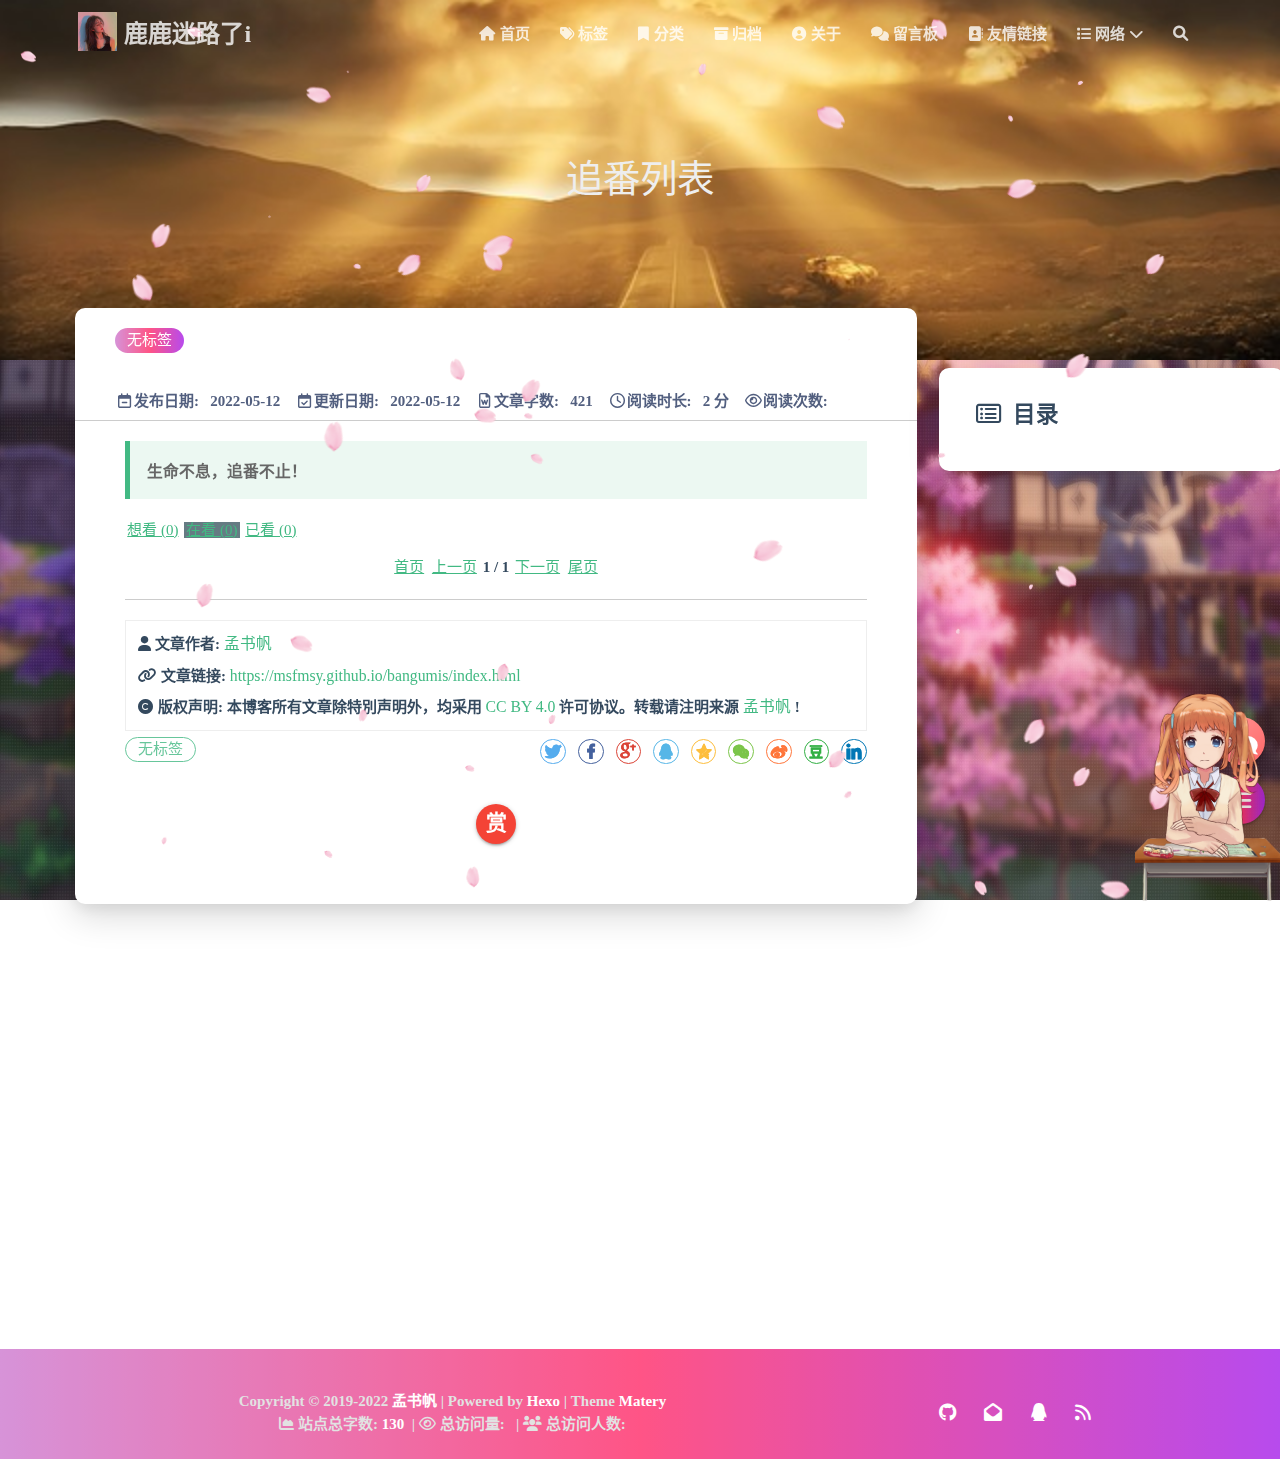
<file: bangumis/index.html>
<!DOCTYPE HTML>
<html lang="zh-CN">


<head>
    <meta charset="utf-8">
    <meta name="keywords" content="追番列表, 鹿鹿迷路了i">
    <meta name="description" content="能把喜欢的东西留在身边，这就是你努力的意义">
    <meta http-equiv="X-UA-Compatible" content="IE=edge">
    <meta name="viewport" content="width=device-width, initial-scale=1.0, user-scalable=no">
    <meta name="renderer" content="webkit|ie-stand|ie-comp">
    <meta name="mobile-web-app-capable" content="yes">
    <meta name="format-detection" content="telephone=no">
    <meta name="apple-mobile-web-app-capable" content="yes">
    <meta name="apple-mobile-web-app-status-bar-style" content="black-translucent">
    <meta name="referrer" content="no-referrer-when-downgrade">
    <!-- Global site tag (gtag.js) - Google Analytics -->


    

    <title>追番列表 | 鹿鹿迷路了i</title>
    <link rel="icon" type="image/png" href="/favicon.png">

    <link rel="stylesheet" type="text/css" href="/libs/awesome/css/all.min.css">
    <link rel="stylesheet" type="text/css" href="/libs/materialize/materialize.min.css">
    <link rel="stylesheet" type="text/css" href="/libs/aos/aos.css">
    <link rel="stylesheet" type="text/css" href="/libs/animate/animate.min.css">
    <link rel="stylesheet" type="text/css" href="/libs/lightGallery/css/lightgallery.min.css">
    <link rel="stylesheet" type="text/css" href="/css/matery.css">
    <link rel="stylesheet" type="text/css" href="/css/my.css">

    <script src="/libs/jquery/jquery-3.6.0.min.js"></script>

<meta name="generator" content="Hexo 6.1.0">
<style>.github-emoji { position: relative; display: inline-block; width: 1.2em; min-height: 1.2em; overflow: hidden; vertical-align: top; color: transparent; }  .github-emoji > span { position: relative; z-index: 10; }  .github-emoji img, .github-emoji .fancybox { margin: 0 !important; padding: 0 !important; border: none !important; outline: none !important; text-decoration: none !important; user-select: none !important; cursor: auto !important; }  .github-emoji img { height: 1.2em !important; width: 1.2em !important; position: absolute !important; left: 50% !important; top: 50% !important; transform: translate(-50%, -50%) !important; user-select: none !important; cursor: auto !important; } .github-emoji-fallback { color: inherit; } .github-emoji-fallback img { opacity: 0 !important; }</style>
<link rel="alternate" href="/atom.xml" title="鹿鹿迷路了i" type="application/atom+xml">
<link rel="stylesheet" href="/css/prism-tomorrow.css" type="text/css"></head>


<body>
    <header class="navbar-fixed">
    <nav id="headNav" class="bg-color nav-transparent">
        <div id="navContainer" class="nav-wrapper container">
            <div class="brand-logo">
                <a href="/" class="waves-effect waves-light">
                    
                    <img src="/medias/logo.png" class="logo-img" alt="LOGO">
                    
                    <span class="logo-span">鹿鹿迷路了i</span>
                </a>
            </div>
            

<a href="#" data-target="mobile-nav" class="sidenav-trigger button-collapse"><i class="fas fa-bars"></i></a>
<ul class="right nav-menu">
  
  <li class="hide-on-med-and-down nav-item">
    
    <a href="/" class="waves-effect waves-light">
      
      <i class="fas fa-home" style="zoom: 0.6;"></i>
      
      <span>首页</span>
    </a>
    
  </li>
  
  <li class="hide-on-med-and-down nav-item">
    
    <a href="/tags" class="waves-effect waves-light">
      
      <i class="fas fa-tags" style="zoom: 0.6;"></i>
      
      <span>标签</span>
    </a>
    
  </li>
  
  <li class="hide-on-med-and-down nav-item">
    
    <a href="/categories" class="waves-effect waves-light">
      
      <i class="fas fa-bookmark" style="zoom: 0.6;"></i>
      
      <span>分类</span>
    </a>
    
  </li>
  
  <li class="hide-on-med-and-down nav-item">
    
    <a href="/archives" class="waves-effect waves-light">
      
      <i class="fas fa-archive" style="zoom: 0.6;"></i>
      
      <span>归档</span>
    </a>
    
  </li>
  
  <li class="hide-on-med-and-down nav-item">
    
    <a href="/about" class="waves-effect waves-light">
      
      <i class="fas fa-user-circle" style="zoom: 0.6;"></i>
      
      <span>关于</span>
    </a>
    
  </li>
  
  <li class="hide-on-med-and-down nav-item">
    
    <a href="/contact" class="waves-effect waves-light">
      
      <i class="fas fa-comments" style="zoom: 0.6;"></i>
      
      <span>留言板</span>
    </a>
    
  </li>
  
  <li class="hide-on-med-and-down nav-item">
    
    <a href="/friends" class="waves-effect waves-light">
      
      <i class="fas fa-address-book" style="zoom: 0.6;"></i>
      
      <span>友情链接</span>
    </a>
    
  </li>
  
  <li class="hide-on-med-and-down nav-item">
    
    <a href="" class="waves-effect waves-light">

      
      <i class="fas fa-list" style="zoom: 0.6;"></i>
      
      <span>网络</span>
      <i class="fas fa-chevron-down" aria-hidden="true" style="zoom: 0.6;"></i>
    </a>
    <ul class="sub-nav menus_item_child ">
      
      <li>
        <a href="/musics">
          
          <i class="fas fa-music" style="margin-top: -20px; zoom: 0.6;"></i>
          
          <span>Musics</span>
        </a>
      </li>
      
      <li>
        <a href="/movies">
          
          <i class="fas fa-film" style="margin-top: -20px; zoom: 0.6;"></i>
          
          <span>Movies</span>
        </a>
      </li>
      
      <li>
        <a href="/books">
          
          <i class="fas fa-book" style="margin-top: -20px; zoom: 0.6;"></i>
          
          <span>Books</span>
        </a>
      </li>
      
      <li>
        <a href="/galleries">
          
          <i class="fas fa-image" style="margin-top: -20px; zoom: 0.6;"></i>
          
          <span>Galleries</span>
        </a>
      </li>
      
    </ul>
    
  </li>
  
  <li>
    <a href="#searchModal" class="modal-trigger waves-effect waves-light">
      <i id="searchIcon" class="fas fa-search" title="搜索" style="zoom: 0.85;"></i>
    </a>
  </li>
</ul>


<div id="mobile-nav" class="side-nav sidenav">

    <div class="mobile-head bg-color">
        
        <img src="/medias/logo.png" class="logo-img circle responsive-img">
        
        <div class="logo-name">鹿鹿迷路了i</div>
        <div class="logo-desc">
            
            能把喜欢的东西留在身边，这就是你努力的意义
            
        </div>
    </div>

    <ul class="menu-list mobile-menu-list">
        
        <li class="m-nav-item">
	  
		<a href="/" class="waves-effect waves-light">
			
			    <i class="fa-fw fas fa-home"></i>
			
			首页
		</a>
          
        </li>
        
        <li class="m-nav-item">
	  
		<a href="/tags" class="waves-effect waves-light">
			
			    <i class="fa-fw fas fa-tags"></i>
			
			标签
		</a>
          
        </li>
        
        <li class="m-nav-item">
	  
		<a href="/categories" class="waves-effect waves-light">
			
			    <i class="fa-fw fas fa-bookmark"></i>
			
			分类
		</a>
          
        </li>
        
        <li class="m-nav-item">
	  
		<a href="/archives" class="waves-effect waves-light">
			
			    <i class="fa-fw fas fa-archive"></i>
			
			归档
		</a>
          
        </li>
        
        <li class="m-nav-item">
	  
		<a href="/about" class="waves-effect waves-light">
			
			    <i class="fa-fw fas fa-user-circle"></i>
			
			关于
		</a>
          
        </li>
        
        <li class="m-nav-item">
	  
		<a href="/contact" class="waves-effect waves-light">
			
			    <i class="fa-fw fas fa-comments"></i>
			
			留言板
		</a>
          
        </li>
        
        <li class="m-nav-item">
	  
		<a href="/friends" class="waves-effect waves-light">
			
			    <i class="fa-fw fas fa-address-book"></i>
			
			友情链接
		</a>
          
        </li>
        
        <li class="m-nav-item">
	  
		<a href="javascript:;">
			
				<i class="fa-fw fas fa-list"></i>
			
			网络
			<span class="m-icon"><i class="fas fa-chevron-right"></i></span>
		</a>
            <ul  style="background:  ;" >
              
                <li>

                  <a href="/musics " style="margin-left:75px">
				  
				   <i class="fa fas fa-music" style="position: absolute;left:50px" ></i>
			      
		          <span>Musics</span>
                  </a>
                </li>
              
                <li>

                  <a href="/movies " style="margin-left:75px">
				  
				   <i class="fa fas fa-film" style="position: absolute;left:50px" ></i>
			      
		          <span>Movies</span>
                  </a>
                </li>
              
                <li>

                  <a href="/books " style="margin-left:75px">
				  
				   <i class="fa fas fa-book" style="position: absolute;left:50px" ></i>
			      
		          <span>Books</span>
                  </a>
                </li>
              
                <li>

                  <a href="/galleries " style="margin-left:75px">
				  
				   <i class="fa fas fa-image" style="position: absolute;left:50px" ></i>
			      
		          <span>Galleries</span>
                  </a>
                </li>
              
            </ul>
          
        </li>
        
        
        <li><div class="divider"></div></li>
        <li>
            <a href="https://github.com/blinkfox/hexo-theme-matery" class="waves-effect waves-light" target="_blank">
                <i class="fab fa-github-square fa-fw"></i>Fork Me
            </a>
        </li>
        
    </ul>
</div>


        </div>

        
            <style>
    .nav-transparent .github-corner {
        display: none !important;
    }

    .github-corner {
        position: absolute;
        z-index: 10;
        top: 0;
        right: 0;
        border: 0;
        transform: scale(1.1);
    }

    .github-corner svg {
        color: #0f9d58;
        fill: #fff;
        height: 64px;
        width: 64px;
    }

    .github-corner:hover .octo-arm {
        animation: a 0.56s ease-in-out;
    }

    .github-corner .octo-arm {
        animation: none;
    }

    @keyframes a {
        0%,
        to {
            transform: rotate(0);
        }
        20%,
        60% {
            transform: rotate(-25deg);
        }
        40%,
        80% {
            transform: rotate(10deg);
        }
    }
</style>

<a href="https://github.com/blinkfox/hexo-theme-matery" class="github-corner tooltipped hide-on-med-and-down" target="_blank"
   data-tooltip="Fork Me" data-position="left" data-delay="50">
    <svg viewBox="0 0 250 250" aria-hidden="true">
        <path d="M0,0 L115,115 L130,115 L142,142 L250,250 L250,0 Z"></path>
        <path d="M128.3,109.0 C113.8,99.7 119.0,89.6 119.0,89.6 C122.0,82.7 120.5,78.6 120.5,78.6 C119.2,72.0 123.4,76.3 123.4,76.3 C127.3,80.9 125.5,87.3 125.5,87.3 C122.9,97.6 130.6,101.9 134.4,103.2"
              fill="currentColor" style="transform-origin: 130px 106px;" class="octo-arm"></path>
        <path d="M115.0,115.0 C114.9,115.1 118.7,116.5 119.8,115.4 L133.7,101.6 C136.9,99.2 139.9,98.4 142.2,98.6 C133.8,88.0 127.5,74.4 143.8,58.0 C148.5,53.4 154.0,51.2 159.7,51.0 C160.3,49.4 163.2,43.6 171.4,40.1 C171.4,40.1 176.1,42.5 178.8,56.2 C183.1,58.6 187.2,61.8 190.9,65.4 C194.5,69.0 197.7,73.2 200.1,77.6 C213.8,80.2 216.3,84.9 216.3,84.9 C212.7,93.1 206.9,96.0 205.4,96.6 C205.1,102.4 203.0,107.8 198.3,112.5 C181.9,128.9 168.3,122.5 157.7,114.1 C157.9,116.9 156.7,120.9 152.7,124.9 L141.0,136.5 C139.8,137.7 141.6,141.9 141.8,141.8 Z"
              fill="currentColor" class="octo-body"></path>
    </svg>
</a>
        
    </nav>

</header>

    



<div class="bg-cover pd-header post-cover" style="background-image: url('/medias/featureimages/22.jpg')">
    <div class="container" style="right: 0px;left: 0px;">
        <div class="row">
            <div class="col s12 m12 l12">
                <div class="brand">
                    <h1 class="description center-align post-title">追番列表</h1>
                </div>
            </div>
        </div>
    </div>
</div>




<main class="post-container content">

    
    <link rel="stylesheet" href="/libs/tocbot/tocbot.css">
<style>
    #articleContent h1::before,
    #articleContent h2::before,
    #articleContent h3::before,
    #articleContent h4::before,
    #articleContent h5::before,
    #articleContent h6::before {
        display: block;
        content: " ";
        height: 100px;
        margin-top: -100px;
        visibility: hidden;
    }

    #articleContent :focus {
        outline: none;
    }

    .toc-fixed {
        position: fixed;
        top: 64px;
    }

    .toc-widget {
        width: 345px;
        padding-left: 20px;
    }

    .toc-widget .toc-title {
        padding: 35px 0 15px 17px;
        font-size: 1.5rem;
        font-weight: bold;
        line-height: 1.5rem;
    }

    .toc-widget ol {
        padding: 0;
        list-style: none;
    }

    #toc-content {
        padding-bottom: 30px;
        overflow: auto;
    }

    #toc-content ol {
        padding-left: 10px;
    }

    #toc-content ol li {
        padding-left: 10px;
    }

    #toc-content .toc-link:hover {
        color: #42b983;
        font-weight: 700;
        text-decoration: underline;
    }

    #toc-content .toc-link::before {
        background-color: transparent;
        max-height: 25px;

        position: absolute;
        right: 23.5vw;
        display: block;
    }

    #toc-content .is-active-link {
        color: #42b983;
    }

    #floating-toc-btn {
        position: fixed;
        right: 15px;
        bottom: 76px;
        padding-top: 15px;
        margin-bottom: 0;
        z-index: 998;
    }

    #floating-toc-btn .btn-floating {
        width: 48px;
        height: 48px;
    }

    #floating-toc-btn .btn-floating i {
        line-height: 48px;
        font-size: 1.4rem;
    }
</style>
<div class="row">
    <div id="main-content" class="col s12 m12 l9">
        <!-- 文章内容详情 -->
<div id="artDetail">
    <div class="card">
        <div class="card-content article-info">
            <div class="row tag-cate">
                <div class="col s7">
                    
                          <div class="article-tag">
                            <span class="chip bg-color">无标签</span>
                          </div>
                    
                </div>
                <div class="col s5 right-align">
                    
                </div>
            </div>

            <div class="post-info">
                
                <div class="post-date info-break-policy">
                    <i class="far fa-calendar-minus fa-fw"></i>发布日期:&nbsp;&nbsp;
                    2022-05-12
                </div>
                

                
                <div class="post-date info-break-policy">
                    <i class="far fa-calendar-check fa-fw"></i>更新日期:&nbsp;&nbsp;
                    2022-05-12
                </div>
                

                
                <div class="info-break-policy">
                    <i class="far fa-file-word fa-fw"></i>文章字数:&nbsp;&nbsp;
                    421
                </div>
                

                
                <div class="info-break-policy">
                    <i class="far fa-clock fa-fw"></i>阅读时长:&nbsp;&nbsp;
                    2 分
                </div>
                

                
                    <div id="busuanzi_container_page_pv" class="info-break-policy">
                        <i class="far fa-eye fa-fw"></i>阅读次数:&nbsp;&nbsp;
                        <span id="busuanzi_value_page_pv"></span>
                    </div>
				
            </div>
        </div>
        <hr class="clearfix">

        

        

        <div class="card-content article-card-content">
            <div id="articleContent">
                
<blockquote>
    <p>生命不息，追番不止！</p>
</blockquote>

<style>
    .bangumi-tabs{margin-bottom:15px;margin-top:15px}.bangumi-tab{padding:5px}a.bangumi-tab{text-decoration:none}.bangumi-active{background:#657b83;color:#fff}.bangumi-item{position:relative;clear:both;padding:10px 0;border-bottom:1px solid #ddd;min-height:180px}@media screen and (max-width:600px){.bangumi-item{width:100%}}.bangumi-picture{position:absolute;left:0;top:10px;width:110px}.bangumi-picture img{margin:10px 0}.bangumi-info{padding-left:120px;margin-top:10px}.bangumi-meta{font-size:12px;padding-right:10px;height:45px}.bangumi-comments{font-size:12px;margin-top:10px}.bangumi-comments>p{word-break:break-all;text-overflow:ellipsis;overflow:hidden;white-space:normal;display:-webkit-box;-webkit-box-orient:vertical;-webkit-line-clamp:3}.bangumi-pagination{margin-top:15px;text-align:center;margin-bottom:10px}.bangumi-button{padding:5px}.bangumi-button:hover{background:#657b83;color:#fff}.bangumi-hide{display:none}.bangumi-show{display:block}.bangumi-title{font-size:18px}.bangumi-title a{line-height:1;text-decoration:none}.bangumi-info-items{font-size:12px;color:#2fd8d8;padding-top:10px;line-height:1;float:left;width:100%}.bangumi-info-item{display:inline-block;width:13%;border-right:1px solid #2fd8d8;text-align:center;height:34px}.bangumi-info-label{display:block;line-height:12px}.bangumi-info-item em{display:block;padding-top:6px;line-height:17px;font-style:normal;font-weight:700}.bangumi-info-total{padding-top:11px;display:block;line-height:12px;font-weight:700}.bangumi-info-item-score{border-right:1px solid #0000;width:50px}.bangumi-info-label-em{color:transparent;opacity:0;visibility:hidden;line-height:6px!important;padding:0!important}@media (max-width:650px){.bangumi-coin,.bangumi-type{display:none}.bangumi-info-item{width:16%}}@media (max-width:590px){.bangumi-danmaku,.bangumi-wish{display:none}.bangumi-info-item{width:19%}}@media (max-width:520px){.bangumi-doing,.bangumi-play{display:none}.bangumi-info-item{width:24%}}@media (max-width:480px){.bangumi-collect,.bangumi-follow{display:none}.bangumi-info-item{width:30%}}@media (max-width:400px){.bangumi-area{display:none}.bangumi-info-item{width:45%}}
</style>
<div class="bangumi-tabs">
    <a class="bangumi-tab" id="bangumi-tab1" href="javascript:;" rel="external" target="_self" onclick="return false">
    想看
    (0)</a>
    <a class="bangumi-tab" id="bangumi-tab2" href="javascript:;" rel="external" target="_self" onclick="return false">
        在看
        (0)</a>
    <a class="bangumi-tab" id="bangumi-tab3" href="javascript:;" rel="external" target="_self" onclick="return false">
        已看
        (0)</a>
</div>
<div>
    <div id="bangumi-item1">
        
        <div class="bangumi-pagination">
    <a class="bangumi-button bangumi-firstpage" href="javascript:;" target="_self" onclick="return false"> 首页</a>
    <a class="bangumi-button bangumi-previouspage" href="javascript:;" target="_self" onclick="return false">上一页</a>
    <span class="bangumi-pagenum">2 / 3</span>
    <a class="bangumi-button bangumi-nextpage" href="javascript:;" target="_self" onclick="return false">下一页</a>
    <a class="bangumi-button bangumi-lastpage" href="javascript:;" target="_self" onclick="return false">尾页</a>
</div>
    </div>
    <div id="bangumi-item2">
        
        <div class="bangumi-pagination">
    <a class="bangumi-button bangumi-firstpage" href="javascript:;" target="_self" onclick="return false"> 首页</a>
    <a class="bangumi-button bangumi-previouspage" href="javascript:;" target="_self" onclick="return false">上一页</a>
    <span class="bangumi-pagenum">2 / 3</span>
    <a class="bangumi-button bangumi-nextpage" href="javascript:;" target="_self" onclick="return false">下一页</a>
    <a class="bangumi-button bangumi-lastpage" href="javascript:;" target="_self" onclick="return false">尾页</a>
</div>
    </div>
    <div id="bangumi-item3">
        
        <div class="bangumi-pagination">
    <a class="bangumi-button bangumi-firstpage" href="javascript:;" target="_self" onclick="return false"> 首页</a>
    <a class="bangumi-button bangumi-previouspage" href="javascript:;" target="_self" onclick="return false">上一页</a>
    <span class="bangumi-pagenum">2 / 3</span>
    <a class="bangumi-button bangumi-nextpage" href="javascript:;" target="_self" onclick="return false">下一页</a>
    <a class="bangumi-button bangumi-lastpage" href="javascript:;" target="_self" onclick="return false">尾页</a>
</div>
    </div>
</div>
<script>
    "use strict";/* eslint-disable no-plusplus */(function(){// eslint-disable-next-line func-style
function a(){this.classList.add("bangumi-active");for(var a=this.siblings(),b=0;b<a.length;b++)a[b].classList.remove("bangumi-active");// 显示对应板块
var c=this.id.replace("tab","item"),d=document.getElementById(c);d.classList.remove("bangumi-hide"),d.classList.add("bangumi-show"),a=document.getElementById(c).siblings();for(var e=0;e<a.length;e++)a[e].classList.remove("bangumi-show"),a[e].classList.add("bangumi-hide")}Element.prototype.siblings=function(){for(var a=[],b=this.parentNode.children,c=0;c<b.length;c++)b[c]!==this&&a.push(b[c]);return a};for(var b=document.getElementsByClassName("bangumi-tab"),c=0;c<b.length;c++)b[c].onclick=a,b[c].onclick.apply(b[c])})();

    document.getElementsByClassName('bangumi-tab')[1].click();
    /* eslint-disable no-plusplus, func-style */(function(){var a=Math.ceil;function b(b,c){return`${b+1} / ${a(0==c.length/10?1:a(c.length/10))}`}function c(){const a=this.parentNode.siblings();g(a,0),this.parentNode.getElementsByClassName("bangumi-pagenum")[0].innerText=b(0,a)}function d(){const a=this.parentNode.siblings();let c=this.parentNode.getElementsByClassName("bangumi-pagenum")[0].innerText;c=c.substr(0,c.indexOf("/")-1),c=parseInt(c,10)-1,0<c&&c--,g(a,c),this.parentNode.getElementsByClassName("bangumi-pagenum")[0].innerText=b(c,a)}function e(){const c=this.parentNode.siblings();let d=this.parentNode.getElementsByClassName("bangumi-pagenum")[0].innerText;d=d.substr(0,d.indexOf("/")-1),d=parseInt(d,10)-1,d<a(c.length/10)-1&&d++,g(c,d),this.parentNode.getElementsByClassName("bangumi-pagenum")[0].innerText=b(d,c)}function f(){const c=this.parentNode.siblings();g(c,a(c.length/10)-1),this.parentNode.getElementsByClassName("bangumi-pagenum")[0].innerText=b(-1==a(c.length/10)-1?0:a(c.length/10)-1,c)}function g(a,b){for(let c=0;c<a.length;c++)if(Math.floor(c/10)===b){a[c].classList.remove("bangumi-hide");const[b]=a[c].getElementsByTagName("img");b.src=b.getAttribute("data-src")}else a[c].classList.add("bangumi-hide")}const h=document.getElementsByClassName("bangumi-firstpage"),j=document.getElementsByClassName("bangumi-previouspage"),k=document.getElementsByClassName("bangumi-nextpage"),l=document.getElementsByClassName("bangumi-lastpage"),m=document.getElementsByClassName("bangumi-pagenum");for(let b=0;b<h.length;b++){h[b].onclick=c,j[b].onclick=d,k[b].onclick=e,l[b].onclick=f;// set page num
const g=m[b].parentNode.siblings().length;m[b].innerText=`1 / ${0===a(g/10)?1:a(g/10)}`,h[b].click()}})();

</script>

                
            </div>
            <hr/>

            

    <div class="reprint" id="reprint-statement">
        
            <div class="reprint__author">
                <span class="reprint-meta" style="font-weight: bold;">
                    <i class="fas fa-user">
                        文章作者:
                    </i>
                </span>
                <span class="reprint-info">
                    <a href="/about" rel="external nofollow noreferrer">孟书帆</a>
                </span>
            </div>
            <div class="reprint__type">
                <span class="reprint-meta" style="font-weight: bold;">
                    <i class="fas fa-link">
                        文章链接:
                    </i>
                </span>
                <span class="reprint-info">
                    <a href="https://msfmsy.github.io/bangumis/index.html">https://msfmsy.github.io/bangumis/index.html</a>
                </span>
            </div>
            <div class="reprint__notice">
                <span class="reprint-meta" style="font-weight: bold;">
                    <i class="fas fa-copyright">
                        版权声明:
                    </i>
                </span>
                <span class="reprint-info">
                    本博客所有文章除特別声明外，均采用
                    <a href="https://creativecommons.org/licenses/by/4.0/deed.zh" rel="external nofollow noreferrer" target="_blank">CC BY 4.0</a>
                    许可协议。转载请注明来源
                    <a href="/about" target="_blank">孟书帆</a>
                    !
                </span>
            </div>
        
    </div>

    <script async defer>
      document.addEventListener("copy", function (e) {
        let toastHTML = '<span>复制成功，请遵循本文的转载规则</span><button class="btn-flat toast-action" onclick="navToReprintStatement()" style="font-size: smaller">查看</a>';
        M.toast({html: toastHTML})
      });

      function navToReprintStatement() {
        $("html, body").animate({scrollTop: $("#reprint-statement").offset().top - 80}, 800);
      }
    </script>



            <div class="tag_share" style="display: block;">
                <div class="post-meta__tag-list" style="display: inline-block;">
                    
                        <div class="article-tag">
                            <span class="chip bg-color">无标签</span>
                        </div>
                    
                </div>
                <div class="post_share" style="zoom: 80%; width: fit-content; display: inline-block; float: right; margin: -0.15rem 0;">
                    <link rel="stylesheet" type="text/css" href="/libs/share/css/share.min.css">
<div id="article-share">

    
    <div class="social-share" data-sites="twitter,facebook,google,qq,qzone,wechat,weibo,douban,linkedin" data-wechat-qrcode-helper="<p>微信扫一扫即可分享！</p>"></div>
    <script src="/libs/share/js/social-share.min.js"></script>
    

    

</div>

                </div>
            </div>
            
                <style>
    #reward {
        margin: 40px 0;
        text-align: center;
    }

    #reward .reward-link {
        font-size: 1.4rem;
        line-height: 38px;
    }

    #reward .btn-floating:hover {
        box-shadow: 0 6px 12px rgba(0, 0, 0, 0.2), 0 5px 15px rgba(0, 0, 0, 0.2);
    }

    #rewardModal {
        width: 320px;
        height: 350px;
    }

    #rewardModal .reward-title {
        margin: 15px auto;
        padding-bottom: 5px;
    }

    #rewardModal .modal-content {
        padding: 10px;
    }

    #rewardModal .close {
        position: absolute;
        right: 15px;
        top: 15px;
        color: rgba(0, 0, 0, 0.5);
        font-size: 1.3rem;
        line-height: 20px;
        cursor: pointer;
    }

    #rewardModal .close:hover {
        color: #ef5350;
        transform: scale(1.3);
        -moz-transform:scale(1.3);
        -webkit-transform:scale(1.3);
        -o-transform:scale(1.3);
    }

    #rewardModal .reward-tabs {
        margin: 0 auto;
        width: 210px;
    }

    .reward-tabs .tabs {
        height: 38px;
        margin: 10px auto;
        padding-left: 0;
    }

    .reward-content ul {
        padding-left: 0 !important;
    }

    .reward-tabs .tabs .tab {
        height: 38px;
        line-height: 38px;
    }

    .reward-tabs .tab a {
        color: #fff;
        background-color: #ccc;
    }

    .reward-tabs .tab a:hover {
        background-color: #ccc;
        color: #fff;
    }

    .reward-tabs .wechat-tab .active {
        color: #fff !important;
        background-color: #22AB38 !important;
    }

    .reward-tabs .alipay-tab .active {
        color: #fff !important;
        background-color: #019FE8 !important;
    }

    .reward-tabs .reward-img {
        width: 210px;
        height: 210px;
    }
</style>

<div id="reward">
    <a href="#rewardModal" class="reward-link modal-trigger btn-floating btn-medium waves-effect waves-light red">赏</a>

    <!-- Modal Structure -->
    <div id="rewardModal" class="modal">
        <div class="modal-content">
            <a class="close modal-close"><i class="fas fa-times"></i></a>
            <h4 class="reward-title">你的赏识是我前进的动力</h4>
            <div class="reward-content">
                <div class="reward-tabs">
                    <ul class="tabs row">
                        <li class="tab col s6 alipay-tab waves-effect waves-light"><a href="#alipay">支付宝</a></li>
                        <li class="tab col s6 wechat-tab waves-effect waves-light"><a href="#wechat">微 信</a></li>
                    </ul>
                    <div id="alipay">
                        <img src="/medias/reward/alipay.jpg" class="reward-img" alt="支付宝打赏二维码">
                    </div>
                    <div id="wechat">
                        <img src="/medias/reward/wechat.png" class="reward-img" alt="微信打赏二维码">
                    </div>
                </div>
            </div>
        </div>
    </div>
</div>

<script>
    $(function () {
        $('.tabs').tabs();
    });
</script>

            
        </div>
    </div>

    

    

    

    

    
        <style>
    .valine-card {
        margin: 1.5rem auto;
    }

    .valine-card .card-content {
        padding: 20px 20px 5px 20px;
    }

    #vcomments textarea {
        box-sizing: border-box;
        background: url("/medias/comment_bg.png") 100% 100% no-repeat;
    }

    #vcomments p {
        margin: 2px 2px 10px;
        font-size: 1.05rem;
        line-height: 1.78rem;
    }

    #vcomments blockquote p {
        text-indent: 0.2rem;
    }

    #vcomments a {
        padding: 0 2px;
        color: #4cbf30;
        font-weight: 500;
        text-decoration: none;
    }

    #vcomments img {
        max-width: 100%;
        height: auto;
        cursor: pointer;
    }

    #vcomments ol li {
        list-style-type: decimal;
    }

    #vcomments ol,
    ul {
        display: block;
        padding-left: 2em;
        word-spacing: 0.05rem;
    }

    #vcomments ul li,
    ol li {
        display: list-item;
        line-height: 1.8rem;
        font-size: 1rem;
    }

    #vcomments ul li {
        list-style-type: disc;
    }

    #vcomments ul ul li {
        list-style-type: circle;
    }

    #vcomments table, th, td {
        padding: 12px 13px;
        border: 1px solid #dfe2e5;
    }

    #vcomments table, th, td {
        border: 0;
    }

    table tr:nth-child(2n), thead {
        background-color: #fafafa;
    }

    #vcomments table th {
        background-color: #f2f2f2;
        min-width: 80px;
    }

    #vcomments table td {
        min-width: 80px;
    }

    #vcomments h1 {
        font-size: 1.85rem;
        font-weight: bold;
        line-height: 2.2rem;
    }

    #vcomments h2 {
        font-size: 1.65rem;
        font-weight: bold;
        line-height: 1.9rem;
    }

    #vcomments h3 {
        font-size: 1.45rem;
        font-weight: bold;
        line-height: 1.7rem;
    }

    #vcomments h4 {
        font-size: 1.25rem;
        font-weight: bold;
        line-height: 1.5rem;
    }

    #vcomments h5 {
        font-size: 1.1rem;
        font-weight: bold;
        line-height: 1.4rem;
    }

    #vcomments h6 {
        font-size: 1rem;
        line-height: 1.3rem;
    }

    #vcomments p {
        font-size: 1rem;
        line-height: 1.5rem;
    }

    #vcomments hr {
        margin: 12px 0;
        border: 0;
        border-top: 1px solid #ccc;
    }

    #vcomments blockquote {
        margin: 15px 0;
        border-left: 5px solid #42b983;
        padding: 1rem 0.8rem 0.3rem 0.8rem;
        color: #666;
        background-color: rgba(66, 185, 131, .1);
    }

    #vcomments pre {
        font-family: monospace, monospace;
        padding: 1.2em;
        margin: .5em 0;
        background: #272822;
        overflow: auto;
        border-radius: 0.3em;
        tab-size: 4;
    }

    #vcomments code {
        font-family: monospace, monospace;
        padding: 1px 3px;
        font-size: 0.92rem;
        color: #e96900;
        background-color: #f8f8f8;
        border-radius: 2px;
    }

    #vcomments pre code {
        font-family: monospace, monospace;
        padding: 0;
        color: #e8eaf6;
        background-color: #272822;
    }

    #vcomments pre[class*="language-"] {
        padding: 1.2em;
        margin: .5em 0;
    }

    #vcomments code[class*="language-"],
    pre[class*="language-"] {
        color: #e8eaf6;
    }

    #vcomments [type="checkbox"]:not(:checked), [type="checkbox"]:checked {
        position: inherit;
        margin-left: -1.3rem;
        margin-right: 0.4rem;
        margin-top: -1px;
        vertical-align: middle;
        left: unset;
        visibility: visible;
    }

    #vcomments b,
    strong {
        font-weight: bold;
    }

    #vcomments dfn {
        font-style: italic;
    }

    #vcomments small {
        font-size: 85%;
    }

    #vcomments cite {
        font-style: normal;
    }

    #vcomments mark {
        background-color: #fcf8e3;
        padding: .2em;
    }

    #vcomments table, th, td {
        padding: 12px 13px;
        border: 1px solid #dfe2e5;
    }

    table tr:nth-child(2n), thead {
        background-color: #fafafa;
    }

    #vcomments table th {
        background-color: #f2f2f2;
        min-width: 80px;
    }

    #vcomments table td {
        min-width: 80px;
    }

    #vcomments [type="checkbox"]:not(:checked), [type="checkbox"]:checked {
        position: inherit;
        margin-left: -1.3rem;
        margin-right: 0.4rem;
        margin-top: -1px;
        vertical-align: middle;
        left: unset;
        visibility: visible;
    }
</style>

<div class="card valine-card" data-aos="fade-up">
    <div class="comment_headling" style="font-size: 20px; font-weight: 700; position: relative; padding-left: 20px; top: 15px; padding-bottom: 5px;">
        <i class="fas fa-comments fa-fw" aria-hidden="true"></i>
        <span>评论</span>
    </div>
    <div id="vcomments" class="card-content" style="display: grid">
    </div>
</div>

<script src="/libs/valine/av-min.js"></script>
<script src="/libs/valine/Valine.min.js"></script>
<script>
    new Valine({
        el: '#vcomments',
        appId: '',
        appKey: '',
        notify: 'true' === 'true',
        verify: 'false' === 'true',
        visitor: 'true' === 'true',
        avatar: 'mm',
        pageSize: '10',
        lang: 'zh-cn',
        placeholder: '请畅所欲言！'
    });
</script>

<!--酷Q推送-->

<!-- 直达评论 -->
<div id="to_comment" class="comment-scroll">
    <a class="btn-floating btn-large waves-effect waves-light" href="#vcomments" title="直达评论">
        <i class="fas fa-comments"></i>
    </a>
</div>



    

    

    

    

    

    

<article id="prenext-posts" class="prev-next articles">
    <div class="row article-row">
        
        <div class="article col s12 m6" data-aos="fade-up" data-aos="fade-up">
            <div class="article-badge left-badge text-color">
                <i class="far fa-dot-circle"></i>&nbsp;本篇
            </div>
            <div class="card">
                <a href="/bangumis/index.html">
                    <div class="card-image">
                        
                        
                        <img src="/medias/featureimages/22.jpg" class="responsive-img" alt="追番列表">
                        
                        <span class="card-title">追番列表</span>
                    </div>
                </a>
                <div class="card-content article-content">
                    <div class="summary block-with-text">
                        
                            
                        
                    </div>
                    <div class="publish-info">
                            <span class="publish-date">
                                <i class="far fa-clock fa-fw icon-date"></i>2022-05-12
                            </span>
                        <span class="publish-author">
                            
                            <i class="fas fa-user fa-fw"></i>
                            孟书帆
                            
                        </span>
                    </div>
                </div>

                
            </div>
        </div>
        
        
        <div class="article col s12 m6" data-aos="fade-up">
            <div class="article-badge right-badge text-color">
                本篇&nbsp;<i class="far fa-dot-circle"></i>
            </div>
            <div class="card">
                <a href="/bangumis/index.html">
                    <div class="card-image">
                        
                        
                        <img src="/medias/featureimages/22.jpg" class="responsive-img" alt="追番列表">
                        
                        <span class="card-title">追番列表</span>
                    </div>
                </a>
                <div class="card-content article-content">
                    <div class="summary block-with-text">
                        
                            
                        
                    </div>
                    <div class="publish-info">
                            <span class="publish-date">
                                <i class="far fa-clock fa-fw icon-date"></i>2022-05-12
                            </span>
                        <span class="publish-author">
                            
                            <i class="fas fa-user fa-fw"></i>
                            孟书帆
                            
                        </span>
                    </div>
                </div>

                
            </div>
        </div>
        
    </div>
</article>

</div>



<!-- 代码块功能依赖 -->
<script type="text/javascript" src="/libs/codeBlock/codeBlockFuction.js"></script>

<!-- 代码语言 -->

<script type="text/javascript" src="/libs/codeBlock/codeLang.js"></script>


<!-- 代码块复制 -->

<script type="text/javascript" src="/libs/codeBlock/codeCopy.js"></script>


<!-- 代码块收缩 -->

<script type="text/javascript" src="/libs/codeBlock/codeShrink.js"></script>


    </div>
    <div id="toc-aside" class="expanded col l3 hide-on-med-and-down">
        <div class="toc-widget card" style="background-color: white;">
            <div class="toc-title"><i class="far fa-list-alt"></i>&nbsp;&nbsp;目录</div>
            <div id="toc-content"></div>
        </div>
    </div>
</div>

<!-- TOC 悬浮按钮. -->

<div id="floating-toc-btn" class="hide-on-med-and-down">
    <a class="btn-floating btn-large bg-color">
        <i class="fas fa-list-ul"></i>
    </a>
</div>


<script src="/libs/tocbot/tocbot.min.js"></script>
<script>
    $(function () {
        tocbot.init({
            tocSelector: '#toc-content',
            contentSelector: '#articleContent',
            headingsOffset: -($(window).height() * 0.4 - 45),
            collapseDepth: Number('0'),
            headingSelector: 'h2, h3, h4'
        });

        // Set scroll toc fixed.
        let tocHeight = parseInt($(window).height() * 0.4 - 64);
        let $tocWidget = $('.toc-widget');
        $(window).scroll(function () {
            let scroll = $(window).scrollTop();
            /* add post toc fixed. */
            if (scroll > tocHeight) {
                $tocWidget.addClass('toc-fixed');
            } else {
                $tocWidget.removeClass('toc-fixed');
            }
        });

        
        /* 修复文章卡片 div 的宽度. */
        let fixPostCardWidth = function (srcId, targetId) {
            let srcDiv = $('#' + srcId);
            if (srcDiv.length === 0) {
                return;
            }

            let w = srcDiv.width();
            if (w >= 450) {
                w = w + 21;
            } else if (w >= 350 && w < 450) {
                w = w + 18;
            } else if (w >= 300 && w < 350) {
                w = w + 16;
            } else {
                w = w + 14;
            }
            $('#' + targetId).width(w);
        };

        // 切换TOC目录展开收缩的相关操作.
        const expandedClass = 'expanded';
        let $tocAside = $('#toc-aside');
        let $mainContent = $('#main-content');
        $('#floating-toc-btn .btn-floating').click(function () {
            if ($tocAside.hasClass(expandedClass)) {
                $tocAside.removeClass(expandedClass).hide();
                $mainContent.removeClass('l9');
            } else {
                $tocAside.addClass(expandedClass).show();
                $mainContent.addClass('l9');
            }
            fixPostCardWidth('artDetail', 'prenext-posts');
        });
        
    });
</script>

    

</main>




    <footer class="page-footer bg-color">
    
        <link rel="stylesheet" href="/libs/aplayer/APlayer.min.css">
<style>
    .aplayer .aplayer-lrc p {
        
        display: none;
        
        font-size: 12px;
        font-weight: 700;
        line-height: 16px !important;
    }

    .aplayer .aplayer-lrc p.aplayer-lrc-current {
        
        display: none;
        
        font-size: 15px;
        color: #42b983;
    }

    
    .aplayer.aplayer-fixed.aplayer-narrow .aplayer-body {
        left: -66px !important;
    }

    .aplayer.aplayer-fixed.aplayer-narrow .aplayer-body:hover {
        left: 0px !important;
    }

    
</style>
<div class="">
    
    <div class="row">
        <meting-js class="col l8 offset-l2 m10 offset-m1 s12"
                   server="netease"
                   type="playlist"
                   id="1357399743"
                   fixed='true'
                   autoplay='true'
                   theme='#42b983'
                   loop='all'
                   order='random'
                   preload='auto'
                   volume='0.7'
                   list-folded='true'
        >
        </meting-js>
    </div>
</div>

<script src="/libs/aplayer/APlayer.min.js"></script>
<script src="/libs/aplayer/Meting.min.js"></script>

    

    <div class="container row center-align"
         style="margin-bottom: 0px !important;">
        <div class="col s12 m8 l8 copy-right">
            Copyright&nbsp;&copy;
            
                <span id="year">2019-2022</span>
            
            <a href="/about" target="_blank">孟书帆</a>
            |&nbsp;Powered by&nbsp;<a href="https://hexo.io/" target="_blank">Hexo</a>
            |&nbsp;Theme&nbsp;<a href="https://github.com/blinkfox/hexo-theme-matery" target="_blank">Matery</a>
            <br>
            
                &nbsp;<i class="fas fa-chart-area"></i>&nbsp;站点总字数:&nbsp;<span
                        class="white-color">130</span>
            
            
            
                
            
            
                <span id="busuanzi_container_site_pv">
                &nbsp;|&nbsp;<i class="far fa-eye"></i>&nbsp;总访问量:&nbsp;
                    <span id="busuanzi_value_site_pv" class="white-color"></span>
            </span>
            
            
                <span id="busuanzi_container_site_uv">
                &nbsp;|&nbsp;<i class="fas fa-users"></i>&nbsp;总访问人数:&nbsp;
                    <span id="busuanzi_value_site_uv" class="white-color"></span>
            </span>
            
            <br>

            <!-- 运行天数提醒. -->
            
            <br>
            
        </div>
        <div class="col s12 m4 l4 social-link social-statis">
    <a href="https://github.com/msfmsy" class="tooltipped" target="_blank" data-tooltip="访问我的GitHub" data-position="top" data-delay="50">
        <i class="fab fa-github"></i>
    </a>



    <a href="mailto:835113674@qq.com" class="tooltipped" target="_blank" data-tooltip="邮件联系我" data-position="top" data-delay="50">
        <i class="fas fa-envelope-open"></i>
    </a>







    <a href="tencent://AddContact/?fromId=50&fromSubId=1&subcmd=all&uin=835113674" class="tooltipped" target="_blank" data-tooltip="QQ联系我: 835113674" data-position="top" data-delay="50">
        <i class="fab fa-qq"></i>
    </a>







    <a href="/atom.xml" class="tooltipped" target="_blank" data-tooltip="RSS 订阅" data-position="top" data-delay="50">
        <i class="fas fa-rss"></i>
    </a>

</div>
    </div>
</footer>

<div class="progress-bar"></div>


    <!-- 搜索遮罩框 -->
<div id="searchModal" class="modal">
    <div class="modal-content">
        <div class="search-header">
            <span class="title"><i class="fas fa-search"></i>&nbsp;&nbsp;搜索</span>
            <input type="search" id="searchInput" name="s" placeholder="请输入搜索的关键字"
                   class="search-input">
        </div>
        <div id="searchResult"></div>
    </div>
</div>

<script type="text/javascript">
$(function () {
    var searchFunc = function (path, search_id, content_id) {
        'use strict';
        $.ajax({
            url: path,
            dataType: "xml",
            success: function (xmlResponse) {
                // get the contents from search data
                var datas = $("entry", xmlResponse).map(function () {
                    return {
                        title: $("title", this).text(),
                        content: $("content", this).text(),
                        url: $("url", this).text()
                    };
                }).get();
                var $input = document.getElementById(search_id);
                var $resultContent = document.getElementById(content_id);
                $input.addEventListener('input', function () {
                    var str = '<ul class=\"search-result-list\">';
                    var keywords = this.value.trim().toLowerCase().split(/[\s\-]+/);
                    $resultContent.innerHTML = "";
                    if (this.value.trim().length <= 0) {
                        return;
                    }
                    // perform local searching
                    datas.forEach(function (data) {
                        var isMatch = true;
                        var data_title = data.title.trim().toLowerCase();
                        var data_content = data.content.trim().replace(/<[^>]+>/g, "").toLowerCase();
                        var data_url = data.url;
                        data_url = data_url.indexOf('/') === 0 ? data.url : '/' + data_url;
                        var index_title = -1;
                        var index_content = -1;
                        var first_occur = -1;
                        // only match artiles with not empty titles and contents
                        if (data_title !== '' && data_content !== '') {
                            keywords.forEach(function (keyword, i) {
                                index_title = data_title.indexOf(keyword);
                                index_content = data_content.indexOf(keyword);
                                if (index_title < 0 && index_content < 0) {
                                    isMatch = false;
                                } else {
                                    if (index_content < 0) {
                                        index_content = 0;
                                    }
                                    if (i === 0) {
                                        first_occur = index_content;
                                    }
                                }
                            });
                        }
                        // show search results
                        if (isMatch) {
                            str += "<li><a href='" + data_url + "' class='search-result-title'>" + data_title + "</a>";
                            var content = data.content.trim().replace(/<[^>]+>/g, "");
                            if (first_occur >= 0) {
                                // cut out 100 characters
                                var start = first_occur - 20;
                                var end = first_occur + 80;
                                if (start < 0) {
                                    start = 0;
                                }
                                if (start === 0) {
                                    end = 100;
                                }
                                if (end > content.length) {
                                    end = content.length;
                                }
                                var match_content = content.substr(start, end);
                                // highlight all keywords
                                keywords.forEach(function (keyword) {
                                    var regS = new RegExp(keyword, "gi");
                                    match_content = match_content.replace(regS, "<em class=\"search-keyword\">" + keyword + "</em>");
                                });

                                str += "<p class=\"search-result\">" + match_content + "...</p>"
                            }
                            str += "</li>";
                        }
                    });
                    str += "</ul>";
                    $resultContent.innerHTML = str;
                });
            }
        });
    };

    searchFunc('/search.xml', 'searchInput', 'searchResult');
});
</script>

    <!-- 回到顶部按钮 -->
<div id="backTop" class="top-scroll">
    <a class="btn-floating btn-large waves-effect waves-light" href="#!">
        <i class="fas fa-arrow-up"></i>
    </a>
</div>


    <script src="/libs/materialize/materialize.min.js"></script>
    <script src="/libs/masonry/masonry.pkgd.min.js"></script>
    <script src="/libs/aos/aos.js"></script>
    <script src="/libs/scrollprogress/scrollProgress.min.js"></script>
    <script src="/libs/lightGallery/js/lightgallery-all.min.js"></script>
    <script src="/js/matery.js"></script>

      <!-- 鼠标点击特效  富强民主文明 -->
      <script src="/js/click_show_text.js"></script>


    <div style="position:fixed;bottom:39.5px" data-autoplay="true">
        <iframe frameborder="no" border="0" marginwidth="0" marginheight="0" width=330 height=86 src="//music.163.com/outchain/player?type=2&id=488249475&auto=1&height=66"></iframe>
    </div>

    

    
        
        <script type="text/javascript">
            // 只在桌面版网页启用特效
            var windowWidth = $(window).width();
            if (windowWidth > 768) {
                document.write('<script type="text/javascript" src="/libs/others/sakura.js"><\/script>');
            }
        </script>
    

    <!-- 雪花特效 -->
    

    <!-- 鼠标星星特效 -->
     
        <script type="text/javascript">
            // 只在桌面版网页启用特效
            var windowWidth = $(window).width();
            if (windowWidth > 768) {
                document.write('<script type="text/javascript" src="/libs/others/star.js"><\/script>');
            }
        </script>
    

     
        <script src="https://ssl.captcha.qq.com/TCaptcha.js"></script>
        <script src="/libs/others/TencentCaptcha.js"></script>
        <button id="TencentCaptcha" data-appid="xxxxxxxxxx" data-cbfn="callback" type="button" hidden></button>
    

    <!-- Baidu Analytics -->

    <!-- Baidu Push -->

<script>
    (function () {
        var bp = document.createElement('script');
        var curProtocol = window.location.protocol.split(':')[0];
        if (curProtocol === 'https') {
            bp.src = 'https://zz.bdstatic.com/linksubmit/push.js';
        } else {
            bp.src = 'http://push.zhanzhang.baidu.com/push.js';
        }
        var s = document.getElementsByTagName("script")[0];
        s.parentNode.insertBefore(bp, s);
    })();
</script>

    
    <script src="/libs/others/clicklove.js" async="async"></script>
    
    
    <script async src="/libs/others/busuanzi.pure.mini.js"></script>
    

    

    

    <!--腾讯兔小巢-->
    
    

    

    

    
    <script src="/libs/instantpage/instantpage.js" type="module"></script>
    

    <script src="/js/FunnyTitle.js"></script>

<script src="/live2dw/lib/L2Dwidget.min.js?094cbace49a39548bed64abff5988b05"></script><script>L2Dwidget.init({"pluginRootPath":"live2dw/","pluginJsPath":"lib/","pluginModelPath":"assets/","tagMode":false,"debug":false,"model":{"jsonPath":"/live2dw/assets/shizuku.model.json"},"display":{"position":"right","width":145,"height":315},"mobile":{"show":true,"scale":0.5},"react":{"opacityDefault":0.7,"opacityOnHover":0.8},"log":false});</script></body>

</html>
</file>
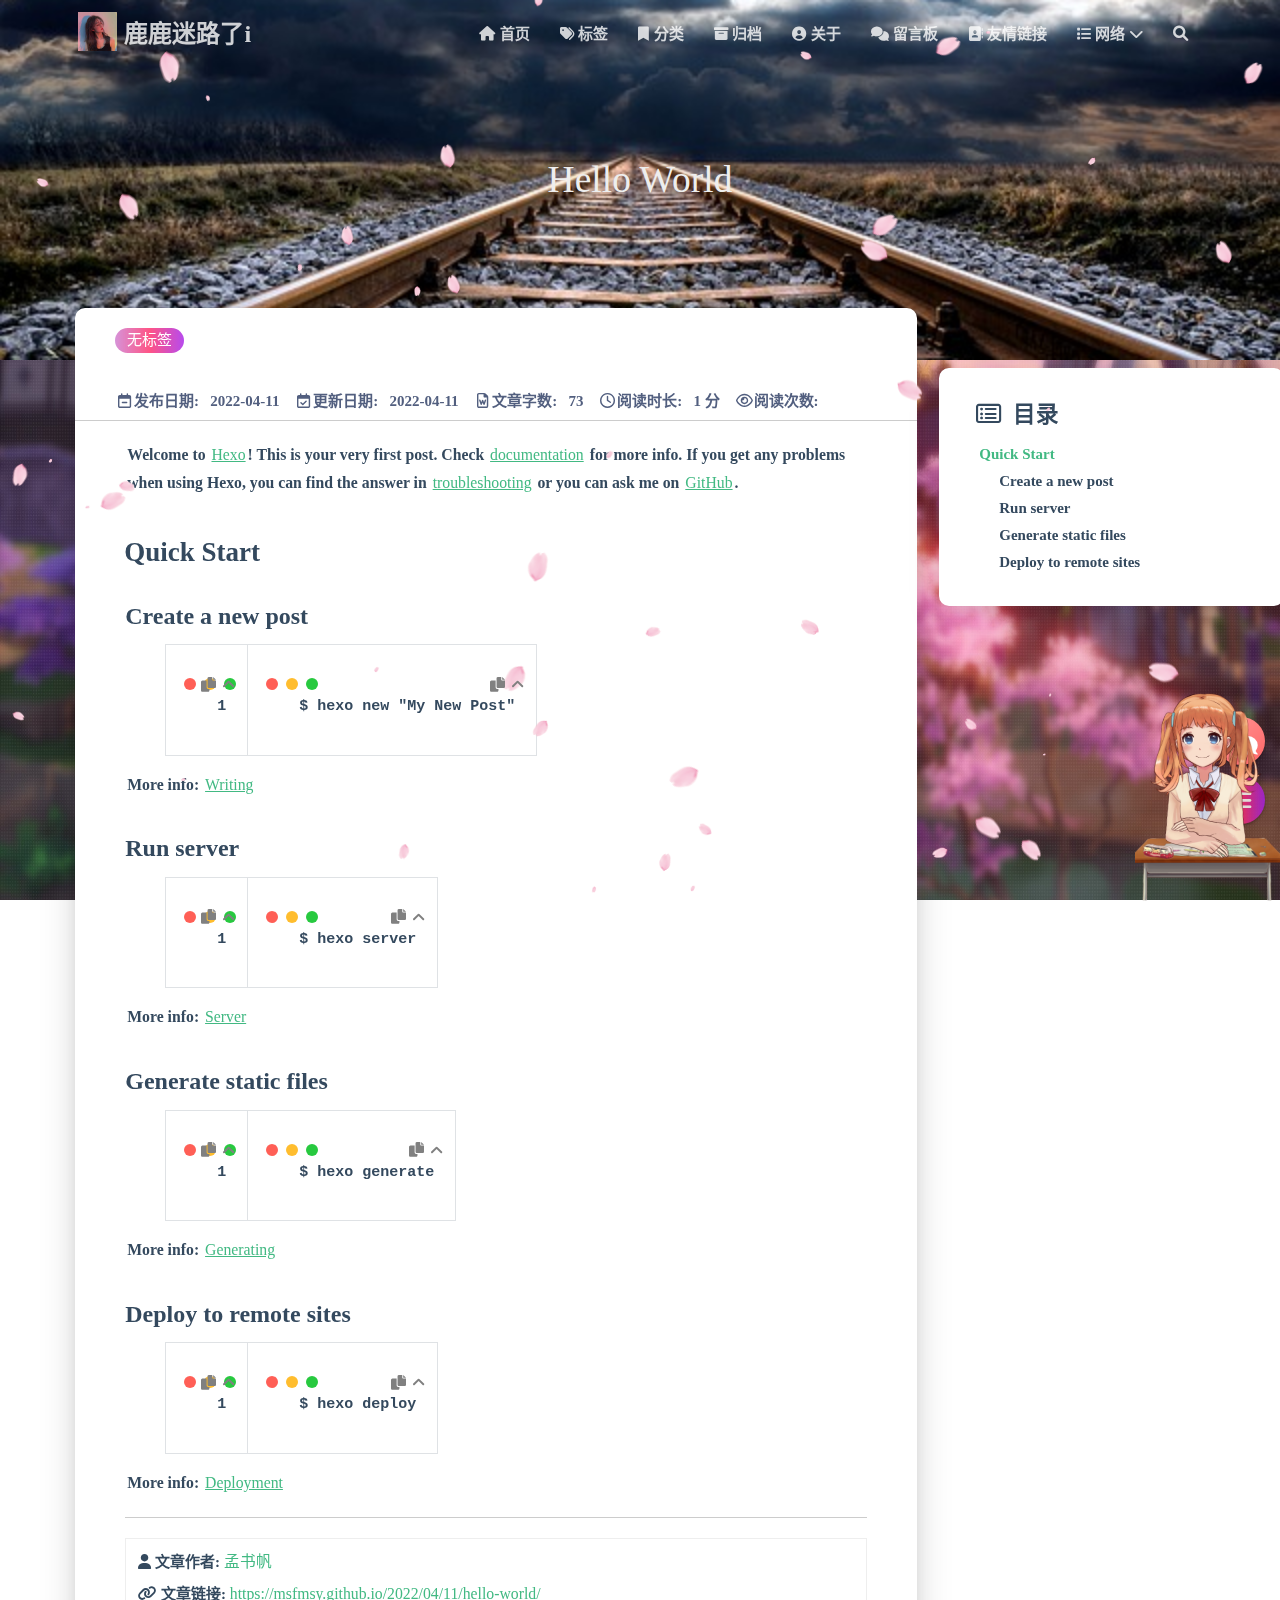
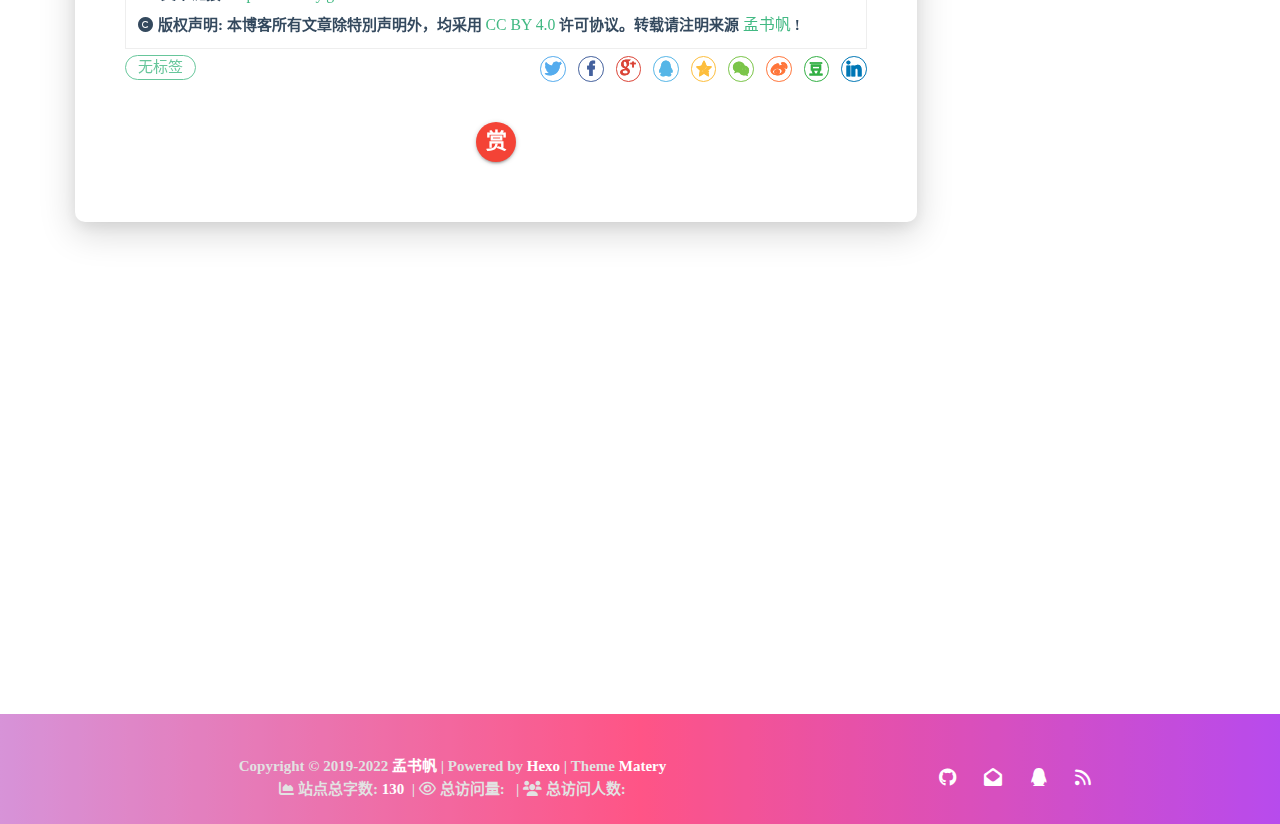
<file: 2022/04/11/hello-world/index.html>
<!DOCTYPE HTML>
<html lang="zh-CN">


<head>
    <meta charset="utf-8">
    <meta name="keywords" content="Hello World, 鹿鹿迷路了i">
    <meta name="description" content="Welcome to Hexo! This is your very first post. Check documentation for more info. If you get any problems when using Hex">
    <meta http-equiv="X-UA-Compatible" content="IE=edge">
    <meta name="viewport" content="width=device-width, initial-scale=1.0, user-scalable=no">
    <meta name="renderer" content="webkit|ie-stand|ie-comp">
    <meta name="mobile-web-app-capable" content="yes">
    <meta name="format-detection" content="telephone=no">
    <meta name="apple-mobile-web-app-capable" content="yes">
    <meta name="apple-mobile-web-app-status-bar-style" content="black-translucent">
    <meta name="referrer" content="no-referrer-when-downgrade">
    <!-- Global site tag (gtag.js) - Google Analytics -->


    

    <title>Hello World | 鹿鹿迷路了i</title>
    <link rel="icon" type="image/png" href="/favicon.png">

    <link rel="stylesheet" type="text/css" href="/libs/awesome/css/all.min.css">
    <link rel="stylesheet" type="text/css" href="/libs/materialize/materialize.min.css">
    <link rel="stylesheet" type="text/css" href="/libs/aos/aos.css">
    <link rel="stylesheet" type="text/css" href="/libs/animate/animate.min.css">
    <link rel="stylesheet" type="text/css" href="/libs/lightGallery/css/lightgallery.min.css">
    <link rel="stylesheet" type="text/css" href="/css/matery.css">
    <link rel="stylesheet" type="text/css" href="/css/my.css">

    <script src="/libs/jquery/jquery-3.6.0.min.js"></script>

<meta name="generator" content="Hexo 6.1.0">
<style>.github-emoji { position: relative; display: inline-block; width: 1.2em; min-height: 1.2em; overflow: hidden; vertical-align: top; color: transparent; }  .github-emoji > span { position: relative; z-index: 10; }  .github-emoji img, .github-emoji .fancybox { margin: 0 !important; padding: 0 !important; border: none !important; outline: none !important; text-decoration: none !important; user-select: none !important; cursor: auto !important; }  .github-emoji img { height: 1.2em !important; width: 1.2em !important; position: absolute !important; left: 50% !important; top: 50% !important; transform: translate(-50%, -50%) !important; user-select: none !important; cursor: auto !important; } .github-emoji-fallback { color: inherit; } .github-emoji-fallback img { opacity: 0 !important; }</style>
<link rel="alternate" href="/atom.xml" title="鹿鹿迷路了i" type="application/atom+xml">
<link rel="stylesheet" href="/css/prism-tomorrow.css" type="text/css"></head>


<body>
    <header class="navbar-fixed">
    <nav id="headNav" class="bg-color nav-transparent">
        <div id="navContainer" class="nav-wrapper container">
            <div class="brand-logo">
                <a href="/" class="waves-effect waves-light">
                    
                    <img src="/medias/logo.png" class="logo-img" alt="LOGO">
                    
                    <span class="logo-span">鹿鹿迷路了i</span>
                </a>
            </div>
            

<a href="#" data-target="mobile-nav" class="sidenav-trigger button-collapse"><i class="fas fa-bars"></i></a>
<ul class="right nav-menu">
  
  <li class="hide-on-med-and-down nav-item">
    
    <a href="/" class="waves-effect waves-light">
      
      <i class="fas fa-home" style="zoom: 0.6;"></i>
      
      <span>首页</span>
    </a>
    
  </li>
  
  <li class="hide-on-med-and-down nav-item">
    
    <a href="/tags" class="waves-effect waves-light">
      
      <i class="fas fa-tags" style="zoom: 0.6;"></i>
      
      <span>标签</span>
    </a>
    
  </li>
  
  <li class="hide-on-med-and-down nav-item">
    
    <a href="/categories" class="waves-effect waves-light">
      
      <i class="fas fa-bookmark" style="zoom: 0.6;"></i>
      
      <span>分类</span>
    </a>
    
  </li>
  
  <li class="hide-on-med-and-down nav-item">
    
    <a href="/archives" class="waves-effect waves-light">
      
      <i class="fas fa-archive" style="zoom: 0.6;"></i>
      
      <span>归档</span>
    </a>
    
  </li>
  
  <li class="hide-on-med-and-down nav-item">
    
    <a href="/about" class="waves-effect waves-light">
      
      <i class="fas fa-user-circle" style="zoom: 0.6;"></i>
      
      <span>关于</span>
    </a>
    
  </li>
  
  <li class="hide-on-med-and-down nav-item">
    
    <a href="/contact" class="waves-effect waves-light">
      
      <i class="fas fa-comments" style="zoom: 0.6;"></i>
      
      <span>留言板</span>
    </a>
    
  </li>
  
  <li class="hide-on-med-and-down nav-item">
    
    <a href="/friends" class="waves-effect waves-light">
      
      <i class="fas fa-address-book" style="zoom: 0.6;"></i>
      
      <span>友情链接</span>
    </a>
    
  </li>
  
  <li class="hide-on-med-and-down nav-item">
    
    <a href="" class="waves-effect waves-light">

      
      <i class="fas fa-list" style="zoom: 0.6;"></i>
      
      <span>网络</span>
      <i class="fas fa-chevron-down" aria-hidden="true" style="zoom: 0.6;"></i>
    </a>
    <ul class="sub-nav menus_item_child ">
      
      <li>
        <a href="/musics">
          
          <i class="fas fa-music" style="margin-top: -20px; zoom: 0.6;"></i>
          
          <span>Musics</span>
        </a>
      </li>
      
      <li>
        <a href="/movies">
          
          <i class="fas fa-film" style="margin-top: -20px; zoom: 0.6;"></i>
          
          <span>Movies</span>
        </a>
      </li>
      
      <li>
        <a href="/books">
          
          <i class="fas fa-book" style="margin-top: -20px; zoom: 0.6;"></i>
          
          <span>Books</span>
        </a>
      </li>
      
      <li>
        <a href="/galleries">
          
          <i class="fas fa-image" style="margin-top: -20px; zoom: 0.6;"></i>
          
          <span>Galleries</span>
        </a>
      </li>
      
    </ul>
    
  </li>
  
  <li>
    <a href="#searchModal" class="modal-trigger waves-effect waves-light">
      <i id="searchIcon" class="fas fa-search" title="搜索" style="zoom: 0.85;"></i>
    </a>
  </li>
</ul>


<div id="mobile-nav" class="side-nav sidenav">

    <div class="mobile-head bg-color">
        
        <img src="/medias/logo.png" class="logo-img circle responsive-img">
        
        <div class="logo-name">鹿鹿迷路了i</div>
        <div class="logo-desc">
            
            能把喜欢的东西留在身边，这就是你努力的意义
            
        </div>
    </div>

    <ul class="menu-list mobile-menu-list">
        
        <li class="m-nav-item">
	  
		<a href="/" class="waves-effect waves-light">
			
			    <i class="fa-fw fas fa-home"></i>
			
			首页
		</a>
          
        </li>
        
        <li class="m-nav-item">
	  
		<a href="/tags" class="waves-effect waves-light">
			
			    <i class="fa-fw fas fa-tags"></i>
			
			标签
		</a>
          
        </li>
        
        <li class="m-nav-item">
	  
		<a href="/categories" class="waves-effect waves-light">
			
			    <i class="fa-fw fas fa-bookmark"></i>
			
			分类
		</a>
          
        </li>
        
        <li class="m-nav-item">
	  
		<a href="/archives" class="waves-effect waves-light">
			
			    <i class="fa-fw fas fa-archive"></i>
			
			归档
		</a>
          
        </li>
        
        <li class="m-nav-item">
	  
		<a href="/about" class="waves-effect waves-light">
			
			    <i class="fa-fw fas fa-user-circle"></i>
			
			关于
		</a>
          
        </li>
        
        <li class="m-nav-item">
	  
		<a href="/contact" class="waves-effect waves-light">
			
			    <i class="fa-fw fas fa-comments"></i>
			
			留言板
		</a>
          
        </li>
        
        <li class="m-nav-item">
	  
		<a href="/friends" class="waves-effect waves-light">
			
			    <i class="fa-fw fas fa-address-book"></i>
			
			友情链接
		</a>
          
        </li>
        
        <li class="m-nav-item">
	  
		<a href="javascript:;">
			
				<i class="fa-fw fas fa-list"></i>
			
			网络
			<span class="m-icon"><i class="fas fa-chevron-right"></i></span>
		</a>
            <ul  style="background:  ;" >
              
                <li>

                  <a href="/musics " style="margin-left:75px">
				  
				   <i class="fa fas fa-music" style="position: absolute;left:50px" ></i>
			      
		          <span>Musics</span>
                  </a>
                </li>
              
                <li>

                  <a href="/movies " style="margin-left:75px">
				  
				   <i class="fa fas fa-film" style="position: absolute;left:50px" ></i>
			      
		          <span>Movies</span>
                  </a>
                </li>
              
                <li>

                  <a href="/books " style="margin-left:75px">
				  
				   <i class="fa fas fa-book" style="position: absolute;left:50px" ></i>
			      
		          <span>Books</span>
                  </a>
                </li>
              
                <li>

                  <a href="/galleries " style="margin-left:75px">
				  
				   <i class="fa fas fa-image" style="position: absolute;left:50px" ></i>
			      
		          <span>Galleries</span>
                  </a>
                </li>
              
            </ul>
          
        </li>
        
        
        <li><div class="divider"></div></li>
        <li>
            <a href="https://github.com/blinkfox/hexo-theme-matery" class="waves-effect waves-light" target="_blank">
                <i class="fab fa-github-square fa-fw"></i>Fork Me
            </a>
        </li>
        
    </ul>
</div>


        </div>

        
            <style>
    .nav-transparent .github-corner {
        display: none !important;
    }

    .github-corner {
        position: absolute;
        z-index: 10;
        top: 0;
        right: 0;
        border: 0;
        transform: scale(1.1);
    }

    .github-corner svg {
        color: #0f9d58;
        fill: #fff;
        height: 64px;
        width: 64px;
    }

    .github-corner:hover .octo-arm {
        animation: a 0.56s ease-in-out;
    }

    .github-corner .octo-arm {
        animation: none;
    }

    @keyframes a {
        0%,
        to {
            transform: rotate(0);
        }
        20%,
        60% {
            transform: rotate(-25deg);
        }
        40%,
        80% {
            transform: rotate(10deg);
        }
    }
</style>

<a href="https://github.com/blinkfox/hexo-theme-matery" class="github-corner tooltipped hide-on-med-and-down" target="_blank"
   data-tooltip="Fork Me" data-position="left" data-delay="50">
    <svg viewBox="0 0 250 250" aria-hidden="true">
        <path d="M0,0 L115,115 L130,115 L142,142 L250,250 L250,0 Z"></path>
        <path d="M128.3,109.0 C113.8,99.7 119.0,89.6 119.0,89.6 C122.0,82.7 120.5,78.6 120.5,78.6 C119.2,72.0 123.4,76.3 123.4,76.3 C127.3,80.9 125.5,87.3 125.5,87.3 C122.9,97.6 130.6,101.9 134.4,103.2"
              fill="currentColor" style="transform-origin: 130px 106px;" class="octo-arm"></path>
        <path d="M115.0,115.0 C114.9,115.1 118.7,116.5 119.8,115.4 L133.7,101.6 C136.9,99.2 139.9,98.4 142.2,98.6 C133.8,88.0 127.5,74.4 143.8,58.0 C148.5,53.4 154.0,51.2 159.7,51.0 C160.3,49.4 163.2,43.6 171.4,40.1 C171.4,40.1 176.1,42.5 178.8,56.2 C183.1,58.6 187.2,61.8 190.9,65.4 C194.5,69.0 197.7,73.2 200.1,77.6 C213.8,80.2 216.3,84.9 216.3,84.9 C212.7,93.1 206.9,96.0 205.4,96.6 C205.1,102.4 203.0,107.8 198.3,112.5 C181.9,128.9 168.3,122.5 157.7,114.1 C157.9,116.9 156.7,120.9 152.7,124.9 L141.0,136.5 C139.8,137.7 141.6,141.9 141.8,141.8 Z"
              fill="currentColor" class="octo-body"></path>
    </svg>
</a>
        
    </nav>

</header>

    



<div class="bg-cover pd-header post-cover" style="background-image: url('/medias/featureimages/12.jpg')">
    <div class="container" style="right: 0px;left: 0px;">
        <div class="row">
            <div class="col s12 m12 l12">
                <div class="brand">
                    <h1 class="description center-align post-title">Hello World</h1>
                </div>
            </div>
        </div>
    </div>
</div>




<main class="post-container content">

    
    <link rel="stylesheet" href="/libs/tocbot/tocbot.css">
<style>
    #articleContent h1::before,
    #articleContent h2::before,
    #articleContent h3::before,
    #articleContent h4::before,
    #articleContent h5::before,
    #articleContent h6::before {
        display: block;
        content: " ";
        height: 100px;
        margin-top: -100px;
        visibility: hidden;
    }

    #articleContent :focus {
        outline: none;
    }

    .toc-fixed {
        position: fixed;
        top: 64px;
    }

    .toc-widget {
        width: 345px;
        padding-left: 20px;
    }

    .toc-widget .toc-title {
        padding: 35px 0 15px 17px;
        font-size: 1.5rem;
        font-weight: bold;
        line-height: 1.5rem;
    }

    .toc-widget ol {
        padding: 0;
        list-style: none;
    }

    #toc-content {
        padding-bottom: 30px;
        overflow: auto;
    }

    #toc-content ol {
        padding-left: 10px;
    }

    #toc-content ol li {
        padding-left: 10px;
    }

    #toc-content .toc-link:hover {
        color: #42b983;
        font-weight: 700;
        text-decoration: underline;
    }

    #toc-content .toc-link::before {
        background-color: transparent;
        max-height: 25px;

        position: absolute;
        right: 23.5vw;
        display: block;
    }

    #toc-content .is-active-link {
        color: #42b983;
    }

    #floating-toc-btn {
        position: fixed;
        right: 15px;
        bottom: 76px;
        padding-top: 15px;
        margin-bottom: 0;
        z-index: 998;
    }

    #floating-toc-btn .btn-floating {
        width: 48px;
        height: 48px;
    }

    #floating-toc-btn .btn-floating i {
        line-height: 48px;
        font-size: 1.4rem;
    }
</style>
<div class="row">
    <div id="main-content" class="col s12 m12 l9">
        <!-- 文章内容详情 -->
<div id="artDetail">
    <div class="card">
        <div class="card-content article-info">
            <div class="row tag-cate">
                <div class="col s7">
                    
                          <div class="article-tag">
                            <span class="chip bg-color">无标签</span>
                          </div>
                    
                </div>
                <div class="col s5 right-align">
                    
                </div>
            </div>

            <div class="post-info">
                
                <div class="post-date info-break-policy">
                    <i class="far fa-calendar-minus fa-fw"></i>发布日期:&nbsp;&nbsp;
                    2022-04-11
                </div>
                

                
                <div class="post-date info-break-policy">
                    <i class="far fa-calendar-check fa-fw"></i>更新日期:&nbsp;&nbsp;
                    2022-04-11
                </div>
                

                
                <div class="info-break-policy">
                    <i class="far fa-file-word fa-fw"></i>文章字数:&nbsp;&nbsp;
                    73
                </div>
                

                
                <div class="info-break-policy">
                    <i class="far fa-clock fa-fw"></i>阅读时长:&nbsp;&nbsp;
                    1 分
                </div>
                

                
                    <div id="busuanzi_container_page_pv" class="info-break-policy">
                        <i class="far fa-eye fa-fw"></i>阅读次数:&nbsp;&nbsp;
                        <span id="busuanzi_value_page_pv"></span>
                    </div>
				
            </div>
        </div>
        <hr class="clearfix">

        

        

        <div class="card-content article-card-content">
            <div id="articleContent">
                <p>Welcome to <a target="_blank" rel="noopener" href="https://hexo.io/">Hexo</a>! This is your very first post. Check <a target="_blank" rel="noopener" href="https://hexo.io/docs/">documentation</a> for more info. If you get any problems when using Hexo, you can find the answer in <a target="_blank" rel="noopener" href="https://hexo.io/docs/troubleshooting.html">troubleshooting</a> or you can ask me on <a target="_blank" rel="noopener" href="https://github.com/hexojs/hexo/issues">GitHub</a>.</p>
<h2 id="Quick-Start"><a href="#Quick-Start" class="headerlink" title="Quick Start"></a>Quick Start</h2><h3 id="Create-a-new-post"><a href="#Create-a-new-post" class="headerlink" title="Create a new post"></a>Create a new post</h3><figure class="highlight bash"><table><tbody><tr><td class="gutter"><pre><span class="line">1</span><br></pre></td><td class="code"><pre><span class="line">$ hexo new <span class="string">"My New Post"</span></span><br></pre></td></tr></tbody></table></figure>

<p>More info: <a target="_blank" rel="noopener" href="https://hexo.io/docs/writing.html">Writing</a></p>
<h3 id="Run-server"><a href="#Run-server" class="headerlink" title="Run server"></a>Run server</h3><figure class="highlight bash"><table><tbody><tr><td class="gutter"><pre><span class="line">1</span><br></pre></td><td class="code"><pre><span class="line">$ hexo server</span><br></pre></td></tr></tbody></table></figure>

<p>More info: <a target="_blank" rel="noopener" href="https://hexo.io/docs/server.html">Server</a></p>
<h3 id="Generate-static-files"><a href="#Generate-static-files" class="headerlink" title="Generate static files"></a>Generate static files</h3><figure class="highlight bash"><table><tbody><tr><td class="gutter"><pre><span class="line">1</span><br></pre></td><td class="code"><pre><span class="line">$ hexo generate</span><br></pre></td></tr></tbody></table></figure>

<p>More info: <a target="_blank" rel="noopener" href="https://hexo.io/docs/generating.html">Generating</a></p>
<h3 id="Deploy-to-remote-sites"><a href="#Deploy-to-remote-sites" class="headerlink" title="Deploy to remote sites"></a>Deploy to remote sites</h3><figure class="highlight bash"><table><tbody><tr><td class="gutter"><pre><span class="line">1</span><br></pre></td><td class="code"><pre><span class="line">$ hexo deploy</span><br></pre></td></tr></tbody></table></figure>

<p>More info: <a target="_blank" rel="noopener" href="https://hexo.io/docs/one-command-deployment.html">Deployment</a></p>

                
            </div>
            <hr/>

            

    <div class="reprint" id="reprint-statement">
        
            <div class="reprint__author">
                <span class="reprint-meta" style="font-weight: bold;">
                    <i class="fas fa-user">
                        文章作者:
                    </i>
                </span>
                <span class="reprint-info">
                    <a href="/about" rel="external nofollow noreferrer">孟书帆</a>
                </span>
            </div>
            <div class="reprint__type">
                <span class="reprint-meta" style="font-weight: bold;">
                    <i class="fas fa-link">
                        文章链接:
                    </i>
                </span>
                <span class="reprint-info">
                    <a href="https://msfmsy.github.io/2022/04/11/hello-world/">https://msfmsy.github.io/2022/04/11/hello-world/</a>
                </span>
            </div>
            <div class="reprint__notice">
                <span class="reprint-meta" style="font-weight: bold;">
                    <i class="fas fa-copyright">
                        版权声明:
                    </i>
                </span>
                <span class="reprint-info">
                    本博客所有文章除特別声明外，均采用
                    <a href="https://creativecommons.org/licenses/by/4.0/deed.zh" rel="external nofollow noreferrer" target="_blank">CC BY 4.0</a>
                    许可协议。转载请注明来源
                    <a href="/about" target="_blank">孟书帆</a>
                    !
                </span>
            </div>
        
    </div>

    <script async defer>
      document.addEventListener("copy", function (e) {
        let toastHTML = '<span>复制成功，请遵循本文的转载规则</span><button class="btn-flat toast-action" onclick="navToReprintStatement()" style="font-size: smaller">查看</a>';
        M.toast({html: toastHTML})
      });

      function navToReprintStatement() {
        $("html, body").animate({scrollTop: $("#reprint-statement").offset().top - 80}, 800);
      }
    </script>



            <div class="tag_share" style="display: block;">
                <div class="post-meta__tag-list" style="display: inline-block;">
                    
                        <div class="article-tag">
                            <span class="chip bg-color">无标签</span>
                        </div>
                    
                </div>
                <div class="post_share" style="zoom: 80%; width: fit-content; display: inline-block; float: right; margin: -0.15rem 0;">
                    <link rel="stylesheet" type="text/css" href="/libs/share/css/share.min.css">
<div id="article-share">

    
    <div class="social-share" data-sites="twitter,facebook,google,qq,qzone,wechat,weibo,douban,linkedin" data-wechat-qrcode-helper="<p>微信扫一扫即可分享！</p>"></div>
    <script src="/libs/share/js/social-share.min.js"></script>
    

    

</div>

                </div>
            </div>
            
                <style>
    #reward {
        margin: 40px 0;
        text-align: center;
    }

    #reward .reward-link {
        font-size: 1.4rem;
        line-height: 38px;
    }

    #reward .btn-floating:hover {
        box-shadow: 0 6px 12px rgba(0, 0, 0, 0.2), 0 5px 15px rgba(0, 0, 0, 0.2);
    }

    #rewardModal {
        width: 320px;
        height: 350px;
    }

    #rewardModal .reward-title {
        margin: 15px auto;
        padding-bottom: 5px;
    }

    #rewardModal .modal-content {
        padding: 10px;
    }

    #rewardModal .close {
        position: absolute;
        right: 15px;
        top: 15px;
        color: rgba(0, 0, 0, 0.5);
        font-size: 1.3rem;
        line-height: 20px;
        cursor: pointer;
    }

    #rewardModal .close:hover {
        color: #ef5350;
        transform: scale(1.3);
        -moz-transform:scale(1.3);
        -webkit-transform:scale(1.3);
        -o-transform:scale(1.3);
    }

    #rewardModal .reward-tabs {
        margin: 0 auto;
        width: 210px;
    }

    .reward-tabs .tabs {
        height: 38px;
        margin: 10px auto;
        padding-left: 0;
    }

    .reward-content ul {
        padding-left: 0 !important;
    }

    .reward-tabs .tabs .tab {
        height: 38px;
        line-height: 38px;
    }

    .reward-tabs .tab a {
        color: #fff;
        background-color: #ccc;
    }

    .reward-tabs .tab a:hover {
        background-color: #ccc;
        color: #fff;
    }

    .reward-tabs .wechat-tab .active {
        color: #fff !important;
        background-color: #22AB38 !important;
    }

    .reward-tabs .alipay-tab .active {
        color: #fff !important;
        background-color: #019FE8 !important;
    }

    .reward-tabs .reward-img {
        width: 210px;
        height: 210px;
    }
</style>

<div id="reward">
    <a href="#rewardModal" class="reward-link modal-trigger btn-floating btn-medium waves-effect waves-light red">赏</a>

    <!-- Modal Structure -->
    <div id="rewardModal" class="modal">
        <div class="modal-content">
            <a class="close modal-close"><i class="fas fa-times"></i></a>
            <h4 class="reward-title">你的赏识是我前进的动力</h4>
            <div class="reward-content">
                <div class="reward-tabs">
                    <ul class="tabs row">
                        <li class="tab col s6 alipay-tab waves-effect waves-light"><a href="#alipay">支付宝</a></li>
                        <li class="tab col s6 wechat-tab waves-effect waves-light"><a href="#wechat">微 信</a></li>
                    </ul>
                    <div id="alipay">
                        <img src="/medias/reward/alipay.jpg" class="reward-img" alt="支付宝打赏二维码">
                    </div>
                    <div id="wechat">
                        <img src="/medias/reward/wechat.png" class="reward-img" alt="微信打赏二维码">
                    </div>
                </div>
            </div>
        </div>
    </div>
</div>

<script>
    $(function () {
        $('.tabs').tabs();
    });
</script>

            
        </div>
    </div>

    

    

    

    

    
        <style>
    .valine-card {
        margin: 1.5rem auto;
    }

    .valine-card .card-content {
        padding: 20px 20px 5px 20px;
    }

    #vcomments textarea {
        box-sizing: border-box;
        background: url("/medias/comment_bg.png") 100% 100% no-repeat;
    }

    #vcomments p {
        margin: 2px 2px 10px;
        font-size: 1.05rem;
        line-height: 1.78rem;
    }

    #vcomments blockquote p {
        text-indent: 0.2rem;
    }

    #vcomments a {
        padding: 0 2px;
        color: #4cbf30;
        font-weight: 500;
        text-decoration: none;
    }

    #vcomments img {
        max-width: 100%;
        height: auto;
        cursor: pointer;
    }

    #vcomments ol li {
        list-style-type: decimal;
    }

    #vcomments ol,
    ul {
        display: block;
        padding-left: 2em;
        word-spacing: 0.05rem;
    }

    #vcomments ul li,
    ol li {
        display: list-item;
        line-height: 1.8rem;
        font-size: 1rem;
    }

    #vcomments ul li {
        list-style-type: disc;
    }

    #vcomments ul ul li {
        list-style-type: circle;
    }

    #vcomments table, th, td {
        padding: 12px 13px;
        border: 1px solid #dfe2e5;
    }

    #vcomments table, th, td {
        border: 0;
    }

    table tr:nth-child(2n), thead {
        background-color: #fafafa;
    }

    #vcomments table th {
        background-color: #f2f2f2;
        min-width: 80px;
    }

    #vcomments table td {
        min-width: 80px;
    }

    #vcomments h1 {
        font-size: 1.85rem;
        font-weight: bold;
        line-height: 2.2rem;
    }

    #vcomments h2 {
        font-size: 1.65rem;
        font-weight: bold;
        line-height: 1.9rem;
    }

    #vcomments h3 {
        font-size: 1.45rem;
        font-weight: bold;
        line-height: 1.7rem;
    }

    #vcomments h4 {
        font-size: 1.25rem;
        font-weight: bold;
        line-height: 1.5rem;
    }

    #vcomments h5 {
        font-size: 1.1rem;
        font-weight: bold;
        line-height: 1.4rem;
    }

    #vcomments h6 {
        font-size: 1rem;
        line-height: 1.3rem;
    }

    #vcomments p {
        font-size: 1rem;
        line-height: 1.5rem;
    }

    #vcomments hr {
        margin: 12px 0;
        border: 0;
        border-top: 1px solid #ccc;
    }

    #vcomments blockquote {
        margin: 15px 0;
        border-left: 5px solid #42b983;
        padding: 1rem 0.8rem 0.3rem 0.8rem;
        color: #666;
        background-color: rgba(66, 185, 131, .1);
    }

    #vcomments pre {
        font-family: monospace, monospace;
        padding: 1.2em;
        margin: .5em 0;
        background: #272822;
        overflow: auto;
        border-radius: 0.3em;
        tab-size: 4;
    }

    #vcomments code {
        font-family: monospace, monospace;
        padding: 1px 3px;
        font-size: 0.92rem;
        color: #e96900;
        background-color: #f8f8f8;
        border-radius: 2px;
    }

    #vcomments pre code {
        font-family: monospace, monospace;
        padding: 0;
        color: #e8eaf6;
        background-color: #272822;
    }

    #vcomments pre[class*="language-"] {
        padding: 1.2em;
        margin: .5em 0;
    }

    #vcomments code[class*="language-"],
    pre[class*="language-"] {
        color: #e8eaf6;
    }

    #vcomments [type="checkbox"]:not(:checked), [type="checkbox"]:checked {
        position: inherit;
        margin-left: -1.3rem;
        margin-right: 0.4rem;
        margin-top: -1px;
        vertical-align: middle;
        left: unset;
        visibility: visible;
    }

    #vcomments b,
    strong {
        font-weight: bold;
    }

    #vcomments dfn {
        font-style: italic;
    }

    #vcomments small {
        font-size: 85%;
    }

    #vcomments cite {
        font-style: normal;
    }

    #vcomments mark {
        background-color: #fcf8e3;
        padding: .2em;
    }

    #vcomments table, th, td {
        padding: 12px 13px;
        border: 1px solid #dfe2e5;
    }

    table tr:nth-child(2n), thead {
        background-color: #fafafa;
    }

    #vcomments table th {
        background-color: #f2f2f2;
        min-width: 80px;
    }

    #vcomments table td {
        min-width: 80px;
    }

    #vcomments [type="checkbox"]:not(:checked), [type="checkbox"]:checked {
        position: inherit;
        margin-left: -1.3rem;
        margin-right: 0.4rem;
        margin-top: -1px;
        vertical-align: middle;
        left: unset;
        visibility: visible;
    }
</style>

<div class="card valine-card" data-aos="fade-up">
    <div class="comment_headling" style="font-size: 20px; font-weight: 700; position: relative; padding-left: 20px; top: 15px; padding-bottom: 5px;">
        <i class="fas fa-comments fa-fw" aria-hidden="true"></i>
        <span>评论</span>
    </div>
    <div id="vcomments" class="card-content" style="display: grid">
    </div>
</div>

<script src="/libs/valine/av-min.js"></script>
<script src="/libs/valine/Valine.min.js"></script>
<script>
    new Valine({
        el: '#vcomments',
        appId: '',
        appKey: '',
        notify: 'true' === 'true',
        verify: 'false' === 'true',
        visitor: 'true' === 'true',
        avatar: 'mm',
        pageSize: '10',
        lang: 'zh-cn',
        placeholder: '请畅所欲言！'
    });
</script>

<!--酷Q推送-->

<!-- 直达评论 -->
<div id="to_comment" class="comment-scroll">
    <a class="btn-floating btn-large waves-effect waves-light" href="#vcomments" title="直达评论">
        <i class="fas fa-comments"></i>
    </a>
</div>



    

    

    

    

    

    

<article id="prenext-posts" class="prev-next articles">
    <div class="row article-row">
        
        <div class="article col s12 m6" data-aos="fade-up">
            <div class="article-badge left-badge text-color">
                <i class="fas fa-chevron-left"></i>&nbsp;上一篇</div>
            <div class="card">
                <a href="/2022/04/12/%E6%9C%80%E5%BF%AB%E9%80%9F%E5%9C%B0%E6%90%AD%E5%BB%BA%E7%BB%9A%E4%B8%BD%E7%9A%84%E4%B8%AA%E4%BA%BA%E7%BD%91%E7%AB%99or%E5%8D%9A%E5%AE%A2/">
                    <div class="card-image">
                        
                        
                        <img src="/medias/featureimages/5.jpg" class="responsive-img" alt="最快速地搭建绚丽的个人网站or博客">
                        
                        <span class="card-title">最快速地搭建绚丽的个人网站or博客</span>
                    </div>
                </a>
                <div class="card-content article-content">
                    <div class="summary block-with-text">
                        
                            
                        
                    </div>
                    <div class="publish-info">
                        <span class="publish-date">
                            <i class="far fa-clock fa-fw icon-date"></i>2022-04-12
                        </span>
                        <span class="publish-author">
                            
                            <i class="fas fa-user fa-fw"></i>
                            孟书帆
                            
                        </span>
                    </div>
                </div>
                
                <div class="card-action article-tags">
                    
                    <a href="/tags/web/">
                        <span class="chip bg-color">web</span>
                    </a>
                    
                </div>
                
            </div>
        </div>
        
        
        <div class="article col s12 m6" data-aos="fade-up">
            <div class="article-badge right-badge text-color">
                本篇&nbsp;<i class="far fa-dot-circle"></i>
            </div>
            <div class="card">
                <a href="/2022/04/11/hello-world/">
                    <div class="card-image">
                        
                        
                        <img src="/medias/featureimages/12.jpg" class="responsive-img" alt="Hello World">
                        
                        <span class="card-title">Hello World</span>
                    </div>
                </a>
                <div class="card-content article-content">
                    <div class="summary block-with-text">
                        
                            
                        
                    </div>
                    <div class="publish-info">
                            <span class="publish-date">
                                <i class="far fa-clock fa-fw icon-date"></i>2022-04-11
                            </span>
                        <span class="publish-author">
                            
                            <i class="fas fa-user fa-fw"></i>
                            孟书帆
                            
                        </span>
                    </div>
                </div>

                
            </div>
        </div>
        
    </div>
</article>

</div>



<!-- 代码块功能依赖 -->
<script type="text/javascript" src="/libs/codeBlock/codeBlockFuction.js"></script>

<!-- 代码语言 -->

<script type="text/javascript" src="/libs/codeBlock/codeLang.js"></script>


<!-- 代码块复制 -->

<script type="text/javascript" src="/libs/codeBlock/codeCopy.js"></script>


<!-- 代码块收缩 -->

<script type="text/javascript" src="/libs/codeBlock/codeShrink.js"></script>


    </div>
    <div id="toc-aside" class="expanded col l3 hide-on-med-and-down">
        <div class="toc-widget card" style="background-color: white;">
            <div class="toc-title"><i class="far fa-list-alt"></i>&nbsp;&nbsp;目录</div>
            <div id="toc-content"></div>
        </div>
    </div>
</div>

<!-- TOC 悬浮按钮. -->

<div id="floating-toc-btn" class="hide-on-med-and-down">
    <a class="btn-floating btn-large bg-color">
        <i class="fas fa-list-ul"></i>
    </a>
</div>


<script src="/libs/tocbot/tocbot.min.js"></script>
<script>
    $(function () {
        tocbot.init({
            tocSelector: '#toc-content',
            contentSelector: '#articleContent',
            headingsOffset: -($(window).height() * 0.4 - 45),
            collapseDepth: Number('0'),
            headingSelector: 'h2, h3, h4'
        });

        // Set scroll toc fixed.
        let tocHeight = parseInt($(window).height() * 0.4 - 64);
        let $tocWidget = $('.toc-widget');
        $(window).scroll(function () {
            let scroll = $(window).scrollTop();
            /* add post toc fixed. */
            if (scroll > tocHeight) {
                $tocWidget.addClass('toc-fixed');
            } else {
                $tocWidget.removeClass('toc-fixed');
            }
        });

        
        /* 修复文章卡片 div 的宽度. */
        let fixPostCardWidth = function (srcId, targetId) {
            let srcDiv = $('#' + srcId);
            if (srcDiv.length === 0) {
                return;
            }

            let w = srcDiv.width();
            if (w >= 450) {
                w = w + 21;
            } else if (w >= 350 && w < 450) {
                w = w + 18;
            } else if (w >= 300 && w < 350) {
                w = w + 16;
            } else {
                w = w + 14;
            }
            $('#' + targetId).width(w);
        };

        // 切换TOC目录展开收缩的相关操作.
        const expandedClass = 'expanded';
        let $tocAside = $('#toc-aside');
        let $mainContent = $('#main-content');
        $('#floating-toc-btn .btn-floating').click(function () {
            if ($tocAside.hasClass(expandedClass)) {
                $tocAside.removeClass(expandedClass).hide();
                $mainContent.removeClass('l9');
            } else {
                $tocAside.addClass(expandedClass).show();
                $mainContent.addClass('l9');
            }
            fixPostCardWidth('artDetail', 'prenext-posts');
        });
        
    });
</script>

    

</main>




    <footer class="page-footer bg-color">
    
        <link rel="stylesheet" href="/libs/aplayer/APlayer.min.css">
<style>
    .aplayer .aplayer-lrc p {
        
        display: none;
        
        font-size: 12px;
        font-weight: 700;
        line-height: 16px !important;
    }

    .aplayer .aplayer-lrc p.aplayer-lrc-current {
        
        display: none;
        
        font-size: 15px;
        color: #42b983;
    }

    
    .aplayer.aplayer-fixed.aplayer-narrow .aplayer-body {
        left: -66px !important;
    }

    .aplayer.aplayer-fixed.aplayer-narrow .aplayer-body:hover {
        left: 0px !important;
    }

    
</style>
<div class="">
    
    <div class="row">
        <meting-js class="col l8 offset-l2 m10 offset-m1 s12"
                   server="netease"
                   type="playlist"
                   id="1357399743"
                   fixed='true'
                   autoplay='true'
                   theme='#42b983'
                   loop='all'
                   order='random'
                   preload='auto'
                   volume='0.7'
                   list-folded='true'
        >
        </meting-js>
    </div>
</div>

<script src="/libs/aplayer/APlayer.min.js"></script>
<script src="/libs/aplayer/Meting.min.js"></script>

    

    <div class="container row center-align"
         style="margin-bottom: 0px !important;">
        <div class="col s12 m8 l8 copy-right">
            Copyright&nbsp;&copy;
            
                <span id="year">2019-2022</span>
            
            <a href="/about" target="_blank">孟书帆</a>
            |&nbsp;Powered by&nbsp;<a href="https://hexo.io/" target="_blank">Hexo</a>
            |&nbsp;Theme&nbsp;<a href="https://github.com/blinkfox/hexo-theme-matery" target="_blank">Matery</a>
            <br>
            
                &nbsp;<i class="fas fa-chart-area"></i>&nbsp;站点总字数:&nbsp;<span
                        class="white-color">130</span>
            
            
            
                
            
            
                <span id="busuanzi_container_site_pv">
                &nbsp;|&nbsp;<i class="far fa-eye"></i>&nbsp;总访问量:&nbsp;
                    <span id="busuanzi_value_site_pv" class="white-color"></span>
            </span>
            
            
                <span id="busuanzi_container_site_uv">
                &nbsp;|&nbsp;<i class="fas fa-users"></i>&nbsp;总访问人数:&nbsp;
                    <span id="busuanzi_value_site_uv" class="white-color"></span>
            </span>
            
            <br>

            <!-- 运行天数提醒. -->
            
            <br>
            
        </div>
        <div class="col s12 m4 l4 social-link social-statis">
    <a href="https://github.com/msfmsy" class="tooltipped" target="_blank" data-tooltip="访问我的GitHub" data-position="top" data-delay="50">
        <i class="fab fa-github"></i>
    </a>



    <a href="mailto:835113674@qq.com" class="tooltipped" target="_blank" data-tooltip="邮件联系我" data-position="top" data-delay="50">
        <i class="fas fa-envelope-open"></i>
    </a>







    <a href="tencent://AddContact/?fromId=50&fromSubId=1&subcmd=all&uin=835113674" class="tooltipped" target="_blank" data-tooltip="QQ联系我: 835113674" data-position="top" data-delay="50">
        <i class="fab fa-qq"></i>
    </a>







    <a href="/atom.xml" class="tooltipped" target="_blank" data-tooltip="RSS 订阅" data-position="top" data-delay="50">
        <i class="fas fa-rss"></i>
    </a>

</div>
    </div>
</footer>

<div class="progress-bar"></div>


    <!-- 搜索遮罩框 -->
<div id="searchModal" class="modal">
    <div class="modal-content">
        <div class="search-header">
            <span class="title"><i class="fas fa-search"></i>&nbsp;&nbsp;搜索</span>
            <input type="search" id="searchInput" name="s" placeholder="请输入搜索的关键字"
                   class="search-input">
        </div>
        <div id="searchResult"></div>
    </div>
</div>

<script type="text/javascript">
$(function () {
    var searchFunc = function (path, search_id, content_id) {
        'use strict';
        $.ajax({
            url: path,
            dataType: "xml",
            success: function (xmlResponse) {
                // get the contents from search data
                var datas = $("entry", xmlResponse).map(function () {
                    return {
                        title: $("title", this).text(),
                        content: $("content", this).text(),
                        url: $("url", this).text()
                    };
                }).get();
                var $input = document.getElementById(search_id);
                var $resultContent = document.getElementById(content_id);
                $input.addEventListener('input', function () {
                    var str = '<ul class=\"search-result-list\">';
                    var keywords = this.value.trim().toLowerCase().split(/[\s\-]+/);
                    $resultContent.innerHTML = "";
                    if (this.value.trim().length <= 0) {
                        return;
                    }
                    // perform local searching
                    datas.forEach(function (data) {
                        var isMatch = true;
                        var data_title = data.title.trim().toLowerCase();
                        var data_content = data.content.trim().replace(/<[^>]+>/g, "").toLowerCase();
                        var data_url = data.url;
                        data_url = data_url.indexOf('/') === 0 ? data.url : '/' + data_url;
                        var index_title = -1;
                        var index_content = -1;
                        var first_occur = -1;
                        // only match artiles with not empty titles and contents
                        if (data_title !== '' && data_content !== '') {
                            keywords.forEach(function (keyword, i) {
                                index_title = data_title.indexOf(keyword);
                                index_content = data_content.indexOf(keyword);
                                if (index_title < 0 && index_content < 0) {
                                    isMatch = false;
                                } else {
                                    if (index_content < 0) {
                                        index_content = 0;
                                    }
                                    if (i === 0) {
                                        first_occur = index_content;
                                    }
                                }
                            });
                        }
                        // show search results
                        if (isMatch) {
                            str += "<li><a href='" + data_url + "' class='search-result-title'>" + data_title + "</a>";
                            var content = data.content.trim().replace(/<[^>]+>/g, "");
                            if (first_occur >= 0) {
                                // cut out 100 characters
                                var start = first_occur - 20;
                                var end = first_occur + 80;
                                if (start < 0) {
                                    start = 0;
                                }
                                if (start === 0) {
                                    end = 100;
                                }
                                if (end > content.length) {
                                    end = content.length;
                                }
                                var match_content = content.substr(start, end);
                                // highlight all keywords
                                keywords.forEach(function (keyword) {
                                    var regS = new RegExp(keyword, "gi");
                                    match_content = match_content.replace(regS, "<em class=\"search-keyword\">" + keyword + "</em>");
                                });

                                str += "<p class=\"search-result\">" + match_content + "...</p>"
                            }
                            str += "</li>";
                        }
                    });
                    str += "</ul>";
                    $resultContent.innerHTML = str;
                });
            }
        });
    };

    searchFunc('/search.xml', 'searchInput', 'searchResult');
});
</script>

    <!-- 回到顶部按钮 -->
<div id="backTop" class="top-scroll">
    <a class="btn-floating btn-large waves-effect waves-light" href="#!">
        <i class="fas fa-arrow-up"></i>
    </a>
</div>


    <script src="/libs/materialize/materialize.min.js"></script>
    <script src="/libs/masonry/masonry.pkgd.min.js"></script>
    <script src="/libs/aos/aos.js"></script>
    <script src="/libs/scrollprogress/scrollProgress.min.js"></script>
    <script src="/libs/lightGallery/js/lightgallery-all.min.js"></script>
    <script src="/js/matery.js"></script>

      <!-- 鼠标点击特效  富强民主文明 -->
      <script src="/js/click_show_text.js"></script>


    <div style="position:fixed;bottom:39.5px" data-autoplay="true">
        <iframe frameborder="no" border="0" marginwidth="0" marginheight="0" width=330 height=86 src="//music.163.com/outchain/player?type=2&id=488249475&auto=1&height=66"></iframe>
    </div>

    

    
        
        <script type="text/javascript">
            // 只在桌面版网页启用特效
            var windowWidth = $(window).width();
            if (windowWidth > 768) {
                document.write('<script type="text/javascript" src="/libs/others/sakura.js"><\/script>');
            }
        </script>
    

    <!-- 雪花特效 -->
    

    <!-- 鼠标星星特效 -->
     
        <script type="text/javascript">
            // 只在桌面版网页启用特效
            var windowWidth = $(window).width();
            if (windowWidth > 768) {
                document.write('<script type="text/javascript" src="/libs/others/star.js"><\/script>');
            }
        </script>
    

     
        <script src="https://ssl.captcha.qq.com/TCaptcha.js"></script>
        <script src="/libs/others/TencentCaptcha.js"></script>
        <button id="TencentCaptcha" data-appid="xxxxxxxxxx" data-cbfn="callback" type="button" hidden></button>
    

    <!-- Baidu Analytics -->

    <!-- Baidu Push -->

<script>
    (function () {
        var bp = document.createElement('script');
        var curProtocol = window.location.protocol.split(':')[0];
        if (curProtocol === 'https') {
            bp.src = 'https://zz.bdstatic.com/linksubmit/push.js';
        } else {
            bp.src = 'http://push.zhanzhang.baidu.com/push.js';
        }
        var s = document.getElementsByTagName("script")[0];
        s.parentNode.insertBefore(bp, s);
    })();
</script>

    
    <script src="/libs/others/clicklove.js" async="async"></script>
    
    
    <script async src="/libs/others/busuanzi.pure.mini.js"></script>
    

    

    

    <!--腾讯兔小巢-->
    
    

    

    

    
    <script src="/libs/instantpage/instantpage.js" type="module"></script>
    

    <script src="/js/FunnyTitle.js"></script>

<script src="/live2dw/lib/L2Dwidget.min.js?094cbace49a39548bed64abff5988b05"></script><script>L2Dwidget.init({"pluginRootPath":"live2dw/","pluginJsPath":"lib/","pluginModelPath":"assets/","tagMode":false,"debug":false,"model":{"jsonPath":"/live2dw/assets/shizuku.model.json"},"display":{"position":"right","width":145,"height":315},"mobile":{"show":true,"scale":0.5},"react":{"opacityDefault":0.7,"opacityOnHover":0.8},"log":false});</script></body>

</html>
</file>
<file: css/matery.css>
/*全局基础样式*/
/*小屏幕下(手机类)的样式*/
@media only screen and (max-width: 601px) {
  .container {
    width: 95%;
  }
}

/*中等屏幕下(平板类)的样式*/
@media only screen and (min-width: 600px) and (max-width: 992px) {
  .container {
    width: 90%;
  }
}

/*大屏幕下(桌面类)的样式*/
@media only screen and (min-width: 993px) {
  .container {
    width: 90%;
    max-width: 1125px;
  }

  .head-container {
    position: absolute;
    padding: 0 30px;
    width: 100%;
  }

  .post-container {
    width: 90%;
    margin: 0 auto;
    max-width: 1250px;
  }
}

body {
  background-color: #eaeaea; 
  background: url('../medias/bg.jpg') no-repeat;
  background-size: 100% 100%;
  background-attachment: fixed; 
  margin: 0; 
  color: #34495e;
}

h1 {
  margin: 48px 0 22px -5px;
  font-size: 2rem;
  font-weight: bold;
  line-height: 2rem;
}

h2 {
  margin: 42px 0 18px -5px;
  font-size: 1.8rem;
  font-weight: bold;
  line-height: 1.8rem;
}

h3 {
  margin: 38px 0 15px -4px;
  font-size: 1.6rem;
  font-weight: bold;
  line-height: 1.7rem;
}

h4 {
  margin: 32px 0 12px -4px;
  font-size: 1.45rem;
  font-weight: bold;
  line-height: 1.45rem;
}

h5 {
  margin: 28px 0 8px -4px;
  font-size: 1.2rem;
  font-weight: bold;
  line-height: 1.2rem;
}

h6 {
  margin: 22px 0 4px -4px;
  font-size: 1.1rem;
  line-height: 1.1rem;
}

p {
  font-size: 1rem;
  line-height: 1.5rem;
}

hr {
  margin: 20px 0;
  border: 0;
  border-top: 1px solid #ccc;
}

/*直达评论按钮样式*/
.comment-scroll {
  position: fixed;
  right: 15px;
  bottom: 135px;
  padding-top: 15px;
  margin-bottom: 0;
  z-index: 998;
}

.comment-scroll .btn-floating {
  background: linear-gradient(to bottom right, #ff9999 0%, #ff6666 100%);
  width: 48px;
  height: 48px;
}

.comment-scroll .btn-floating i {
  line-height: 48px;
  font-size: 1.8rem;
}

/* 滚动条 */
::-webkit-scrollbar-thumb {
  background-color: #ff2a68;
  background-image: -webkit-linear-gradient(
    45deg,
    rgba(255, 255, 255, 0.4) 25%,
    transparent 25%,
    transparent 50%,
    rgba(255, 255, 255, 0.4) 50%,
    rgba(255, 255, 255, 0.4) 75%,
    transparent 75%,
    transparent
  );
  border-radius: 3em;
}
::-webkit-scrollbar-track {
  background-color: #ffcacaff;
  border-radius: 3em;
}
::-webkit-scrollbar {
  width: 8px;
  height: 15px;
}

blockquote {
  border-left: 5px solid #42b983;
  padding: 1rem 0.8rem 0.2rem 0.8rem;
  color: #666;
  background-color: rgba(66, 185, 131, 0.1);
}

pre {
  padding: 2rem 1rem 1rem 3rem !important;
  border-radius: 0.35rem;
  tab-size: 4;
}

.code-area::after {
  content: " ";
  position: absolute;
  border-radius: 50%;
  background: #ff5f56;
  width: 12px;
  height: 12px;
  top: 0;
  left: 12px;
  margin-top: 12px;
  -webkit-box-shadow: 20px 0 #ffbd2e, 40px 0 #27c93f;
  box-shadow: 20px 0 #ffbd2e, 40px 0 #27c93f;
}

code {
  padding: 1px 5px;
  top: 13px !important;
  font-family: Inconsolata, Monaco, Consolas, "Courier New", Courier, monospace;
  font-size: 0.91rem;
  color: #e96900;
  background-color: #f8f8f8;
  border-radius: 2px;
}

.code_copy {
  position: absolute;
  top: 0.7rem;
  right: 25px;
  z-index: 1;
  filter: invert(50%);
  cursor: pointer;
}

.codecopy_notice {
  position: absolute;
  top: 0.7rem;
  right: 6px;
  z-index: 1;
  filter: invert(50%);
  opacity: 0;
}

.code_lang {
  position: absolute;
  top: 1.2rem;
  right: 46px;
  line-height: 0;
  font-weight: bold;
  font-family: Consolas, Monaco, "Andale Mono", "Ubuntu Mono", monospace;
  z-index: 1;
  filter: invert(50%);
  cursor: pointer;
}

.code-expand {
  position: absolute;
  top: 4px;
  right: 0;
  filter: invert(50%);
  padding: 7px;
  z-index: 999 !important;
  cursor: pointer;
  transition: all 0.3s;
  transform: rotate(0deg);
}

.code-closed .code-expand {
  transform: rotate(-180deg) !important;
  transition: all 0.3s;
}

.code-closed pre::before {
  height: 0;
}

pre code {
  padding: 0;
  color: #e8eaf6;
  background-color: #272822;
}

/* 键盘 kbd 标签样式 */
kbd {
  margin: 0 3px;
  padding: 3px 5px;
  border-radius: 3px;
  border: 1px solid #b4b4b4;
  box-shadow: 0 1px 3px rgba(0, 0, 0, 0.25),
    0 2px 1px 0 rgba(255, 255, 255, 0.6) inset;
  font-family: Consolas, Monaco, "Andale Mono", "Ubuntu Mono", monospace;
  font-size: 0.9rem;
  font-weight: 600;
  background-color: #f8f8f8;
  color: #34495e;
  line-height: 1.8rem;
  white-space: nowrap;
}

b,
strong {
  font-weight: bold;
}

dfn {
  font-style: italic;
}

small {
  font-size: 85%;
}

cite {
  font-style: normal;
}

mark {
  background-color: #fcf8e3;
  padding: 0.2em;
}

.card {
  border-radius: 10px;
  box-shadow: 0 15px 35px rgba(50, 50, 93, 0.1), 0 5px 15px rgba(0, 0, 0, 0.07) !important;
}

.card .card-image img {
  border-radius: 8px 8px 0 0;
  /* 修改文章列表图片填充样式为 cover 以覆盖整个区域而不会被缩放 */
  object-fit: cover;
}

.container .row {
  margin-bottom: 0;
}

.bg-color {
  background-image: linear-gradient(
    to right,
    #cd78cf,
    #ff2a68,
    rgb(166, 30, 233)
  );
  opacity: 0.8;
}

.text-color {
  color: #0f9d58 !important;
}

.white-color {
  color: #fff;
}

.progress-bar {
  height: 4px;
  position: fixed;
  bottom: 0;
  z-index: 300;
  background: linear-gradient(to right, #4cbf30 0%, #0f9d58 100%);
  opacity: 0.8;
}

.sidenav-overlay {
  z-index: 500;
}

.pd-header {
  margin-top: -64px;
}

header .side-nav {
  width: 240px;
  z-index: 999;
  box-shadow: 0 2px 5px 0 rgba(0, 0, 0, 0.16), 0 7px 10px 0 rgba(0, 0, 0, 0.12);
}

nav {
  box-shadow: 0 2px 5px 0 rgba(0, 0, 0, 0.16), 0 7px 10px 0 rgba(0, 0, 0, 0.12);
}

header .nav-transparent {
  background-color: transparent !important;
  background-image: none;
  box-shadow: none;
}

header nav .brand-span {
  font-size: 1.45rem;
}

header .brand-logo .logo-img {
  height: 45px;
  vertical-align: middle;
  padding-bottom: 6px;
}

header .brand-logo .logo-span {
  font-size: 1.6rem;
}

/*修改顶部 logo 的文字垂直对齐为 top，避免默认 middle 看起来偏下*/
header .brand-logo .waves-effect {
  vertical-align: top;
}

header .button-collapse i {
  font-size: 1.5rem;
}

header .side-nav .mobile-head {
  padding: 0 15px;
}

header .side-nav .mobile-head img {
  margin-top: 30px;
  width: 75px;
  height: 75px;
}

header .side-nav .mobile-head .logo-name {
  margin-top: -30px;
  padding-left: 10px;
  font-size: 1.5rem;
}

header .side-nav .mobile-head .logo-desc {
  margin-top: -10px;
  padding-left: 10px;
  padding-bottom: 10px;
  font-size: 0.8rem;
  line-height: 1.3rem;
  color: #e3e3e3;
}

header .side-nav .menu-list li {
  padding: 0;
  margin-left: -15px;
}

header .side-nav .menu-list a {
  height: 50px;
  line-height: 50px;
  color: #34495e !important;
}

.mobile-menu-list a i {
  margin-left: 8px !important;
  font-size: 1.16rem;
  color: #34495e !important;
}

header .side-nav .fa-fw {
  width: 3.3rem;
  text-align: left;
}

header .side-nav .social-link {
  position: absolute;
  bottom: 45px;
  padding-left: 15px;
}

.social-link a {
  font-size: 1.2rem;
  display: inline;
  padding: 0 12px;
}

.cover-btns {
  position: relative;
  top: 10vh;
  text-align: center;
}

.cover-btns a {
  margin: 10px 15px;
  padding: 0 35px;
  height: 45px;
  line-height: 45px;
  font-size: 1rem;
  color: #fff;
  border: 1px solid #fff;
  background-color: transparent;
  border-radius: 30px;
  box-shadow: none;
}

.cover-btns a:hover {
  border: 1px solid #f44336;
  background-color: #f44336;
  box-shadow: 0 14px 26px -12px rgba(233, 30, 99, 0.42),
    0 4px 23px 0 rgba(0, 0, 0, 0.12), 0 8px 10px -5px rgba(233, 30, 99, 0.2);
}

.cover-btns a i {
  font-size: 1.1rem;
  padding-right: 5px;
}

.scroll-down {
  background: #333;
  margin: 100px auto;
  -webkit-animation: scroll-down 1.5s infinite;
  -moz-animation: scroll-down 1.5s infinite;
  -o-animation: scroll-down 1.5s infinite;
  animation: scroll-down 1.5s infinite;
}

@-moz-keyframes scroll-down {
  0% {
    opacity: 0.4;
    -ms-filter: "progid:DXImageTransform.Microsoft.Alpha(Opacity=40)";
    filter: alpha(opacity=40);
    top: 0;
  }

  50% {
    opacity: 1;
    -ms-filter: none;
    filter: none;
    top: -16px;
  }

  100% {
    opacity: 0.4;
    -ms-filter: "progid:DXImageTransform.Microsoft.Alpha(Opacity=40)";
    filter: alpha(opacity=40);
    top: 0;
  }
}

@-webkit-keyframes scroll-down {
  0% {
    opacity: 0.4;
    -ms-filter: "progid:DXImageTransform.Microsoft.Alpha(Opacity=40)";
    filter: alpha(opacity=40);
    top: 0;
  }

  50% {
    opacity: 1;
    -ms-filter: none;
    filter: none;
    top: -16px;
  }

  100% {
    opacity: 0.4;
    -ms-filter: "progid:DXImageTransform.Microsoft.Alpha(Opacity=40)";
    filter: alpha(opacity=40);
    top: 0;
  }
}

@-o-keyframes scroll-down {
  0% {
    opacity: 0.4;
    -ms-filter: "progid:DXImageTransform.Microsoft.Alpha(Opacity=40)";
    filter: alpha(opacity=40);
    top: 0;
  }

  50% {
    opacity: 1;
    -ms-filter: none;
    filter: none;
    top: -16px;
  }

  100% {
    opacity: 0.4;
    -ms-filter: "progid:DXImageTransform.Microsoft.Alpha(Opacity=40)";
    filter: alpha(opacity=40);
    top: 0;
  }
}

@keyframes scroll-down {
  0% {
    opacity: 0.4;
    -ms-filter: "progid:DXImageTransform.Microsoft.Alpha(Opacity=40)";
    filter: alpha(opacity=40);
    top: 0;
  }

  50% {
    opacity: 1;
    -ms-filter: none;
    filter: none;
    top: -16px;
  }

  100% {
    opacity: 0.4;
    -ms-filter: "progid:DXImageTransform.Microsoft.Alpha(Opacity=40)";
    filter: alpha(opacity=40);
    top: 0;
  }
}

.cover-social-link {
  position: relative;
  top: 23vh;
  width: 100%;
  text-align: center;
}

.cover-social-link a {
  padding: 0 15px;
  font-size: 1.35rem;
  color: #fff;
}

header .go-back {
  float: left;
  position: relative;
  padding-left: 5px;
  padding-right: 5px;
  z-index: 1;
  height: 56px;
}

header .go-back i {
  font-size: 1.6rem;
  font-weight: 200;
  line-height: 56px;
}

/* 背景图效果. */
.bg-cover {
  position: relative;
  display: flex;
  align-items: center;
  height: 60vh;
  padding: 0;
  border: 0;
  overflow: hidden;
  background-position: center center;
  background-size: cover;
  transform: translate3d(0px, 0px, 0px);
}

.index-cover {
  height: 100vh;
}

.post-cover {
  height: 40vh !important;
}

.bg-cover:after {
  -webkit-animation: rainbow 60s infinite;
  animation: rainbow 60s infinite;
  opacity: 0.3;
}

.bg-cover:before,
.bg-cover:after {
  position: absolute;
  z-index: 1;
  width: 100%;
  height: 100%;
  display: block;
  left: 0;
  top: 0;
  content: "";
}

.bg-cover .container {
  position: relative;
  color: #fff;
  z-index: 2;
}

.bg-cover .title {
  font-size: 4rem;
  line-height: 1.2em;
  margin-bottom: 20px;
  position: relative;
}

.bg-cover .description {
  font-weight: 300;
  font-size: 1.25rem;
  line-height: 1.4em;
  color: #eee;
}

.bg-cover .post-title {
  margin: 0 auto;
  font-size: 2.5rem;
  font-weight: 400;
}

@-webkit-keyframes rainbow {
  0%,
  100% {
    background: rgba(156, 39, 176, 0.75);
    background: linear-gradient(
      45deg,
      rgba(156, 39, 176, 0.75) 0%,
      rgba(156, 39, 176, 0.65) 100%
    );
    background: -moz-linear-gradient(
      135deg,
      rgba(156, 39, 176, 0.75) 0%,
      rgba(156, 39, 176, 0.65) 100%
    );
    background: -webkit-linear-gradient(
      135deg,
      rgba(156, 39, 176, 0.75) 0%,
      rgba(156, 39, 176, 0.65) 100%
    );
  }

  16% {
    background: rgba(132, 13, 121, 0.75);
    background: linear-gradient(
      45deg,
      rgba(132, 13, 121, 0.75) 0%,
      rgba(132, 13, 121, 0.65) 100%
    );
    background: -moz-linear-gradient(
      135deg,
      rgba(132, 13, 121, 0.75) 0%,
      rgba(132, 13, 121, 0.65) 100%
    );
    background: -webkit-linear-gradient(
      135deg,
      rgba(132, 13, 121, 0.75) 0%,
      rgba(132, 13, 121, 0.65) 100%
    );
  }

  32% {
    background: rgba(239, 83, 80, 0.75);
    background: linear-gradient(
      45deg,
      rgba(239, 83, 80, 0.75) 0%,
      rgba(239, 83, 80, 0.65) 100%
    );
    background: -moz-linear-gradient(
      135deg,
      rgba(239, 83, 80, 0.75) 0%,
      rgba(239, 83, 80, 0.65) 100%
    );
    background: -webkit-linear-gradient(
      135deg,
      rgba(239, 83, 80, 0.75) 0%,
      rgba(239, 83, 80, 0.65) 100%
    );
  }

  48% {
    background: rgba(255, 87, 34, 0.75);
    background: linear-gradient(
      45deg,
      rgba(255, 87, 34, 0.75) 0%,
      rgba(255, 87, 34, 0.65) 100%
    );
    background: -moz-linear-gradient(
      135deg,
      rgba(255, 87, 34, 0.75) 0%,
      rgba(255, 87, 34, 0.65) 100%
    );
    background: -webkit-linear-gradient(
      135deg,
      rgba(255, 87, 34, 0.75) 0%,
      rgba(255, 87, 34, 0.65) 100%
    );
  }

  64% {
    background: rgba(255, 160, 0, 0.75);
    background: linear-gradient(
      45deg,
      rgba(255, 160, 0, 0.75) 0%,
      rgba(255, 160, 0, 0.65) 100%
    );
    background: -moz-linear-gradient(
      135deg,
      rgba(255, 160, 0, 0.75) 0%,
      rgba(255, 112, 66, 0.65) 100%
    );
    background: -webkit-linear-gradient(
      135deg,
      rgba(255, 160, 0, 0.75) 0%,
      rgba(255, 160, 0, 0.65) 100%
    );
  }

  80% {
    background: rgba(233, 30, 99, 0.75);
    background: linear-gradient(
      45deg,
      rgba(233, 30, 99, 0.75) 0%,
      rgba(233, 30, 99, 0.65) 100%
    );
    background: -moz-linear-gradient(
      135deg,
      rgba(233, 30, 99, 0.75) 0%,
      rgba(233, 30, 99, 0.65) 100%
    );
    background: -webkit-linear-gradient(
      135deg,
      rgba(2233, 30, 99, 0.75) 0%,
      rgba(233, 30, 99, 0.65) 100%
    );
  }
}

@keyframes rainbow {
  0%,
  100% {
    background: rgba(156, 39, 176, 0.75);
    background: linear-gradient(
      45deg,
      rgba(156, 39, 176, 0.75) 0%,
      rgba(156, 39, 176, 0.65) 100%
    );
    background: -moz-linear-gradient(
      135deg,
      rgba(156, 39, 176, 0.75) 0%,
      rgba(156, 39, 176, 0.65) 100%
    );
    background: -webkit-linear-gradient(
      135deg,
      rgba(156, 39, 176, 0.75) 0%,
      rgba(156, 39, 176, 0.65) 100%
    );
  }

  16% {
    background: rgba(132, 13, 121, 0.75);
    background: linear-gradient(
      45deg,
      rgba(132, 13, 121, 0.75) 0%,
      rgba(132, 13, 121, 0.65) 100%
    );
    background: -moz-linear-gradient(
      135deg,
      rgba(132, 13, 121, 0.75) 0%,
      rgba(132, 13, 121, 0.65) 100%
    );
    background: -webkit-linear-gradient(
      135deg,
      rgba(132, 13, 121, 0.75) 0%,
      rgba(132, 13, 121, 0.65) 100%
    );
  }

  32% {
    background: rgba(239, 83, 80, 0.75);
    background: linear-gradient(
      45deg,
      rgba(239, 83, 80, 0.75) 0%,
      rgba(239, 83, 80, 0.65) 100%
    );
    background: -moz-linear-gradient(
      135deg,
      rgba(239, 83, 80, 0.75) 0%,
      rgba(239, 83, 80, 0.65) 100%
    );
    background: -webkit-linear-gradient(
      135deg,
      rgba(239, 83, 80, 0.75) 0%,
      rgba(239, 83, 80, 0.65) 100%
    );
  }

  48% {
    background: rgba(255, 87, 34, 0.75);
    background: linear-gradient(
      45deg,
      rgba(255, 87, 34, 0.75) 0%,
      rgba(255, 87, 34, 0.65) 100%
    );
    background: -moz-linear-gradient(
      135deg,
      rgba(255, 87, 34, 0.75) 0%,
      rgba(255, 87, 34, 0.65) 100%
    );
    background: -webkit-linear-gradient(
      135deg,
      rgba(255, 87, 34, 0.75) 0%,
      rgba(255, 87, 34, 0.65) 100%
    );
  }

  64% {
    background: rgba(255, 160, 0, 0.75);
    background: linear-gradient(
      45deg,
      rgba(255, 160, 0, 0.75) 0%,
      rgba(255, 160, 0, 0.65) 100%
    );
    background: -moz-linear-gradient(
      135deg,
      rgba(255, 160, 0, 0.75) 0%,
      rgba(255, 112, 66, 0.65) 100%
    );
    background: -webkit-linear-gradient(
      135deg,
      rgba(255, 160, 0, 0.75) 0%,
      rgba(255, 160, 0, 0.65) 100%
    );
  }

  80% {
    background: rgba(233, 30, 99, 0.75);
    background: linear-gradient(
      45deg,
      rgba(233, 30, 99, 0.75) 0%,
      rgba(233, 30, 99, 0.65) 100%
    );
    background: -moz-linear-gradient(
      135deg,
      rgba(233, 30, 99, 0.75) 0%,
      rgba(233, 30, 99, 0.65) 100%
    );
    background: -webkit-linear-gradient(
      135deg,
      rgba(2233, 30, 99, 0.75) 0%,
      rgba(233, 30, 99, 0.65) 100%
    );
  }
}

.index-card {
  margin-top: -10px;
  padding-top: 20px;
}

.carousel-post .title {
  font-size: 2.6rem;
}

.dream {
  margin-top: 20px;
  margin-bottom: 40px;
}

.dream .title,
.music-player .title,
.video-player .title {
  margin-bottom: 20px;
  font-size: 2rem;
  font-weight: 700;
}

.dream .text {
  opacity: 0.6;
  font-size: 1.1rem;
}

.music-player,
.video-player {
  margin-top: 10px;
  margin-bottom: 50px;
}

.music,
.dplayer-video {
  box-shadow: 0 5px 20px 0 rgba(0, 0, 0, 0.2),
    0 10px 20px -12px rgba(0, 0, 0, 0.5) !important;
}

#recommend-sections {
  margin-top: -30px;
  padding-top: 30px;
}

.index-card .card .card-content {
  padding: 20px 40px;
}

@media only screen and (min-width: 1418px) {
  .recommend {
    margin-top: 20px;
    padding: 0 0.75rem;
  }
}

@media only screen and (max-width: 601px) {
  .index-card .card .card-content {
    padding: 10px 10px;
  }
}

/*中等屏幕下(平板类)的样式*/
@media only screen and (min-width: 600px) and (max-width: 992px) {
  .index-card .card .card-content {
    padding: 20px 20px;
  }
}

.recommend .row .col {
  padding: 0 1.25rem;
}

.recommend .title {
  margin-top: 25px;
  margin-bottom: 25px;
  text-align: center;
  font-size: 1.8rem;
  font-weight: 700;
  line-height: 1.8rem;
}

.recommend .post-card:before {
  position: absolute;
  z-index: 0;
  width: 100%;
  height: 100%;
  display: block;
  left: 0;
  top: 0;
  content: "";
  background-color: rgba(0, 0, 0, 0.3);
  border-radius: 10px;
}

.recommend .post-card {
  position: relative;
  width: 100%;
  height: 300px;
  max-height: 300px;
  margin-bottom: 15px;
  margin-top: 15px;
  text-align: center;
  border: 0;
  border-radius: 10px;
  color: rgba(0, 0, 0, 0.87);
  background: #fff 50%;
  background-size: cover;
  box-shadow: 0 15px 35px rgba(50, 50, 93, 0.1), 0 5px 15px rgba(0, 0, 0, 0.07);
}

.recommend .post-card .post-body {
  position: relative;
  margin: 0 auto;
  padding: 1.8rem 1.25rem;
  z-index: 2;
}

.recommend .post-card .post-categories {
  margin: 10px auto;
}

.recommend .post-card .post-categories .category {
  padding: 0 8px;
  color: hsla(0, 0%, 100%, 0.7) !important;
  font-size: 0.75rem;
  font-weight: 500;
}

.recommend .post-card a {
  color: #fff;
}

.recommend .post-card .post-title {
  height: 48px;
  margin-top: 10px;
  margin-bottom: 5px;
}

.recommend .post-card .post-description {
  margin: 20px auto;
  max-width: 500px;
  height: 65px;
  max-height: 65px;
  font-size: 14px;
  color: hsla(0, 0%, 100%, 0.78) !important;
}

.recommend .post-card .read-more {
  height: 40px;
  margin: 0.6rem 1px;
  font-size: 0.9rem;
  font-weight: 400;
  line-height: 40px;
  color: #fff;
  border-radius: 30px;
  box-shadow: 0 2px 2px 0 rgba(244, 67, 54, 0.14),
    0 3px 1px -2px rgba(244, 67, 54, 0.2), 0 1px 5px 0 rgba(244, 67, 54, 0.12);
}

.recommend .post-card .read-more .icon {
  font-size: 1.05rem;
  padding-right: 10px;
}

.archive-calendar {
  margin-top: -60px;
  max-width: 820px;
}

#post-calendar {
  width: 100%;
  height: 225px;
}

.settings-content {
  margin-top: -10px;
}

/*文章列表卡片各样式*/
#articles {
  margin-top: 10px;
  margin-bottom: 10px;
}

article a {
  margin-right: 0 !important;
  color: #525f7f;
  text-transform: none !important;
}

article a:hover {
  font-weight: bold;
  color: #42b983;
  text-decoration: underline;
}

.articles .row {
  margin-left: 0;
  margin-right: 0;
}

article .card {
  border-radius: 8px;
  overflow: hidden;
}

article .card-image {
  background-color: #222;
  border-radius: 8px;
}

article .card-image img {
  height: 220px;
  border-radius: 0.3rem;
  opacity: 0.7;
}

article .tag-image img {
  height: 220px;
}

article .card .card-content {
  padding: 15px 15px 12px 18px;
}

article .article-content .summary {
  padding-bottom: 2px;
  padding-left: 0;
  margin-bottom: 6px;
  word-break: break-all;
}

article .article-content .publish-author {
  float: right;
}

.publish-date .icon-date {
  padding-right: 5px;
}

.publish-author .icon-category {
  padding-left: 10px;
}

.article-content .publish-author .post-category {
  padding-left: 5px;
}

article .card .card-action {
  padding: 10px 15px 10px 18px;
  border-radius: 0 0 8px 8px !important;
}

article .article-tags .chip {
  margin: 2px;
  font-size: 0.8rem;
  font-weight: 400;
  height: 22px;
  line-height: 22px;
  color: #fff;
  border-radius: 10px;
}

.prev-next {
  margin-left: -0.75rem;
}

.prev-next .article-badge {
  min-width: 3rem;
  margin-top: 7px;
  padding: 3px 10px 3px 8px;
  text-align: center;
  font-size: 1rem;
  line-height: inherit;
  position: absolute;
  box-sizing: border-box;
  z-index: 200;
  background-color: #fff;
  font-weight: 500;
}

.prev-next .left-badge {
  border-radius: 8px 0 8px 0;
}

.prev-next .right-badge {
  border-radius: 0 8px 0 8px;
  right: 10px;
}

.paging {
  margin-bottom: 15px;
}

.paging .row {
  margin-left: 0;
  margin-right: 0;
}

.paging .page-info {
  font-size: 1.4rem;
  color: #888;
  padding-top: 1rem;
}

.paging i {
  font-size: 2.5rem;
}

.paging .disabled {
  background-color: #ccc !important;
}

.paging .disabled i {
  color: #999 !important;
}

/*文章详情样式*/
#artDetail {
  margin-top: -60px;
}

/* 修改小屏幕下文章详情table样式. */
@media only screen and (max-width: 550px) {
  #articleContent table {
    table-layout: fixed;
  }
}

@media only screen and (min-width: 1418px) {
  #artDetail {
    margin-top: -60px;
    padding: 0 0.75rem;
  }
}

#artDetail .card {
  box-shadow: 0 10px 35px 2px rgba(0, 0, 0, 0.15),
    0 5px 15px rgba(0, 0, 0, 0.07), 0 2px 5px -5px rgba(0, 0, 0, 0.1) !important;
}

#artDetail .tag-cate {
  padding-bottom: 15px;
}

#artDetail a {
  margin-right: 0 !important;
  text-transform: none !important;
}

#artDetail .article-info {
  padding: 20px 30px 1px 40px;
  margin-bottom: -5px;
}

#artDetail .article-tag .chip {
  font-size: 1rem;
  font-weight: 400;
  height: 25px;
  line-height: 24px;
  color: #fff;
  border-radius: 15px;
  margin-right: 5px;
  margin-bottom: 2px;
}

#artDetail .tag_share .article-tag .chip {
  font-size: 1rem;
  font-weight: 400;
  height: 25px;
  line-height: 23px;
  border-radius: 15px;
  margin-right: 5px;
  margin-bottom: 2px;
  color: #42b983;
  background: #fff;
  border: 1px solid;
  transition: all 0.6s ease-in-out;
}

#artDetail .tag_share .article-tag .chip:hover {
  color: #fff;
  background: #42b983;
}

#artDetail .post-cate {
  float: right;
  color: #42b983;
}

#artDetail .post-cate a {
  padding-right: 5px;
  color: #42b983;
  font-weight: 500;
}

#artDetail .post-cate a:hover {
  text-decoration: underline;
}

#artDetail .post-info {
  color: #525f7f;
}

#artDetail .post-info .post-category {
  padding-right: 4px;
  color: #525f7f;
}

#artDetail .post-info .post-category:hover {
  font-weight: bold;
  color: #42b983;
  text-decoration: underline;
}

#artDetail .post-info .post-date {
  color: #525f7f;
}

#artDetail .post-info .post-word-count {
  margin-left: 15px;
}

#artDetail .post-info .post-read {
  margin-left: 15px;
  color: #525f7f;
}

#artDetail .article-card-content {
  padding: 0 15px 20px 18px;
}

@media only screen and (max-width: 601px) {
  #artDetail .article-info {
    padding: 15px 15px 1px 15px;
    margin-bottom: -5px;
  }
}

@media only screen and (min-width: 600px) and (max-width: 992px) {
  #artDetail .article-card-content {
    padding: 0 30px 20px 32px;
  }

  #artDetail .article-info {
    padding: 15px 20px 0 28px;
    margin-bottom: -5px;
  }
}

@media only screen and (min-width: 993px) {
  #artDetail .article-card-content {
    padding: 0 50px 20px 50px;
  }
}

#artDetail .reprint {
  margin: 15px 0 0.4rem;
  padding: 0.5rem 0.8rem;
  border: 1px solid #eee;
  line-height: 2;
  transition: box-shadow 0.3s ease-in-out;
}

#artDetail .reprint-info {
  word-break: break-word;
}

#artDetail .reprint:hover {
  box-shadow: 0 0 10px 0 rgba(232, 237, 250, 0.6),
    0 4px 8px 0 rgba(232, 237, 250, 0.5);
}

#artDetail .reprint a {
  font-size: 1.05rem;
  color: #42b983;
  font-weight: 500;
}

#articleContent p {
  margin: 2px 2px 10px;
  font-size: 1.05rem;
  line-height: 1.85rem;
}

#articleContent blockquote p {
  text-indent: 0.2rem;
}

#articleContent a {
  padding: 0 2px;
  color: #42b983;
  font-weight: 500;
  text-decoration: underline;
  word-wrap: break-word;
}

#articleContent .img-item {
  text-align: center;
}

#articleContent img {
  max-width: 100%;
  height: auto;
  cursor: pointer;
}

#articleContent video {
  display: block;
  margin: 30px auto;
  box-shadow: 0 5px 35px 0 rgba(0, 0, 0, 0.2),
    0 10px 35px -11px rgba(0, 0, 0, 0.6);
  cursor: pointer;
}

#articleContent ol,
#articleContent ul {
  display: block;
  padding-left: 2em !important;
  word-spacing: 0.05rem;
}

#articleContent ul li,
#articleContent ol li {
  display: list-item;
  line-height: 1.8rem;
  font-size: 1rem;
}

#articleContent ul li {
  list-style-type: disc;
}

#articleContent ul ul li {
  list-style-type: circle;
}

#articleContent table {
  width: 100%;
  display: block;
  border-collapse: collapse;
  border-spacing: 0;
  overflow: auto;
}

/**
#articleContent table,
th,
td {
    padding: 12px 13px;
    border: 1px solid #dfe2e5;
}
**/

table tr:nth-child(2n),
thead {
  background-color: #fafafa;
}

#articleContent table th {
  background-color: #f2f2f2;
  min-width: 80px;
  border: 1px solid #dfe2e5;
  padding: 6px 6px;
}

#articleContent table td {
  min-width: 80px;
  border: 1px solid #dfe2e5;
  padding: 6px 6px;
}

#articleContent [type="checkbox"]:not(:checked),
[type="checkbox"]:checked {
  position: inherit;
  margin-left: -1.3rem;
  margin-right: 0.4rem;
  margin-top: -1px;
  vertical-align: middle;
  left: unset;
  visibility: visible;
}

@media only screen and (min-width: 600px) {
  #article-share .social-share a {
    margin-left: 15px !important;
  }
}

.chip-container {
  margin-top: -60px;
}

.chip-container .tag-title {
  margin-bottom: 10px;
  color: #3c4858;
  font-size: 1.75rem;
  font-weight: 400;
}

.chip-container .tag-chips {
  margin: 1rem auto 0.5rem;
  max-width: 850px;
  text-align: center;
}

.chip-container .tags-posts {
  margin-top: 20px;
}

.chip-container .chip-default {
  color: #34495e;
}

.chip-container .chip-active {
  color: #fff !important;
  background: linear-gradient(
    to bottom right,
    #ff5e3a 0%,
    #ff2a68 100%
  ) !important;
  box-shadow: 2px 5px 10px #aaa !important;
}

.chip-container .chip {
  margin: 10px 10px;
  padding: 19px 14px;
  display: inline-flex;
  line-height: 0;
  font-size: 1rem;
  font-weight: 500;
  border-radius: 5px;
  cursor: pointer;
  box-shadow: 0 3px 5px rgba(0, 0, 0, 0.12);
  z-index: 0;
}

.chip-container .chip:hover {
  color: #fff;
  background: linear-gradient(to right, #4cbf30 0%, #0f9d58 100%) !important;
}

.chip .tag-length {
  margin-left: 5px;
  margin-right: -2px;
  font-size: 0.5rem;
}

.chip-default .tag-length {
  color: #e91e63;
  margin-top: 1px;
}

.chip-active .tag-length {
  color: #fff;
}

/* archive page. */
#cd-timeline .year {
  position: relative;
  width: 80px;
  height: 80px;
  margin: 10px 0 50px -20px;
  padding: 21px 10px;
  background-color: #ff5722;
  color: #fff;
  font-size: 1.8rem;
  font-weight: 600;
}

#cd-timeline .year a {
  color: #fff;
}

#cd-timeline .month {
  position: relative;
  width: 60px;
  height: 60px;
  margin: 10px 0 30px -10px;
  padding: 14px 16px;
  background-color: #ef6c00;
  color: #fff;
  font-size: 1.7rem;
  font-weight: 600;
}

#cd-timeline .month a {
  color: #fff;
}

#cd-timeline .day {
  position: relative;
  padding: 8px 10px;
  background-color: #ffa726;
  color: #fff;
  font-size: 1.2rem;
  font-weight: 500;
}

#cd-timeline {
  /*width: 90%;*/
  max-width: 820px;
  position: relative;
  margin-top: 2rem;
  margin-bottom: 2rem;
}

#cd-timeline::before {
  /* this is the vertical line */
  content: "";
  position: absolute;
  top: 0;
  left: 18px;
  height: 100%;
  width: 4px;
  background: #0f9d58;
}

@media only screen and (min-width: 900px) {
  #cd-timeline {
    margin-top: 2rem;
    margin-bottom: 2rem;
  }

  #cd-timeline::before {
    left: 50%;
    margin-left: -2px;
  }

  #cd-timeline .year {
    margin: 10px 0 50px -40px;
    padding: 22px 11px;
  }

  #cd-timeline .month {
    margin: 10px 0 30px -30px;
    padding: 14px 16px;
  }
}

.cd-timeline-block {
  position: relative;
  margin: 1em 0;
}

.cd-timeline-block::after {
  clear: both;
  content: "";
  display: table;
}

.cd-timeline-block:first-child {
  margin-top: 0;
}

.cd-timeline-block:last-child {
  margin-bottom: 0;
}

@media only screen and (min-width: 870px) {
  .cd-timeline-block {
    margin: 1em 0;
  }

  .cd-timeline-block:first-child {
    margin-top: 0;
  }

  .cd-timeline-block:last-child {
    margin-bottom: 0;
  }
}

.cd-timeline-img {
  position: absolute;
  top: 0;
  left: 0;
  width: 40px;
  height: 40px;
  border-radius: 50%;
  box-shadow: 0 0 0 4px #ffffff, inset 0 2px 0 rgba(0, 0, 0, 0.08),
    0 3px 0 4px rgba(0, 0, 0, 0.05);
}

@media only screen and (min-width: 900px) {
  .cd-timeline-img {
    width: 40px;
    height: 40px;
    left: 50%;
    margin-left: -20px;
    /* Force Hardware Acceleration in WebKit */
    -webkit-transform: translateZ(0);
    -webkit-backface-visibility: hidden;
  }

  .cssanimations .cd-timeline-img.is-hidden {
    visibility: hidden;
  }

  .cssanimations .cd-timeline-img.bounce-in {
    visibility: visible;
    -webkit-animation: cd-bounce-1 0.6s;
    -moz-animation: cd-bounce-1 0.6s;
    animation: cd-bounce-1 0.6s;
  }
}

.cd-timeline-content {
  position: relative;
  margin-top: -40px;
  margin-left: 60px;
  padding: 0;
  border-radius: 5px;
  background: #ffffff;
  box-shadow: 0 15px 35px rgba(50, 50, 93, 0.1), 0 5px 15px rgba(0, 0, 0, 0.07) !important;
}

.cd-timeline-content::after {
  clear: both;
  content: "";
  display: table;
}

.cd-timeline-content .card {
  margin: 0;
}

.cd-timeline-content::before {
  content: "";
  position: absolute;
  top: 18px !important;
  right: 100%;
  height: 0;
  width: 14px;
  margin-left: 2px;
  margin-right: 2px;
  border: 1px dashed #ffa726;
}

@media only screen and (min-width: 768px) {
  .cd-timeline-content h2 {
    font-size: 1.25rem;
  }

  .cd-timeline-content p {
    font-size: 1rem;
  }

  .cd-timeline-content .cd-read-more,
  .cd-timeline-content .cd-date {
    font-size: 0.875rem;
  }
}

@media only screen and (min-width: 900px) {
  .cd-timeline-content {
    margin-left: 0;
    padding: 0;
    width: 45%;
  }

  .cd-timeline-content::before {
    top: 24px;
    left: 100%;
  }

  .cd-timeline-content .cd-read-more {
    float: left;
  }

  .cd-timeline-block:nth-child(even) .cd-timeline-content {
    float: right;
  }

  .cd-timeline-block:nth-child(even) .cd-timeline-content::before {
    top: 24px;
    left: auto;
    right: 100%;
    border-color: #ffa726;
  }

  .cd-timeline-block:nth-child(even) .cd-timeline-content .cd-read-more {
    float: right;
  }

  .cssanimations .cd-timeline-content.is-hidden {
    visibility: hidden;
  }

  .cssanimations .cd-timeline-content.bounce-in {
    visibility: visible;
    -webkit-animation: cd-bounce-2 0.6s;
    -moz-animation: cd-bounce-2 0.6s;
    animation: cd-bounce-2 0.6s;
  }
}

/* about page styles. */

.about-container {
  width: 90%;
  max-width: 1225px;
  margin-top: -60px;
}

@media only screen and (max-width: 601px) {
  .about-container {
    width: 95%;
  }
}

.post-statis {
  text-align: center;
}

.post-statis .statis {
  display: inline-block;
  padding: 0.3rem 0.8rem;
  text-align: center;
  letter-spacing: 0.03rem;
}

.post-statis .statis .count {
  display: block;
  font-size: 1.3rem;
  font-weight: bold;
  text-decoration: underline;
}

.post-statis .statis .count a {
  color: #42b983;
}

.post-statis .statis .name {
  font-size: 0.9rem;
  color: #777;
}

#aboutme .social-link {
  margin: 0.5rem 0;
  text-align: center;
}

#aboutme .social-link a {
  display: inline-block;
  width: 2.3rem;
  height: 2.3rem;
  line-height: 2.2rem;
  margin: 0 0.5rem;
  padding: 0;
  color: #fff;
  border: 1px solid #0f9d58;
  background: radial-gradient(#4cbf30, #0f9d58);
  font-size: 0.9rem;
  border-radius: 50%;
  box-shadow: 0 4px 6px rgba(50, 50, 93, 0.21), 0 2px 3px rgba(0, 0, 0, 0.1);
}

.profile .avatar-img {
  max-width: 160px;
  width: 100%;
  margin: 0 auto;
  transform: translate3d(0, -65%, 0);
}

.profile .author {
  margin-top: -80px;
}

.profile .author .post-statis {
  margin: 0.5rem 0 1.4rem 0;
}

.profile .author .title {
  margin-bottom: 0.1rem;
  font-size: 1.8rem;
  font-weight: 500;
  color: #3c4858;
}

.profile .author .career {
  margin: 8px 0;
  font-size: 0.9rem;
  font-weight: 400;
  color: #777;
}

#aboutme .profile .social-link {
  margin: 1.5rem 0 0.8rem 0;
}

#aboutme .introduction {
  margin: 1.5rem auto 3rem;
  max-width: 600px;
  color: #999;
}

.post-charts,
.my-projects,
.my-skills,
.post-charts {
  padding: 3.8rem 1.5rem 0.8rem 1.5rem;
}

.post-charts,
.title,
.my-projects .title,
.my-skills .title,
.my-gallery .title {
  font-size: 2rem;
  margin-bottom: 2.25rem;
}

.my-projects .info {
  max-width: 360px;
  margin: 0 auto;
  padding: 1rem 0 1rem;
}

.my-projects .info .icon {
  display: inline-block;
  width: 76px;
  height: 76px;
  text-align: center;
  line-height: 76px;
  color: #fff;
  font-size: 1.75rem;
  border-radius: 50%;
}

.my-projects .info .info-title {
  margin: 1.25rem 0 0.875rem;
  font-size: 1.25rem;
  font-weight: 500;
  line-height: 1.5em;
}

.my-projects .info .info-title a {
  color: #34495e;
}

.my-projects .info .info-desc {
  margin: 0 0 10px;
  font-size: 0.9rem;
  color: #999;
}

.my-skills .skillbar {
  position: relative;
  display: block;
  max-width: 360px;
  margin: 15px auto;
  background: #eee;
  height: 30px;
  border-radius: 35px;
  -moz-border-radius: 35px;
  -webkit-border-radius: 35px;
  -webkit-transition: 0.4s linear;
  -moz-transition: 0.4s linear;
  -o-transition: 0.4s linear;
  transition: 0.4s linear;
  -webkit-transition-property: width, background-color;
  -moz-transition-property: width, background-color;
  -o-transition-property: width, background-color;
  transition-property: width, background-color;
}

.skillbar .skillbar-title {
  position: absolute;
  top: 0;
  left: 0;
  width: 110px;
  font-size: 0.9rem;
  color: #ffffff;
  border-radius: 35px;
  -webkit-border-radius: 35px;
  -moz-border-radius: 35px;
}

.skillbar .skillbar-title span {
  display: block;
  background: rgba(0, 0, 0, 0.15);
  padding: 0 20px;
  height: 30px;
  line-height: 30px;
  border-radius: 35px;
  -webkit-border-radius: 35px;
  -moz-border-radius: 35px;
}

.skillbar .skillbar-bar {
  height: 30px;
  width: 0;
  border-radius: 35px;
  -moz-border-radius: 35px;
  -webkit-border-radius: 35px;
}

.skillbar .skill-bar-percent {
  position: absolute;
  right: 10px;
  top: 0;
  font-size: 12px;
  height: 30px;
  line-height: 30px;
  color: #ffffff;
  color: rgba(0, 0, 0, 0.5);
}

.my-skills .other-skills {
  margin-top: 2rem;
}

.other-skills .sub-title {
  font-size: 1.5rem;
}

.other-skills .tag-chips {
  max-width: 600px;
}

.other-skills .chip {
  background-color: #fff;
  border: 1px solid #eee;
}

.other-skills .chip:hover {
  color: #fff;
  background: linear-gradient(to right, #4cbf30 0%, #0f9d58 100%);
  border: 1px solid #4cbf30;
  box-shadow: 0 5px 5px rgba(0, 0, 0, 0.25);
}

.my-gallery {
  margin: 4.5rem auto 1rem;
  padding: 0 1.2rem;
  max-width: 1100px;
}

.my-gallery .photo {
  margin: 0.5rem 0;
}

.my-gallery .photo img {
  width: 100%;
  height: 200px;
  border-radius: 10px;
  cursor: pointer;
}

/*尾部样式*/
footer {
  padding-bottom: 1px;
}

footer .social-statis {
  margin-top: 10px;
  position: relative;
}

footer a {
  color: #fff;
}

footer .copy-right {
  color: #dbdbdb;
}

/*搜索层样式*/
#searchIcon {
  font-size: 1.2rem;
}

#searchModal {
  min-height: 500px;
  width: 80%;
}

#searchModal .search-header .title {
  font-size: 1.6rem;
  color: #333;
}

#searchResult {
  margin: -15px 0 10px 10px;
}

p.search-result-summary {
  margin: 15px 0 0 -8px;
}

#searchResult .search-result-list {
  margin-left: -8px;
  margin-top: 0px;
  padding-left: 0;
  color: #666;
}

.search-result-list .search-result-title {
  font-size: 1.4rem;
  color: #42b983;
}

.search-result-list li {
  border-bottom: 1px solid #e5e5e5;
  padding: 15px 0 5px 0;
}

.search-result-list .search-keyword {
  margin: 0 2px;
  padding: 1px 5px 1px 4px;
  border-radius: 2px;
  background-color: #f2f2f2;
  color: #e96900;
  font-style: normal;
  white-space: pre-wrap;
}

/*回到顶部按钮样式*/
.top-scroll {
  display: none;
  position: fixed;
  right: 15px;
  bottom: 15px;
  padding-top: 15px;
  margin-bottom: 0;
  z-index: 998;
}

.top-scroll .btn-floating {
  background: linear-gradient(to bottom right, #ff5e3a 0%, #ff2a68 100%);
  width: 48px;
  height: 48px;
}

.top-scroll .btn-floating i {
  line-height: 48px;
  font-size: 1.8rem;
}

@media screen and (min-width: 368px) and (max-width: 767px) {
  .info-break-policy {
    word-break: keep-all;
    float: left;
    width: 50%;
  }
}

@media screen and (min-width: 768px) {
  .info-break-policy {
    word-break: keep-all;
    float: left;
    margin-right: 15px;
  }
}

@media screen and (max-width: 367px) {
  .info-break-policy {
    word-break: keep-all;
    float: left;
    width: 100%;
  }

  .custom-card {
    padding: 0 2px !important;
  }
}

.info-break-policy {
  margin-bottom: 8px;
}

.clearfix {
  clear: left;
}

.img-shadow {
  box-shadow: 0 5px 25px 0 rgba(0, 0, 0, 0.2),
    0 10px 30px -11px rgba(0, 0, 0, 0.6);
}

.img-margin {
  margin: 25px auto 10px auto;
}

.caption {
  text-align: center;
  margin: 0 auto 15px auto;
}

.center-caption {
  color: #525f7f;
  padding: 5px;
  border-bottom: 1px solid #d9d9d9;
}

.lg-sub-html .center-caption {
  color: #fff !important;
  border-bottom: none;
}

.overflow-policy {
  overflow: hidden;
}

/* styles for '...' */
.block-with-text {
  /* hide text if it more than N lines  */
  overflow: hidden;
  /* for set '...' in absolute position */
  position: relative;
  /* use this value to count block height */
  line-height: 1.5em;
  /* max-height = line-height (1.2) * lines max number (3) */
  max-height: 4.5em;
  /* fix problem when last visible word doesn't adjoin right side  */
  text-align: justify;
  /* place for '...' */
  margin-right: -1em;
  padding-right: 1em;
}

/* create the ... style */
.block-with-text:before {
  /* points in the end */
  content: "...";
  /* absolute position */
  position: absolute;
  /* set position to right bottom corner of block */
  right: 0.2em;
  bottom: 0;
}

/* hide ... if we have text, which is less than or equal to max lines */
.block-with-text:after {
  /* points in the end */
  content: "";
  /* absolute position */
  position: absolute;
  /* set position to right bottom corner of text */
  right: 0;
  /* set width and height */
  width: 1em;
  height: 1em;
  /* fix the problem of hidden failure */
  margin-top: 0.4em;
  /* bg color = bg color under block */
  background: white;
}

/*二级菜单*/

.nav-menu {
}

.nav-menu li .sub-nav {
  position: absolute;
  top: 66px;
  list-style: none;
  margin-left: -20px;
  display: none;
}

.nav-menu li .sub-nav li {
  text-align: center;
  clear: left;
  width: 140px;
  height: 35px;
  line-height: 35px;
  position: relative;
}

.nav-menu li .sub-nav li a {
  height: 34px;
  line-height: 34px;
  width: 138px;
  padding: 0;
  display: inline-block;
  border-radius: 5px;
  color: #000;
}

.nav-show i[aria-hidden="true"] {
  -webkit-transform: rotate(180deg) !important;
  -moz-transform: rotate(180deg) !important;
  -o-transform: rotate(180deg) !important;
  -ms-transform: rotate(180deg) !important;
  transform: rotate(180deg) !important;
  -webkit-transition: all 0.3s;
  -moz-transition: all 0.3s;
  -o-transition: all 0.3s;
  transition: all 0.3s;
}

.menus_item_child {
  background-color: rgba(255, 255, 255, 0.8);
  width: fit-content;
  border-radius: 10px;
  -webkit-box-shadow: 0 5px 20px -4px rgba(0, 0, 0, 0.5);
  box-shadow: 0 5px 20px -4px rgba(0, 0, 0, 0.5);
  display: none;
  opacity: 0.98;
  -ms-filter: none;
  filter: none;
  -webkit-animation: sub_menus 0.3s 0.1s ease both;
  -moz-animation: sub_menus 0.3s 0.1s ease both;
  -o-animation: sub_menus 0.3s 0.1s ease both;
  animation: sub_menus 0.3s 0.1s ease both;
}

.menus_item_child:before {
  content: "";
  position: absolute;
  top: -20px;
  left: 50%;
  margin-left: -10px;
  border-width: 10px;
  border-style: solid;
  border-color: transparent transparent rgba(255, 255, 255, 0.8);
}

.m-nav-item {
  position: relative;
}

.m-nav-item ul {
  display: none;
}

.m-nav-item ul li {
  width: 255px;
  height: 50px;
  line-height: 50px;
  text-align: center;
}

.m-nav-show .m-icon {
  -webkit-transform: rotate(90deg) !important;
  -moz-transform: rotate(90deg) !important;
  -o-transform: rotate(90deg) !important;
  -ms-transform: rotate(90deg) !important;
  transform: rotate(90deg) !important;
  -webkit-transition: all 0.3s;
  -moz-transition: all 0.3s;
  -o-transition: all 0.3s;
  transition: all 0.3s;
}

.m-nav-show,
.m-nav-item > a:hover {
  color: #fff;
  background: rgba(255, 255, 255, 0.8);
}

.m-nav-show > a:before,
.m-nav-item > a:hover:before {
  opacity: 1;
}

.m-nav-item .m-icon {
  position: absolute;
  right: 15px;
  height: 50px;
  padding: 0;
  margin: 0;
}
</file>
<file: css/my.css>
body{
    font-family: '幼圆';
    font-weight: bold;
}
/* Here is your custom css styles. */
/* 修改首页轮播的标题大小 */
@media only screen and (max-width: 601px) {
  .bg-cover .title {
    font-size: 2.5rem;
  }
}
/* 修改博客标题的字体大小 */
@media only screen and (max-width: 601px) {
  header .brand-logo .logo-span {
    font-size: 1.5rem;
  }
}
</file>
<file: css/prism-tomorrow.css>
/**
 * prism.js tomorrow night eighties for JavaScript, CoffeeScript, CSS and HTML
 * Based on https://github.com/chriskempson/tomorrow-theme
 * @author Rose Pritchard
 */

code[class*="language-"],
pre[class*="language-"] {
	color: #ccc;
	background: none;
	font-family: Consolas, Monaco, 'Andale Mono', 'Ubuntu Mono', monospace;
	font-size: 1em;
	text-align: left;
	white-space: pre;
	word-spacing: normal;
	word-break: normal;
	word-wrap: normal;
	line-height: 1.5;

	-moz-tab-size: 4;
	-o-tab-size: 4;
	tab-size: 4;

	-webkit-hyphens: none;
	-moz-hyphens: none;
	-ms-hyphens: none;
	hyphens: none;

}

/* Code blocks */
pre[class*="language-"] {
	padding: 1em;
	margin: .5em 0;
	overflow: auto;
}

:not(pre) > code[class*="language-"],
pre[class*="language-"] {
	background: #2d2d2d;
}

/* Inline code */
:not(pre) > code[class*="language-"] {
	padding: .1em;
	border-radius: .3em;
	white-space: normal;
}

.token.comment,
.token.block-comment,
.token.prolog,
.token.doctype,
.token.cdata {
	color: #999;
}

.token.punctuation {
	color: #ccc;
}

.token.tag,
.token.attr-name,
.token.namespace,
.token.deleted {
	color: #e2777a;
}

.token.function-name {
	color: #6196cc;
}

.token.boolean,
.token.number,
.token.function {
	color: #f08d49;
}

.token.property,
.token.class-name,
.token.constant,
.token.symbol {
	color: #f8c555;
}

.token.selector,
.token.important,
.token.atrule,
.token.keyword,
.token.builtin {
	color: #cc99cd;
}

.token.string,
.token.char,
.token.attr-value,
.token.regex,
.token.variable {
	color: #7ec699;
}

.token.operator,
.token.entity,
.token.url {
	color: #67cdcc;
}

.token.important,
.token.bold {
	font-weight: bold;
}
.token.italic {
	font-style: italic;
}

.token.entity {
	cursor: help;
}

.token.inserted {
	color: green;
}
</file>
<file: libs/tocbot/tocbot.css>
.toc{overflow-y:auto}.toc>.toc-list{overflow:hidden;position:relative}.toc>.toc-list li{list-style:none}.toc-list{margin:0;padding-left:10px}a.toc-link{color:currentColor;height:100%}.is-collapsible{max-height:1000px;overflow:hidden;transition:all 300ms ease-in-out}.is-collapsed{max-height:0}.is-position-fixed{position:fixed !important;top:0}.is-active-link{font-weight:700}.toc-link::before{background-color:#EEE;content:' ';display:inline-block;height:inherit;left:0;margin-top:-1px;position:absolute;width:2px}.is-active-link::before{background-color:#54BC4B}
</file>
<file: libs/lightGallery/css/lightgallery.min.css>
@font-face{font-family:lg;src:url(../fonts/lg.ttf?22t19m) format("truetype"),url(../fonts/lg.woff?22t19m) format("woff"),url(../fonts/lg.svg?22t19m#lg) format("svg");font-weight:400;font-style:normal;font-display:block}.lg-icon{font-family:lg!important;speak:never;font-style:normal;font-weight:400;font-variant:normal;text-transform:none;line-height:1;-webkit-font-smoothing:antialiased;-moz-osx-font-smoothing:grayscale}.lg-actions .lg-next,.lg-actions .lg-prev{background-color:rgba(0,0,0,.45);border-radius:2px;color:#999;cursor:pointer;display:block;font-size:22px;margin-top:-10px;padding:8px 10px 9px;position:absolute;top:50%;z-index:1080;border:none;outline:0}.lg-actions .lg-next.disabled,.lg-actions .lg-prev.disabled{pointer-events:none;opacity:.5}.lg-actions .lg-next:hover,.lg-actions .lg-prev:hover{color:#FFF}.lg-actions .lg-next{right:20px}.lg-actions .lg-next:before{content:"\e095"}.lg-actions .lg-prev{left:20px}.lg-actions .lg-prev:after{content:"\e094"}@-webkit-keyframes lg-right-end{0%,100%{left:0}50%{left:-30px}}@-moz-keyframes lg-right-end{0%,100%{left:0}50%{left:-30px}}@-ms-keyframes lg-right-end{0%,100%{left:0}50%{left:-30px}}@keyframes lg-right-end{0%,100%{left:0}50%{left:-30px}}@-webkit-keyframes lg-left-end{0%,100%{left:0}50%{left:30px}}@-moz-keyframes lg-left-end{0%,100%{left:0}50%{left:30px}}@-ms-keyframes lg-left-end{0%,100%{left:0}50%{left:30px}}@keyframes lg-left-end{0%,100%{left:0}50%{left:30px}}.lg-outer.lg-right-end .lg-object{-webkit-animation:lg-right-end .3s;-o-animation:lg-right-end .3s;animation:lg-right-end .3s;position:relative}.lg-outer.lg-left-end .lg-object{-webkit-animation:lg-left-end .3s;-o-animation:lg-left-end .3s;animation:lg-left-end .3s;position:relative}.lg-toolbar{z-index:1082;left:0;position:absolute;top:0;width:100%;background-color:rgba(0,0,0,.45)}.lg-toolbar .lg-icon{color:#999;cursor:pointer;float:right;font-size:24px;height:47px;line-height:27px;padding:10px 0;text-align:center;width:50px;text-decoration:none!important;outline:0;background:0 0;border:none;box-shadow:none;-webkit-transition:color .2s linear;-o-transition:color .2s linear;transition:color .2s linear}.lg-toolbar .lg-icon:hover{color:#FFF}.lg-toolbar .lg-close:after{content:"\e070"}.lg-toolbar .lg-download:after{content:"\e0f2"}.lg-sub-html{background-color:rgba(0,0,0,.45);bottom:0;color:#EEE;font-size:16px;left:0;padding:10px 40px;position:fixed;right:0;text-align:center;z-index:1080}.lg-sub-html h4{margin:0;font-size:13px;font-weight:700}.lg-sub-html p{font-size:12px;margin:5px 0 0}#lg-counter{color:#999;display:inline-block;font-size:16px;padding-left:20px;padding-top:12px;vertical-align:middle}.lg-next,.lg-prev,.lg-toolbar{opacity:1;-webkit-transition:-webkit-transform .35s cubic-bezier(0,0,.25,1) 0s,opacity .35s cubic-bezier(0,0,.25,1) 0s,color .2s linear;-moz-transition:-moz-transform .35s cubic-bezier(0,0,.25,1) 0s,opacity .35s cubic-bezier(0,0,.25,1) 0s,color .2s linear;-o-transition:-o-transform .35s cubic-bezier(0,0,.25,1) 0s,opacity .35s cubic-bezier(0,0,.25,1) 0s,color .2s linear;transition:transform .35s cubic-bezier(0,0,.25,1) 0s,opacity .35s cubic-bezier(0,0,.25,1) 0s,color .2s linear}.lg-hide-items .lg-prev{opacity:0;-webkit-transform:translate3d(-10px,0,0);transform:translate3d(-10px,0,0)}.lg-hide-items .lg-next{opacity:0;-webkit-transform:translate3d(10px,0,0);transform:translate3d(10px,0,0)}.lg-hide-items .lg-toolbar{opacity:0;-webkit-transform:translate3d(0,-10px,0);transform:translate3d(0,-10px,0)}body:not(.lg-from-hash) .lg-outer.lg-start-zoom .lg-object{-webkit-transform:scale3d(.5,.5,.5);transform:scale3d(.5,.5,.5);opacity:0;-webkit-transition:-webkit-transform 250ms cubic-bezier(0,0,.25,1) 0s,opacity 250ms cubic-bezier(0,0,.25,1)!important;-moz-transition:-moz-transform 250ms cubic-bezier(0,0,.25,1) 0s,opacity 250ms cubic-bezier(0,0,.25,1)!important;-o-transition:-o-transform 250ms cubic-bezier(0,0,.25,1) 0s,opacity 250ms cubic-bezier(0,0,.25,1)!important;transition:transform 250ms cubic-bezier(0,0,.25,1) 0s,opacity 250ms cubic-bezier(0,0,.25,1)!important;-webkit-transform-origin:50% 50%;-moz-transform-origin:50% 50%;-ms-transform-origin:50% 50%;transform-origin:50% 50%}body:not(.lg-from-hash) .lg-outer.lg-start-zoom .lg-item.lg-complete .lg-object{-webkit-transform:scale3d(1,1,1);transform:scale3d(1,1,1);opacity:1}.lg-outer .lg-thumb-outer{background-color:#0D0A0A;bottom:0;position:absolute;width:100%;z-index:1080;max-height:350px;-webkit-transform:translate3d(0,100%,0);transform:translate3d(0,100%,0);-webkit-transition:-webkit-transform .25s cubic-bezier(0,0,.25,1) 0s;-moz-transition:-moz-transform .25s cubic-bezier(0,0,.25,1) 0s;-o-transition:-o-transform .25s cubic-bezier(0,0,.25,1) 0s;transition:transform .25s cubic-bezier(0,0,.25,1) 0s}.lg-outer .lg-thumb-outer.lg-grab .lg-thumb-item{cursor:-webkit-grab;cursor:-moz-grab;cursor:-o-grab;cursor:-ms-grab;cursor:grab}.lg-outer .lg-thumb-outer.lg-grabbing .lg-thumb-item{cursor:move;cursor:-webkit-grabbing;cursor:-moz-grabbing;cursor:-o-grabbing;cursor:-ms-grabbing;cursor:grabbing}.lg-outer .lg-thumb-outer.lg-dragging .lg-thumb{-webkit-transition-duration:0s!important;transition-duration:0s!important}.lg-outer.lg-thumb-open .lg-thumb-outer{-webkit-transform:translate3d(0,0,0);transform:translate3d(0,0,0)}.lg-outer .lg-thumb{padding:10px 0;height:100%;margin-bottom:-5px}.lg-outer .lg-thumb-item{cursor:pointer;float:left;overflow:hidden;height:100%;border:2px solid #FFF;border-radius:4px;margin-bottom:5px}@media (min-width:1025px){.lg-outer .lg-thumb-item{-webkit-transition:border-color .25s ease;-o-transition:border-color .25s ease;transition:border-color .25s ease}}.lg-outer .lg-thumb-item.active,.lg-outer .lg-thumb-item:hover{border-color:#a90707}.lg-outer .lg-thumb-item img{width:100%;height:100%;object-fit:cover}.lg-outer.lg-has-thumb .lg-item{padding-bottom:120px}.lg-outer.lg-can-toggle .lg-item{padding-bottom:0}.lg-outer.lg-pull-caption-up .lg-sub-html{-webkit-transition:bottom .25s ease;-o-transition:bottom .25s ease;transition:bottom .25s ease}.lg-outer.lg-pull-caption-up.lg-thumb-open .lg-sub-html{bottom:100px}.lg-outer .lg-toogle-thumb{background-color:#0D0A0A;border-radius:2px 2px 0 0;color:#999;cursor:pointer;font-size:24px;height:39px;line-height:27px;padding:5px 0;position:absolute;right:20px;text-align:center;top:-39px;width:50px;outline:0;border:none}.lg-outer .lg-toogle-thumb:after{content:"\e1ff"}.lg-outer .lg-toogle-thumb:hover{color:#FFF}.lg-outer .lg-video-cont{display:inline-block;vertical-align:middle;max-width:1140px;max-height:100%;width:100%;padding:0 5px}.lg-outer .lg-video{width:100%;height:0;padding-bottom:56.25%;overflow:hidden;position:relative}.lg-outer .lg-video .lg-object{display:inline-block;position:absolute;top:0;left:0;width:100%!important;height:100%!important}.lg-outer .lg-video .lg-video-play{width:84px;height:59px;position:absolute;left:50%;top:50%;margin-left:-42px;margin-top:-30px;z-index:1080;cursor:pointer}.lg-outer .lg-has-iframe .lg-video{-webkit-overflow-scrolling:touch;overflow:auto}.lg-outer .lg-has-vimeo .lg-video-play{background:url(../img/vimeo-play.png) no-repeat}.lg-outer .lg-has-vimeo:hover .lg-video-play{background:url(../img/vimeo-play.png) 0 -58px no-repeat}.lg-outer .lg-has-html5 .lg-video-play{background:url(../img/video-play.png) no-repeat;height:64px;margin-left:-32px;margin-top:-32px;width:64px;opacity:.8}.lg-outer .lg-has-html5:hover .lg-video-play{opacity:1}.lg-outer .lg-has-youtube .lg-video-play{background:url(../img/youtube-play.png) no-repeat}.lg-outer .lg-has-youtube:hover .lg-video-play{background:url(../img/youtube-play.png) 0 -60px no-repeat}.lg-outer .lg-video-object{width:100%!important;height:100%!important;position:absolute;top:0;left:0}.lg-outer .lg-has-video .lg-video-object{visibility:hidden}.lg-outer .lg-has-video.lg-video-playing .lg-object,.lg-outer .lg-has-video.lg-video-playing .lg-video-play{display:none}.lg-outer .lg-has-video.lg-video-playing .lg-video-object{visibility:visible}.lg-progress-bar{background-color:#333;height:5px;left:0;position:absolute;top:0;width:100%;z-index:1083;opacity:0;-webkit-transition:opacity 80ms ease 0s;-moz-transition:opacity 80ms ease 0s;-o-transition:opacity 80ms ease 0s;transition:opacity 80ms ease 0s}.lg-progress-bar .lg-progress{background-color:#a90707;height:5px;width:0}.lg-progress-bar.lg-start .lg-progress{width:100%}.lg-show-autoplay .lg-progress-bar{opacity:1}.lg-autoplay-button:after{content:"\e01d"}.lg-show-autoplay .lg-autoplay-button:after{content:"\e01a"}.lg-outer.lg-css3.lg-zoom-dragging .lg-item.lg-complete.lg-zoomable .lg-image,.lg-outer.lg-css3.lg-zoom-dragging .lg-item.lg-complete.lg-zoomable .lg-img-wrap{-webkit-transition-duration:0s;transition-duration:0s}.lg-outer.lg-use-transition-for-zoom .lg-item.lg-complete.lg-zoomable .lg-img-wrap{-webkit-transition:-webkit-transform .3s cubic-bezier(0,0,.25,1) 0s;-moz-transition:-moz-transform .3s cubic-bezier(0,0,.25,1) 0s;-o-transition:-o-transform .3s cubic-bezier(0,0,.25,1) 0s;transition:transform .3s cubic-bezier(0,0,.25,1) 0s}.lg-outer.lg-use-left-for-zoom .lg-item.lg-complete.lg-zoomable .lg-img-wrap{-webkit-transition:left .3s cubic-bezier(0,0,.25,1) 0s,top .3s cubic-bezier(0,0,.25,1) 0s;-moz-transition:left .3s cubic-bezier(0,0,.25,1) 0s,top .3s cubic-bezier(0,0,.25,1) 0s;-o-transition:left .3s cubic-bezier(0,0,.25,1) 0s,top .3s cubic-bezier(0,0,.25,1) 0s;transition:left .3s cubic-bezier(0,0,.25,1) 0s,top .3s cubic-bezier(0,0,.25,1) 0s}.lg-outer .lg-item.lg-complete.lg-zoomable .lg-img-wrap{-webkit-transform:translate3d(0,0,0);transform:translate3d(0,0,0);-webkit-backface-visibility:hidden;-moz-backface-visibility:hidden;backface-visibility:hidden}.lg-outer .lg-item.lg-complete.lg-zoomable .lg-image{-webkit-transform:scale3d(1,1,1);transform:scale3d(1,1,1);-webkit-transition:-webkit-transform .3s cubic-bezier(0,0,.25,1) 0s,opacity .15s!important;-moz-transition:-moz-transform .3s cubic-bezier(0,0,.25,1) 0s,opacity .15s!important;-o-transition:-o-transform .3s cubic-bezier(0,0,.25,1) 0s,opacity .15s!important;transition:transform .3s cubic-bezier(0,0,.25,1) 0s,opacity .15s!important;-webkit-transform-origin:0 0;-moz-transform-origin:0 0;-ms-transform-origin:0 0;transform-origin:0 0;-webkit-backface-visibility:hidden;-moz-backface-visibility:hidden;backface-visibility:hidden}#lg-zoom-in:after{content:"\e311"}#lg-actual-size{font-size:20px}#lg-actual-size:after{content:"\e033"}#lg-zoom-out{opacity:.5;pointer-events:none}#lg-zoom-out:after{content:"\e312"}.lg-zoomed #lg-zoom-out{opacity:1;pointer-events:auto}.lg-outer .lg-pager-outer{bottom:60px;left:0;position:absolute;right:0;text-align:center;z-index:1080;height:10px}.lg-outer .lg-pager-outer.lg-pager-hover .lg-pager-cont{overflow:visible}.lg-outer .lg-pager-cont{cursor:pointer;display:inline-block;overflow:hidden;position:relative;vertical-align:top;margin:0 5px}.lg-outer .lg-pager-cont:hover .lg-pager-thumb-cont{opacity:1;-webkit-transform:translate3d(0,0,0);transform:translate3d(0,0,0)}.lg-outer .lg-pager-cont.lg-pager-active .lg-pager{box-shadow:0 0 0 2px #fff inset}.lg-outer .lg-pager-thumb-cont{background-color:#fff;color:#FFF;bottom:100%;height:83px;left:0;margin-bottom:20px;margin-left:-60px;opacity:0;padding:5px;position:absolute;width:120px;border-radius:3px;-webkit-transition:opacity .15s ease 0s,-webkit-transform .15s ease 0s;-moz-transition:opacity .15s ease 0s,-moz-transform .15s ease 0s;-o-transition:opacity .15s ease 0s,-o-transform .15s ease 0s;transition:opacity .15s ease 0s,transform .15s ease 0s;-webkit-transform:translate3d(0,5px,0);transform:translate3d(0,5px,0)}.lg-outer .lg-pager-thumb-cont img{width:100%;height:100%}.lg-outer .lg-pager{background-color:rgba(255,255,255,.5);border-radius:50%;box-shadow:0 0 0 8px rgba(255,255,255,.7) inset;display:block;height:12px;-webkit-transition:box-shadow .3s ease 0s;-o-transition:box-shadow .3s ease 0s;transition:box-shadow .3s ease 0s;width:12px}.lg-outer .lg-pager:focus,.lg-outer .lg-pager:hover{box-shadow:0 0 0 8px #fff inset}.lg-outer .lg-caret{border-left:10px solid transparent;border-right:10px solid transparent;border-top:10px dashed;bottom:-10px;display:inline-block;height:0;left:50%;margin-left:-5px;position:absolute;vertical-align:middle;width:0}.lg-fullscreen:after{content:"\e20c"}.lg-fullscreen-on .lg-fullscreen:after{content:"\e20d"}.lg-outer #lg-dropdown-overlay{background-color:rgba(0,0,0,.25);bottom:0;cursor:default;left:0;position:fixed;right:0;top:0;z-index:1081;opacity:0;visibility:hidden;-webkit-transition:visibility 0s linear .18s,opacity .18s linear 0s;-o-transition:visibility 0s linear .18s,opacity .18s linear 0s;transition:visibility 0s linear .18s,opacity .18s linear 0s}.lg-outer.lg-dropdown-active #lg-dropdown-overlay,.lg-outer.lg-dropdown-active .lg-dropdown{-webkit-transition-delay:0s;transition-delay:0s;-moz-transform:translate3d(0,0,0);-o-transform:translate3d(0,0,0);-ms-transform:translate3d(0,0,0);-webkit-transform:translate3d(0,0,0);transform:translate3d(0,0,0);opacity:1;visibility:visible}.lg-outer.lg-dropdown-active #lg-share{color:#FFF}.lg-outer .lg-dropdown{background-color:#fff;border-radius:2px;font-size:14px;list-style-type:none;margin:0;padding:10px 0;position:absolute;right:0;text-align:left;top:50px;opacity:0;visibility:hidden;-moz-transform:translate3d(0,5px,0);-o-transform:translate3d(0,5px,0);-ms-transform:translate3d(0,5px,0);-webkit-transform:translate3d(0,5px,0);transform:translate3d(0,5px,0);-webkit-transition:-webkit-transform .18s linear 0s,visibility 0s linear .5s,opacity .18s linear 0s;-moz-transition:-moz-transform .18s linear 0s,visibility 0s linear .5s,opacity .18s linear 0s;-o-transition:-o-transform .18s linear 0s,visibility 0s linear .5s,opacity .18s linear 0s;transition:transform .18s linear 0s,visibility 0s linear .5s,opacity .18s linear 0s}.lg-outer .lg-dropdown:after{content:"";display:block;height:0;width:0;position:absolute;border:8px solid transparent;border-bottom-color:#FFF;right:16px;top:-16px}.lg-outer .lg-dropdown>li:last-child{margin-bottom:0}.lg-outer .lg-dropdown>li:hover .lg-icon,.lg-outer .lg-dropdown>li:hover a{color:#333}.lg-outer .lg-dropdown a{color:#333;display:block;white-space:pre;padding:4px 12px;font-family:"Open Sans","Helvetica Neue",Helvetica,Arial,sans-serif;font-size:12px}.lg-outer .lg-dropdown a:hover{background-color:rgba(0,0,0,.07)}.lg-outer .lg-dropdown .lg-dropdown-text{display:inline-block;line-height:1;margin-top:-3px;vertical-align:middle}.lg-outer .lg-dropdown .lg-icon{color:#333;display:inline-block;float:none;font-size:20px;height:auto;line-height:1;margin-right:8px;padding:0;vertical-align:middle;width:auto}.lg-outer,.lg-outer .lg,.lg-outer .lg-inner{height:100%;width:100%}.lg-outer #lg-share{position:relative}.lg-outer #lg-share:after{content:"\e80d"}.lg-outer #lg-share-facebook .lg-icon{color:#3b5998}.lg-outer #lg-share-facebook .lg-icon:after{content:"\e904"}.lg-outer #lg-share-twitter .lg-icon{color:#00aced}.lg-outer #lg-share-twitter .lg-icon:after{content:"\e907"}.lg-outer #lg-share-googleplus .lg-icon{color:#dd4b39}.lg-outer #lg-share-googleplus .lg-icon:after{content:"\e905"}.lg-outer #lg-share-pinterest .lg-icon{color:#cb2027}.lg-outer #lg-share-pinterest .lg-icon:after{content:"\e906"}.lg-outer .lg-img-rotate{position:absolute;padding:0 5px;left:0;right:0;top:0;bottom:0;-webkit-transition:-webkit-transform .3s cubic-bezier(.32,0,.67,0) 0s;-moz-transition:-moz-transform .3s cubic-bezier(.32,0,.67,0) 0s;-o-transition:-o-transform .3s cubic-bezier(.32,0,.67,0) 0s;transition:transform .3s cubic-bezier(.32,0,.67,0) 0s}.lg-rotate-left:after{content:"\e900"}.lg-rotate-right:after{content:"\e901"}.lg-icon.lg-flip-hor,.lg-icon.lg-flip-ver{font-size:26px}.lg-flip-ver:after{content:"\e903"}.lg-flip-hor:after{content:"\e902"}.lg-group:after{content:"";display:table;clear:both}.lg-outer{position:fixed;top:0;left:0;z-index:1050;text-align:left;opacity:0;outline:0;-webkit-transition:opacity .15s ease 0s;-o-transition:opacity .15s ease 0s;transition:opacity .15s ease 0s}.lg-outer *{-webkit-box-sizing:border-box;-moz-box-sizing:border-box;box-sizing:border-box}.lg-outer.lg-visible{opacity:1}.lg-outer.lg-css3 .lg-item.lg-current,.lg-outer.lg-css3 .lg-item.lg-next-slide,.lg-outer.lg-css3 .lg-item.lg-prev-slide{-webkit-transition-duration:inherit!important;transition-duration:inherit!important;-webkit-transition-timing-function:inherit!important;transition-timing-function:inherit!important}.lg-outer.lg-css3.lg-dragging .lg-item.lg-current,.lg-outer.lg-css3.lg-dragging .lg-item.lg-next-slide,.lg-outer.lg-css3.lg-dragging .lg-item.lg-prev-slide{-webkit-transition-duration:0s!important;transition-duration:0s!important;opacity:1}.lg-outer.lg-grab img.lg-object{cursor:-webkit-grab;cursor:-moz-grab;cursor:-o-grab;cursor:-ms-grab;cursor:grab}.lg-outer.lg-grabbing img.lg-object{cursor:move;cursor:-webkit-grabbing;cursor:-moz-grabbing;cursor:-o-grabbing;cursor:-ms-grabbing;cursor:grabbing}.lg-outer .lg{position:relative;overflow:hidden;margin-left:auto;margin-right:auto;max-width:100%;max-height:100%}.lg-outer .lg-inner{position:absolute;left:0;top:0;white-space:nowrap}.lg-outer .lg-item{background:url(../img/loading.gif) center center no-repeat;display:none!important}.lg-outer.lg-css .lg-current,.lg-outer.lg-css3 .lg-current,.lg-outer.lg-css3 .lg-next-slide,.lg-outer.lg-css3 .lg-prev-slide{display:inline-block!important}.lg-outer .lg-img-wrap,.lg-outer .lg-item{display:inline-block;text-align:center;position:absolute;width:100%;height:100%}.lg-outer .lg-img-wrap:before,.lg-outer .lg-item:before{content:"";display:inline-block;height:50%;width:1px;margin-right:-1px}.lg-outer .lg-img-wrap{position:absolute;padding:0 5px;left:0;right:0;top:0;bottom:0}.lg-outer .lg-item.lg-complete{background-image:none}.lg-outer .lg-item.lg-current{z-index:1060}.lg-outer .lg-image{display:inline-block;vertical-align:middle;max-width:100%;max-height:100%;width:auto!important;height:auto!important}.lg-outer.lg-show-after-load .lg-item .lg-object,.lg-outer.lg-show-after-load .lg-item .lg-video-play{opacity:0;-webkit-transition:opacity .15s ease 0s;-o-transition:opacity .15s ease 0s;transition:opacity .15s ease 0s}.lg-outer.lg-show-after-load .lg-item.lg-complete .lg-object,.lg-outer.lg-show-after-load .lg-item.lg-complete .lg-video-play{opacity:1}.lg-outer .lg-empty-html,.lg-outer.lg-hide-download #lg-download{display:none}.lg-backdrop{position:fixed;top:0;left:0;right:0;bottom:0;z-index:1040;background-color:#000;opacity:0;-webkit-transition:opacity .15s ease 0s;-o-transition:opacity .15s ease 0s;transition:opacity .15s ease 0s}.lg-backdrop.in{opacity:1}.lg-css3.lg-no-trans .lg-current,.lg-css3.lg-no-trans .lg-next-slide,.lg-css3.lg-no-trans .lg-prev-slide{-webkit-transition:none 0s ease 0s!important;-moz-transition:none 0s ease 0s!important;-o-transition:none 0s ease 0s!important;transition:none 0s ease 0s!important}.lg-css3.lg-use-css3 .lg-item,.lg-css3.lg-use-left .lg-item{-webkit-backface-visibility:hidden;-moz-backface-visibility:hidden;backface-visibility:hidden}.lg-css3.lg-fade .lg-item{opacity:0}.lg-css3.lg-fade .lg-item.lg-current{opacity:1}.lg-css3.lg-fade .lg-item.lg-current,.lg-css3.lg-fade .lg-item.lg-next-slide,.lg-css3.lg-fade .lg-item.lg-prev-slide{-webkit-transition:opacity .1s ease 0s;-moz-transition:opacity .1s ease 0s;-o-transition:opacity .1s ease 0s;transition:opacity .1s ease 0s}.lg-css3.lg-slide.lg-use-css3 .lg-item{opacity:0}.lg-css3.lg-slide.lg-use-css3 .lg-item.lg-prev-slide{-webkit-transform:translate3d(-100%,0,0);transform:translate3d(-100%,0,0)}.lg-css3.lg-slide.lg-use-css3 .lg-item.lg-next-slide{-webkit-transform:translate3d(100%,0,0);transform:translate3d(100%,0,0)}.lg-css3.lg-slide.lg-use-css3 .lg-item.lg-current{-webkit-transform:translate3d(0,0,0);transform:translate3d(0,0,0);opacity:1}.lg-css3.lg-slide.lg-use-css3 .lg-item.lg-current,.lg-css3.lg-slide.lg-use-css3 .lg-item.lg-next-slide,.lg-css3.lg-slide.lg-use-css3 .lg-item.lg-prev-slide{-webkit-transition:-webkit-transform 1s cubic-bezier(0,0,.25,1) 0s,opacity .1s ease 0s;-moz-transition:-moz-transform 1s cubic-bezier(0,0,.25,1) 0s,opacity .1s ease 0s;-o-transition:-o-transform 1s cubic-bezier(0,0,.25,1) 0s,opacity .1s ease 0s;transition:transform 1s cubic-bezier(0,0,.25,1) 0s,opacity .1s ease 0s}.lg-css3.lg-slide.lg-use-left .lg-item{opacity:0;position:absolute;left:0}.lg-css3.lg-slide.lg-use-left .lg-item.lg-prev-slide{left:-100%}.lg-css3.lg-slide.lg-use-left .lg-item.lg-next-slide{left:100%}.lg-css3.lg-slide.lg-use-left .lg-item.lg-current{left:0;opacity:1}.lg-css3.lg-slide.lg-use-left .lg-item.lg-current,.lg-css3.lg-slide.lg-use-left .lg-item.lg-next-slide,.lg-css3.lg-slide.lg-use-left .lg-item.lg-prev-slide{-webkit-transition:left 1s cubic-bezier(0,0,.25,1) 0s,opacity .1s ease 0s;-moz-transition:left 1s cubic-bezier(0,0,.25,1) 0s,opacity .1s ease 0s;-o-transition:left 1s cubic-bezier(0,0,.25,1) 0s,opacity .1s ease 0s;transition:left 1s cubic-bezier(0,0,.25,1) 0s,opacity .1s ease 0s}
</file>
<file: libs/share/css/share.min.css>
@font-face{font-family:"socialshare";src:url("../fonts/iconfont.eot");src:url("../fonts/iconfont.eot?#iefix") format("embedded-opentype"),url("../fonts/iconfont.woff") format("woff"),url("../fonts/iconfont.ttf") format("truetype"),url("../fonts/iconfont.svg#iconfont") format("svg")}.social-share{font-family:"socialshare" !important;font-size:16px;font-style:normal;-webkit-font-smoothing:antialiased;-webkit-text-stroke-width:0.2px;-moz-osx-font-smoothing:grayscale}.social-share *{font-family:"socialshare" !important}.social-share .icon-tencent:before{content:"\f07a"}.social-share .icon-qq:before{content:"\f11a"}.social-share .icon-weibo:before{content:"\f12a"}.social-share .icon-wechat:before{content:"\f09a"}.social-share .icon-douban:before{content:"\f10a"}.social-share .icon-heart:before{content:"\f20a"}.social-share .icon-like:before{content:"\f00a"}.social-share .icon-qzone:before{content:"\f08a"}.social-share .icon-linkedin:before{content:"\f01a"}.social-share .icon-diandian:before{content:"\f05a"}.social-share .icon-facebook:before{content:"\f03a"}.social-share .icon-google:before{content:"\f04a"}.social-share .icon-twitter:before{content:"\f06a"}.social-share a{position:relative;text-decoration:none;margin:4px;display:inline-block;outline:none}.social-share .social-share-icon{position:relative;display:inline-block;width:32px;height:32px;font-size:20px;border-radius:50%;line-height:32px;border:1px solid #666;color:#666;text-align:center;vertical-align:middle;transition:background 0.6s ease-out 0s}.social-share .social-share-icon:hover{background:#666;color:#fff}.social-share .icon-weibo{color:#ff763b;border-color:#ff763b}.social-share .icon-weibo:hover{background:#ff763b}.social-share .icon-tencent{color:#56b6e7;border-color:#56b6e7}.social-share .icon-tencent:hover{background:#56b6e7}.social-share .icon-qq{color:#56b6e7;border-color:#56b6e7}.social-share .icon-qq:hover{background:#56b6e7}.social-share .icon-qzone{color:#FDBE3D;border-color:#FDBE3D}.social-share .icon-qzone:hover{background:#FDBE3D}.social-share .icon-douban{color:#33b045;border-color:#33b045}.social-share .icon-douban:hover{background:#33b045}.social-share .icon-linkedin{color:#0077B5;border-color:#0077B5}.social-share .icon-linkedin:hover{background:#0077B5}.social-share .icon-facebook{color:#44619D;border-color:#44619D}.social-share .icon-facebook:hover{background:#44619D}.social-share .icon-google{color:#db4437;border-color:#db4437}.social-share .icon-google:hover{background:#db4437}.social-share .icon-twitter{color:#55acee;border-color:#55acee}.social-share .icon-twitter:hover{background:#55acee}.social-share .icon-diandian{color:#307DCA;border-color:#307DCA}.social-share .icon-diandian:hover{background:#307DCA}.social-share .icon-wechat{position:relative;color:#7bc549;border-color:#7bc549}.social-share .icon-wechat:hover{background:#7bc549}.social-share .icon-wechat .wechat-qrcode{display:none;border:1px solid #eee;position:absolute;z-index:9;top:-205px;left:-84px;width:200px;height:192px;color:#666;font-size:12px;text-align:center;background-color:#fff;box-shadow:0 2px 10px #aaa;transition:all 200ms;-webkit-tansition:all 350ms;-moz-transition:all 350ms}.social-share .icon-wechat .wechat-qrcode.bottom{top:40px;left:-84px}.social-share .icon-wechat .wechat-qrcode.bottom:after{display:none}.social-share .icon-wechat .wechat-qrcode h4{font-weight:normal;height:26px;line-height:26px;font-size:12px;background-color:#f3f3f3;margin:0;padding:0;color:#777}.social-share .icon-wechat .wechat-qrcode .qrcode{width:105px;margin:10px auto}.social-share .icon-wechat .wechat-qrcode .qrcode table{margin:0 !important}.social-share .icon-wechat .wechat-qrcode .help p{font-weight:normal;line-height:16px;padding:0;margin:0}.social-share .icon-wechat .wechat-qrcode:after{content:'';position:absolute;left:50%;margin-left:-6px;bottom:-13px;width:0;height:0;border-width:8px 6px 6px 6px;border-style:solid;border-color:#fff transparent transparent transparent}.social-share .icon-wechat:hover .wechat-qrcode{display:block}
</file>
<file: libs/aplayer/APlayer.min.css>
.aplayer{background:#fff;font-family:Arial,Helvetica,sans-serif;margin:5px;box-shadow:0 2px 2px 0 rgba(0,0,0,.07),0 1px 5px 0 rgba(0,0,0,.1);border-radius:2px;overflow:hidden;-webkit-user-select:none;-moz-user-select:none;-ms-user-select:none;user-select:none;line-height:normal;position:relative}.aplayer *{box-sizing:content-box}.aplayer svg{width:100%;height:100%}.aplayer svg circle,.aplayer svg path{fill:#fff}.aplayer.aplayer-withlist .aplayer-info{border-bottom:1px solid #e9e9e9}.aplayer.aplayer-withlist .aplayer-list{display:block}.aplayer.aplayer-withlist .aplayer-icon-order,.aplayer.aplayer-withlist .aplayer-info .aplayer-controller .aplayer-time .aplayer-icon.aplayer-icon-menu{display:inline}.aplayer.aplayer-withlrc .aplayer-pic{height:90px;width:90px}.aplayer.aplayer-withlrc .aplayer-info{margin-left:90px;height:90px;padding:10px 7px 0}.aplayer.aplayer-withlrc .aplayer-lrc{display:block}.aplayer.aplayer-narrow{width:66px}.aplayer.aplayer-narrow .aplayer-info,.aplayer.aplayer-narrow .aplayer-list{display:none}.aplayer.aplayer-narrow .aplayer-body,.aplayer.aplayer-narrow .aplayer-pic{height:66px;width:66px}.aplayer.aplayer-fixed{position:fixed;bottom:0;left:0;right:0;margin:0;z-index:99;overflow:visible;max-width:400px;box-shadow:none}.aplayer.aplayer-fixed .aplayer-list{margin-bottom:65px;border:1px solid #eee;border-bottom:none}.aplayer.aplayer-fixed .aplayer-body{position:fixed;bottom:0;left:0;right:0;margin:0;z-index:99;background:#fff;padding-right:18px;transition:all .3s ease;max-width:400px}.aplayer.aplayer-fixed .aplayer-lrc{display:block;position:fixed;bottom:10px;left:0;right:0;margin:0;z-index:98;pointer-events:none;text-shadow:-1px -1px 0 #fff}.aplayer.aplayer-fixed .aplayer-lrc:after,.aplayer.aplayer-fixed .aplayer-lrc:before{display:none}.aplayer.aplayer-fixed .aplayer-info{-webkit-transform:scaleX(1);transform:scaleX(1);-webkit-transform-origin:0 0;transform-origin:0 0;transition:all .3s ease;border-bottom:none;border-top:1px solid #e9e9e9}.aplayer.aplayer-fixed .aplayer-info .aplayer-music{width:calc(100% - 105px)}.aplayer.aplayer-fixed .aplayer-miniswitcher{display:block}.aplayer.aplayer-fixed.aplayer-narrow .aplayer-info{display:block;-webkit-transform:scaleX(0);transform:scaleX(0)}.aplayer.aplayer-fixed.aplayer-narrow .aplayer-body{width:66px!important}.aplayer.aplayer-fixed.aplayer-narrow .aplayer-miniswitcher .aplayer-icon{-webkit-transform:rotateY(0);transform:rotateY(0)}.aplayer.aplayer-fixed .aplayer-icon-back,.aplayer.aplayer-fixed .aplayer-icon-forward,.aplayer.aplayer-fixed .aplayer-icon-lrc,.aplayer.aplayer-fixed .aplayer-icon-play{display:inline-block}.aplayer.aplayer-fixed .aplayer-icon-back,.aplayer.aplayer-fixed .aplayer-icon-forward,.aplayer.aplayer-fixed .aplayer-icon-menu,.aplayer.aplayer-fixed .aplayer-icon-play{position:absolute;bottom:27px;width:20px;height:20px}.aplayer.aplayer-fixed .aplayer-icon-back{right:75px}.aplayer.aplayer-fixed .aplayer-icon-play{right:50px}.aplayer.aplayer-fixed .aplayer-icon-forward{right:25px}.aplayer.aplayer-fixed .aplayer-icon-menu{right:0}.aplayer.aplayer-arrow .aplayer-icon-loop,.aplayer.aplayer-arrow .aplayer-icon-order,.aplayer.aplayer-mobile .aplayer-icon-volume-down{display:none}.aplayer.aplayer-loading .aplayer-info .aplayer-controller .aplayer-loading-icon{display:block}.aplayer.aplayer-loading .aplayer-info .aplayer-controller .aplayer-bar-wrap .aplayer-bar .aplayer-played .aplayer-thumb{-webkit-transform:scale(1);transform:scale(1)}.aplayer .aplayer-body{position:relative}.aplayer .aplayer-icon{width:15px;height:15px;border:none;background-color:transparent;outline:none;cursor:pointer;opacity:.8;vertical-align:middle;padding:0;font-size:12px;margin:0;display:inline-block}.aplayer .aplayer-icon path{transition:all .2s ease-in-out}.aplayer .aplayer-icon-back,.aplayer .aplayer-icon-forward,.aplayer .aplayer-icon-lrc,.aplayer .aplayer-icon-order,.aplayer .aplayer-icon-play{display:none}.aplayer .aplayer-icon-lrc-inactivity svg{opacity:.4}.aplayer .aplayer-icon-forward{-webkit-transform:rotate(180deg);transform:rotate(180deg)}.aplayer .aplayer-lrc-content{display:none}.aplayer .aplayer-pic{position:relative;float:left;height:66px;width:66px;background-size:cover;background-position:50%;transition:all .3s ease;cursor:pointer}.aplayer .aplayer-pic:hover .aplayer-button{opacity:1}.aplayer .aplayer-pic .aplayer-button{position:absolute;border-radius:50%;opacity:.8;text-shadow:0 1px 1px rgba(0,0,0,.2);box-shadow:0 1px 1px rgba(0,0,0,.2);background:rgba(0,0,0,.2);transition:all .1s ease}.aplayer .aplayer-pic .aplayer-button path{fill:#fff}.aplayer .aplayer-pic .aplayer-hide{display:none}.aplayer .aplayer-pic .aplayer-play{width:26px;height:26px;border:2px solid #fff;bottom:50%;right:50%;margin:0 -15px -15px 0}.aplayer .aplayer-pic .aplayer-play svg{position:absolute;top:3px;left:4px;height:20px;width:20px}.aplayer .aplayer-pic .aplayer-pause{width:16px;height:16px;border:2px solid #fff;bottom:4px;right:4px}.aplayer .aplayer-pic .aplayer-pause svg{position:absolute;top:2px;left:2px;height:12px;width:12px}.aplayer .aplayer-info{margin-left:66px;padding:14px 7px 0 10px;height:66px;box-sizing:border-box}.aplayer .aplayer-info .aplayer-music{overflow:hidden;white-space:nowrap;text-overflow:ellipsis;margin:0 0 13px 5px;-webkit-user-select:text;-moz-user-select:text;-ms-user-select:text;user-select:text;cursor:default;padding-bottom:2px;height:20px}.aplayer .aplayer-info .aplayer-music .aplayer-title{font-size:14px}.aplayer .aplayer-info .aplayer-music .aplayer-author{font-size:12px;color:#666}.aplayer .aplayer-info .aplayer-controller{position:relative;display:flex}.aplayer .aplayer-info .aplayer-controller .aplayer-bar-wrap{margin:0 0 0 5px;padding:4px 0;cursor:pointer!important;flex:1}.aplayer .aplayer-info .aplayer-controller .aplayer-bar-wrap:hover .aplayer-bar .aplayer-played .aplayer-thumb{-webkit-transform:scale(1);transform:scale(1)}.aplayer .aplayer-info .aplayer-controller .aplayer-bar-wrap .aplayer-bar{position:relative;height:2px;width:100%;background:#cdcdcd}.aplayer .aplayer-info .aplayer-controller .aplayer-bar-wrap .aplayer-bar .aplayer-loaded{position:absolute;left:0;top:0;bottom:0;background:#aaa;height:2px;transition:all .5s ease}.aplayer .aplayer-info .aplayer-controller .aplayer-bar-wrap .aplayer-bar .aplayer-played{position:absolute;left:0;top:0;bottom:0;height:2px}.aplayer .aplayer-info .aplayer-controller .aplayer-bar-wrap .aplayer-bar .aplayer-played .aplayer-thumb{position:absolute;top:0;right:5px;margin-top:-4px;margin-right:-10px;height:10px;width:10px;border-radius:50%;cursor:pointer;transition:all .3s ease-in-out;-webkit-transform:scale(0);transform:scale(0)}.aplayer .aplayer-info .aplayer-controller .aplayer-time{position:relative;right:0;bottom:4px;height:17px;color:#999;font-size:11px;padding-left:7px}.aplayer .aplayer-info .aplayer-controller .aplayer-time .aplayer-time-inner{vertical-align:middle}.aplayer .aplayer-info .aplayer-controller .aplayer-time .aplayer-icon{cursor:pointer;transition:all .2s ease}.aplayer .aplayer-info .aplayer-controller .aplayer-time .aplayer-icon path{fill:#666}.aplayer .aplayer-info .aplayer-controller .aplayer-time .aplayer-icon.aplayer-icon-loop{margin-right:2px}.aplayer .aplayer-info .aplayer-controller .aplayer-time .aplayer-icon:hover path{fill:#000}.aplayer .aplayer-info .aplayer-controller .aplayer-time .aplayer-icon.aplayer-icon-menu,.aplayer .aplayer-info .aplayer-controller .aplayer-time.aplayer-time-narrow .aplayer-icon-menu,.aplayer .aplayer-info .aplayer-controller .aplayer-time.aplayer-time-narrow .aplayer-icon-mode{display:none}.aplayer .aplayer-info .aplayer-controller .aplayer-volume-wrap{position:relative;display:inline-block;margin-left:3px;cursor:pointer!important}.aplayer .aplayer-info .aplayer-controller .aplayer-volume-wrap:hover .aplayer-volume-bar-wrap{height:40px}.aplayer .aplayer-info .aplayer-controller .aplayer-volume-wrap .aplayer-volume-bar-wrap{position:absolute;bottom:15px;right:-3px;width:25px;height:0;z-index:99;overflow:hidden;transition:all .2s ease-in-out}.aplayer .aplayer-info .aplayer-controller .aplayer-volume-wrap .aplayer-volume-bar-wrap.aplayer-volume-bar-wrap-active{height:40px}.aplayer .aplayer-info .aplayer-controller .aplayer-volume-wrap .aplayer-volume-bar-wrap .aplayer-volume-bar{position:absolute;bottom:0;right:10px;width:5px;height:35px;background:#aaa;border-radius:2.5px;overflow:hidden}.aplayer .aplayer-info .aplayer-controller .aplayer-volume-wrap .aplayer-volume-bar-wrap .aplayer-volume-bar .aplayer-volume{position:absolute;bottom:0;right:0;width:5px;transition:all .1s ease}.aplayer .aplayer-info .aplayer-controller .aplayer-loading-icon{display:none}.aplayer .aplayer-info .aplayer-controller .aplayer-loading-icon svg{position:absolute;-webkit-animation:rotate 1s linear infinite;animation:rotate 1s linear infinite}.aplayer .aplayer-lrc{display:none;position:relative;height:30px;text-align:center;overflow:hidden;margin:-10px 0 7px}.aplayer .aplayer-lrc:before{top:0;height:10%;background:linear-gradient(180deg,#fff 0,hsla(0,0%,100%,0));filter:progid:DXImageTransform.Microsoft.gradient(startColorstr="#ffffff",endColorstr="#00ffffff",GradientType=0)}.aplayer .aplayer-lrc:after,.aplayer .aplayer-lrc:before{position:absolute;z-index:1;display:block;overflow:hidden;width:100%;content:" "}.aplayer .aplayer-lrc:after{bottom:0;height:33%;background:linear-gradient(180deg,hsla(0,0%,100%,0) 0,hsla(0,0%,100%,.8));filter:progid:DXImageTransform.Microsoft.gradient(startColorstr="#00ffffff",endColorstr="#ccffffff",GradientType=0)}.aplayer .aplayer-lrc p{font-size:12px;color:#666;line-height:16px!important;height:16px!important;padding:0!important;margin:0!important;transition:all .5s ease-out;opacity:.4;overflow:hidden}.aplayer .aplayer-lrc p.aplayer-lrc-current{opacity:1;overflow:visible;height:auto!important;min-height:16px}.aplayer .aplayer-lrc.aplayer-lrc-hide{display:none}.aplayer .aplayer-lrc .aplayer-lrc-contents{width:100%;transition:all .5s ease-out;-webkit-user-select:text;-moz-user-select:text;-ms-user-select:text;user-select:text;cursor:default}.aplayer .aplayer-list{overflow:auto;transition:all .5s ease;will-change:height;display:none;overflow:hidden}.aplayer .aplayer-list.aplayer-list-hide{max-height:0!important}.aplayer .aplayer-list ol{list-style-type:none;margin:0;padding:0;overflow-y:auto}.aplayer .aplayer-list ol::-webkit-scrollbar{width:5px}.aplayer .aplayer-list ol::-webkit-scrollbar-thumb{border-radius:3px;background-color:#eee}.aplayer .aplayer-list ol::-webkit-scrollbar-thumb:hover{background-color:#ccc}.aplayer .aplayer-list ol li{position:relative;height:32px;line-height:32px;padding:0 15px;font-size:12px;border-top:1px solid #e9e9e9;cursor:pointer;transition:all .2s ease;overflow:hidden;margin:0}.aplayer .aplayer-list ol li:first-child{border-top:none}.aplayer .aplayer-list ol li:hover{background:#efefef}.aplayer .aplayer-list ol li.aplayer-list-light{background:#e9e9e9}.aplayer .aplayer-list ol li.aplayer-list-light .aplayer-list-cur{display:inline-block}.aplayer .aplayer-list ol li .aplayer-list-cur{display:none;width:3px;height:22px;position:absolute;left:0;top:5px;cursor:pointer}.aplayer .aplayer-list ol li .aplayer-list-index{color:#666;margin-right:12px;cursor:pointer}.aplayer .aplayer-list ol li .aplayer-list-author{color:#666;float:right;cursor:pointer}.aplayer .aplayer-notice{opacity:0;position:absolute;top:50%;left:50%;-webkit-transform:translate(-50%,-50%);transform:translate(-50%,-50%);font-size:12px;border-radius:4px;padding:5px 10px;transition:all .3s ease-in-out;overflow:hidden;color:#fff;pointer-events:none;background-color:#f4f4f5;color:#909399}.aplayer .aplayer-miniswitcher{display:none;position:absolute;top:0;right:0;bottom:0;height:100%;background:#e6e6e6;width:18px;border-radius:0 2px 2px 0}.aplayer .aplayer-miniswitcher .aplayer-icon{height:100%;width:100%;-webkit-transform:rotateY(180deg);transform:rotateY(180deg);transition:all .3s ease}.aplayer .aplayer-miniswitcher .aplayer-icon path{fill:#666}.aplayer .aplayer-miniswitcher .aplayer-icon:hover path{fill:#000}@-webkit-keyframes aplayer-roll{0%{left:0}to{left:-100%}}@keyframes aplayer-roll{0%{left:0}to{left:-100%}}@-webkit-keyframes rotate{0%{-webkit-transform:rotate(0);transform:rotate(0)}to{-webkit-transform:rotate(1turn);transform:rotate(1turn)}}@keyframes rotate{0%{-webkit-transform:rotate(0);transform:rotate(0)}to{-webkit-transform:rotate(1turn);transform:rotate(1turn)}}

/*# sourceMappingURL=APlayer.min.css.map*/
</file>
